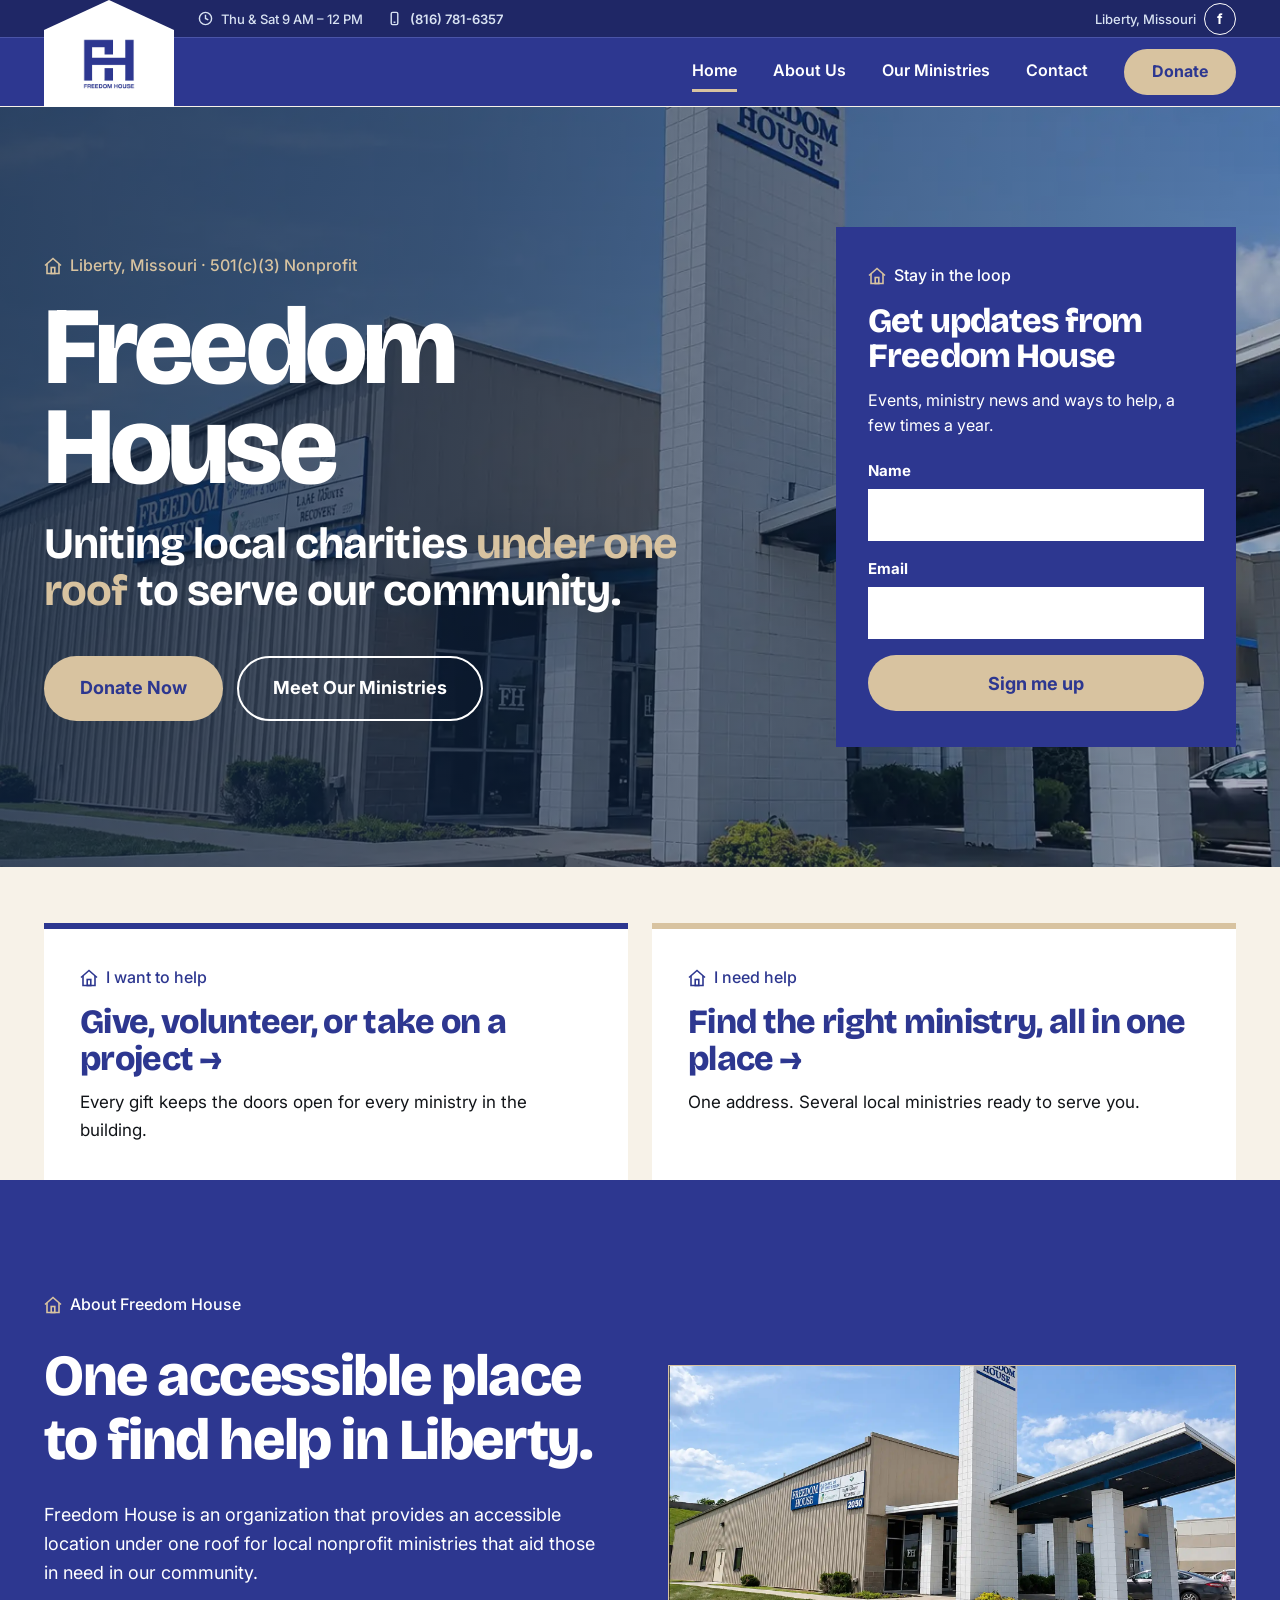
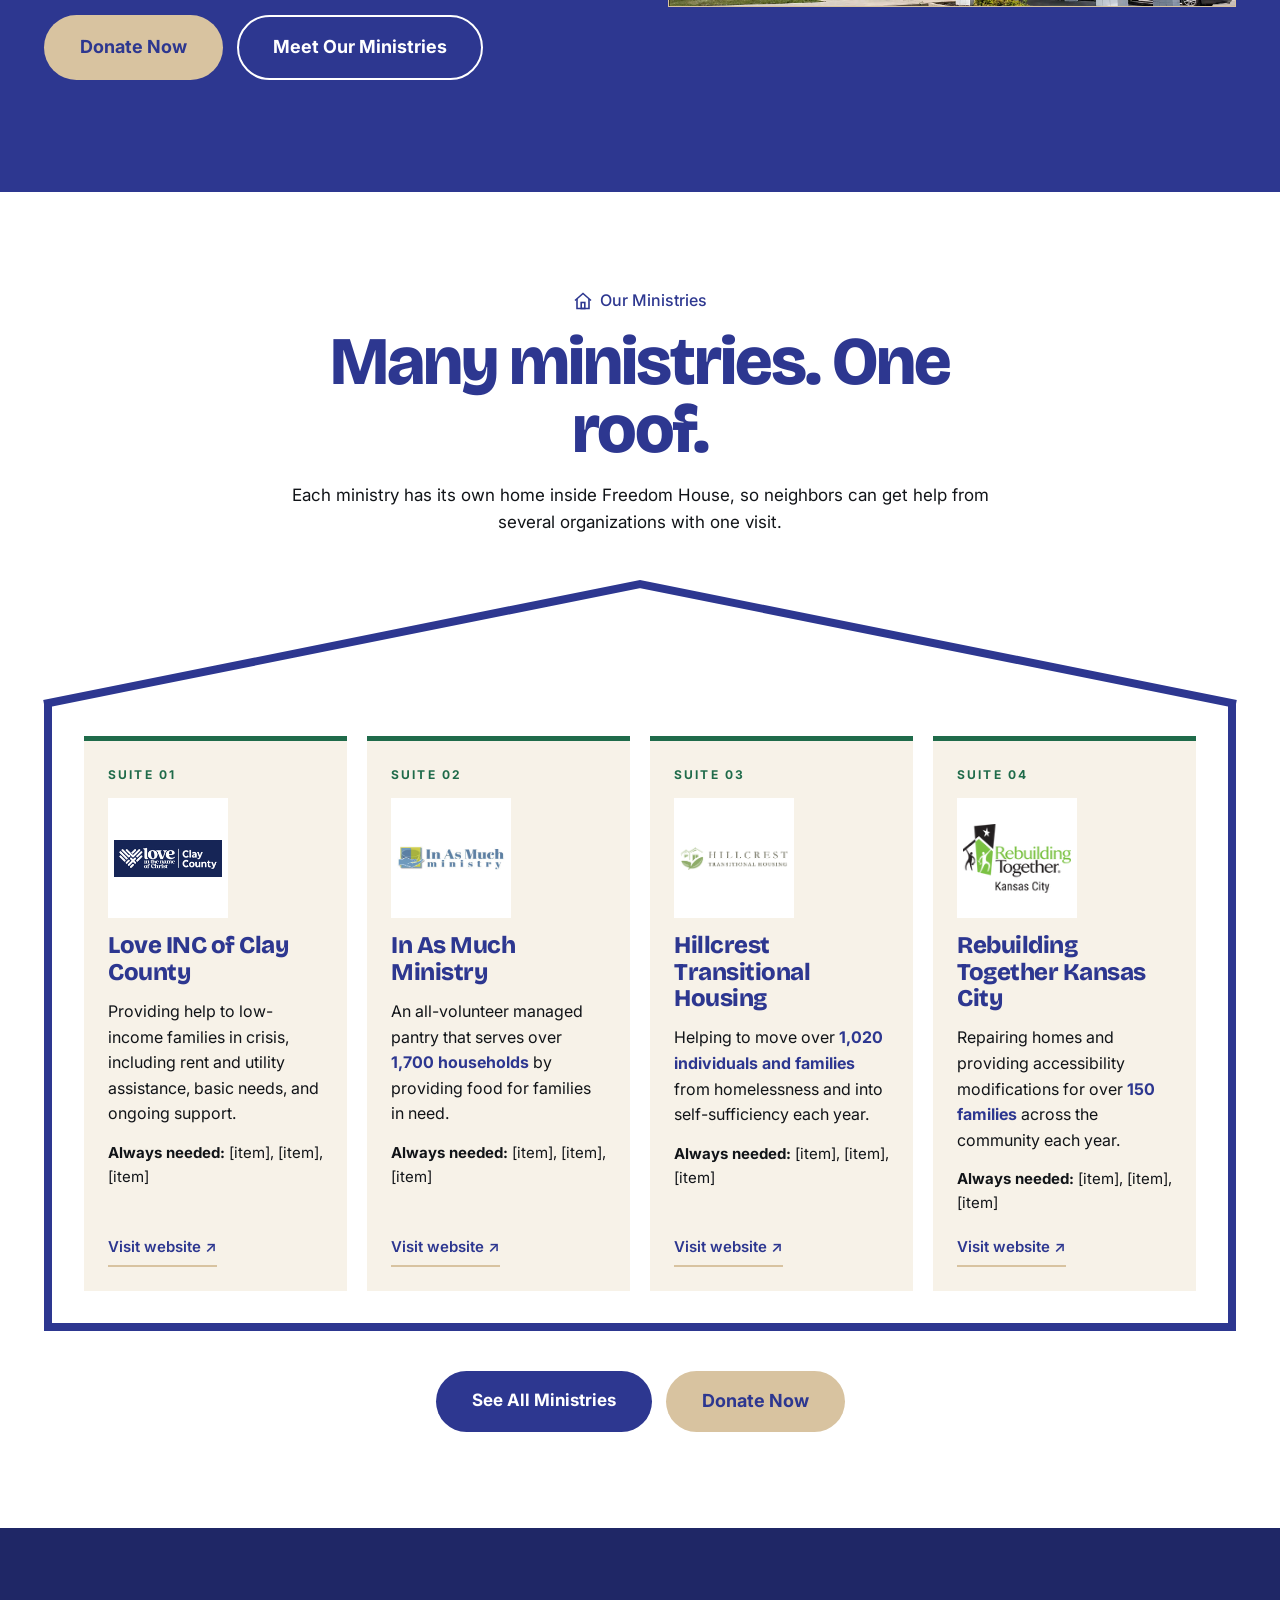
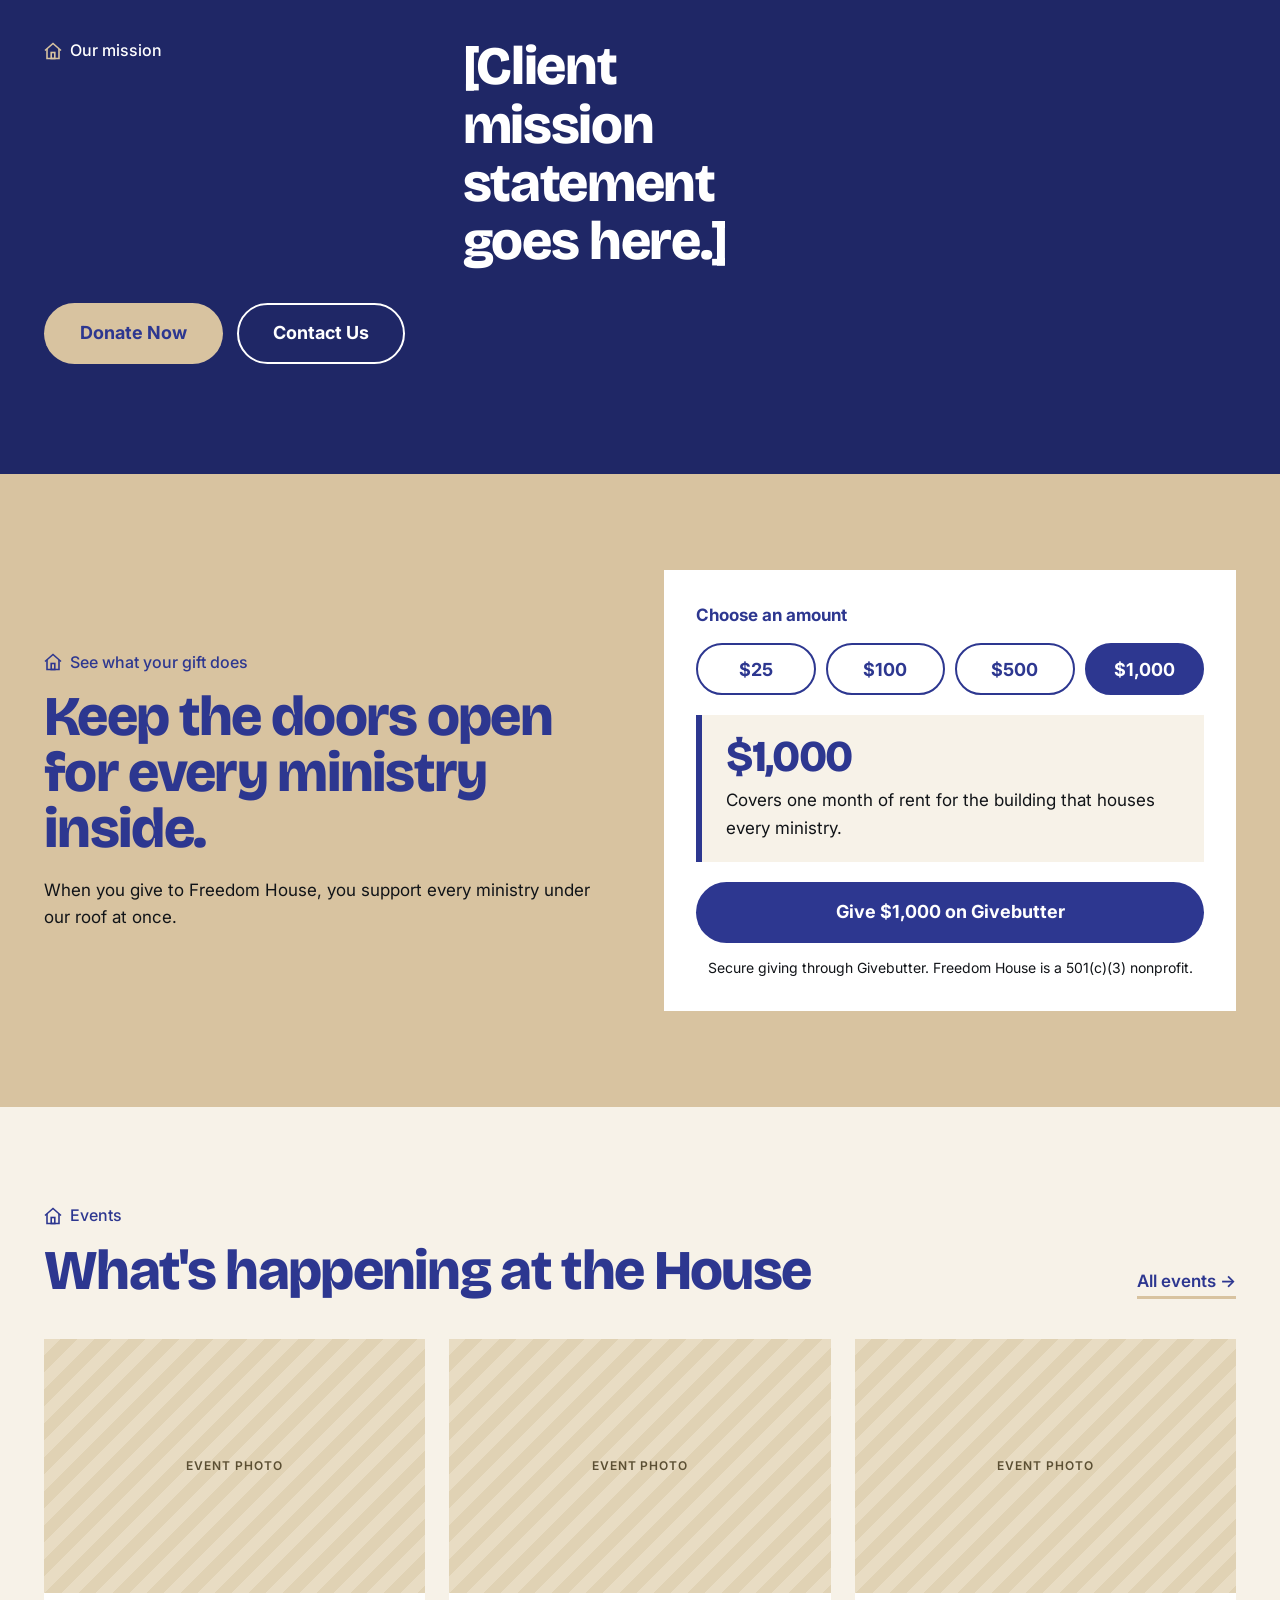
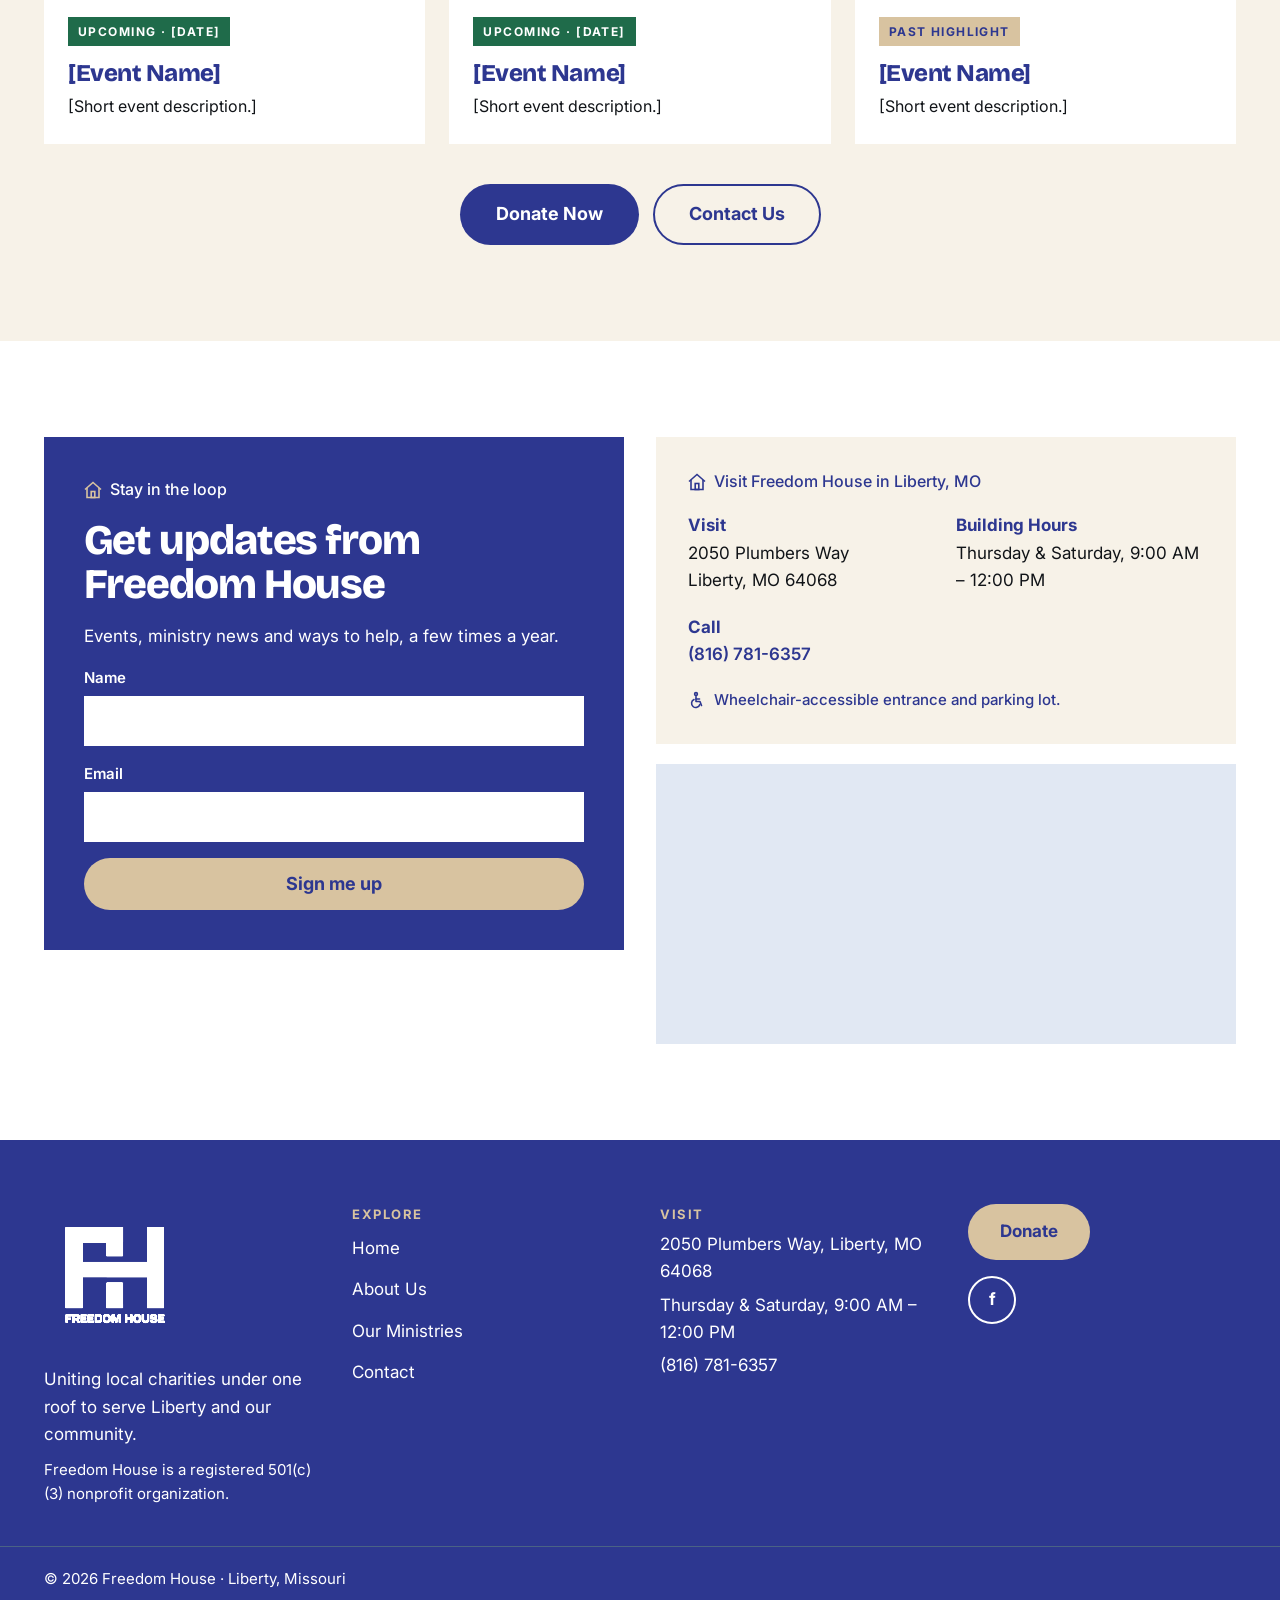
<file: site/index.html>
<!DOCTYPE html>
<html lang="en">
<head>
<meta charset="utf-8">
<meta name="viewport" content="width=device-width, initial-scale=1">
<title>Freedom House Liberty | Liberty Non Profit to Donate To</title>
<meta name="description" content="Freedom House in Liberty, MO: many ministries, one roof. A Liberty non profit to donate to and find help in one place.">
<meta property="og:title" content="Freedom House Liberty | Liberty Non Profit to Donate To">
<meta property="og:description" content="Freedom House in Liberty, MO: many ministries, one roof. A Liberty non profit to donate to and find help in one place.">
<meta property="og:type" content="website">
<meta property="og:image" content="assets/img/hero-entrance.webp">
<meta name="theme-color" content="#2D3790">
<link rel="icon" href="favicon.ico" sizes="any">
<link rel="icon" type="image/png" sizes="32x32" href="favicon-32x32.png">
<link rel="icon" type="image/png" sizes="16x16" href="favicon-16x16.png">
<link rel="apple-touch-icon" href="apple-touch-icon.png">
<link rel="manifest" href="site.webmanifest">
<link rel="preconnect" href="https://fonts.googleapis.com">
<link rel="preconnect" href="https://fonts.gstatic.com" crossorigin>
<link href="https://fonts.googleapis.com/css2?family=Bricolage+Grotesque:opsz,wght@12..96,700;12..96,800&family=Inter:wght@400;500;600;700&display=swap" rel="stylesheet">
<link rel="stylesheet" href="assets/css/site.css">
<script type="text/javascript">
    // Feedbucket review widget: only loads on the Cloudflare Pages preview domain.
    if (location.hostname === "freedom-house-site.pages.dev") (function(k) {
        let s=document.createElement('script');s.defer=true;
        s.src="https://cdn.feedbucket.app/assets/feedbucket.js";
        s.dataset.feedbucket=k;document.head.appendChild(s);
    })('yqIM7R64rlPyg68VlPbt')
</script>
</head>
<body data-page="index">
<a class="fh-skip" href="#main">Skip to content</a>
<div class="fh-head-spacer" aria-hidden="true"></div>
<header class="fh-header">
  <div class="fh-mini">
    <div class="fh-mini-in">
      <div class="fh-mini-group">
        <span class="fh-mini-item"><svg width="15" height="15" viewBox="0 0 16 16" fill="none" stroke="#D8E2F2" stroke-width="1.5" aria-hidden="true"><circle cx="8" cy="8" r="6.5"></circle><polyline points="8,4 8,8 11,9.5"></polyline></svg>Thu &amp; Sat 9 AM – 12 PM</span>
        <span class="fh-mini-item"><svg width="15" height="15" viewBox="0 0 16 16" fill="none" stroke="#D8E2F2" stroke-width="1.5" aria-hidden="true"><rect x="4.5" y="1.5" width="7" height="13" rx="1.5"></rect><line x1="7" y1="12" x2="9" y2="12"></line></svg><a href="tel:+18167816357">(816) 781-6357</a></span>
      </div>
      <div class="fh-mini-group fh-mini-right">
        <span>Liberty, Missouri</span>
        <a class="fh-soc" href="https://www.facebook.com/p/Freedom-House-Liberty-61550532695252/" target="_blank" rel="noopener" aria-label="Freedom House on Facebook">f</a>
      </div>
    </div>
  </div>
  <div class="fh-main">
    <div class="fh-main-in">
      <nav class="fh-nav" aria-label="Main">
        <a class="is-active" href="index.html" aria-current="page">Home</a>
        <a href="about.html">About Us</a>
        <a href="ministries.html">Our Ministries</a>
        <a href="contact.html">Contact</a>
      </nav>
      <a class="fh-donate" href="donate.html">Donate</a>
      <button class="fh-burger" type="button" aria-label="Menu" aria-expanded="false" aria-controls="fh-panel"><span></span><span></span><span></span></button>
    </div>
  </div>
  <div class="fh-house-layer">
    <div class="fh-house-box">
      <a class="fh-house" href="index.html" aria-label="Freedom House home"><img src="assets/img/freedom-house-logo.png" alt="Freedom House" width="447" height="447"></a>
    </div>
  </div>
  <nav class="fh-panel" id="fh-panel" aria-label="Mobile" hidden>
    <a class="is-active" href="index.html" aria-current="page"><span>Home</span></a>
    <a href="about.html"><span>About Us</span></a>
    <a href="ministries.html"><span>Our Ministries</span></a>
    <a href="contact.html"><span>Contact</span></a>
    <div class="fh-panel-info">
      <span class="fh-mini-item"><svg width="15" height="15" viewBox="0 0 16 16" fill="none" stroke="#D8E2F2" stroke-width="1.5" aria-hidden="true"><circle cx="8" cy="8" r="6.5"></circle><polyline points="8,4 8,8 11,9.5"></polyline></svg>Thu &amp; Sat 9 AM – 12 PM</span>
      <span class="fh-mini-item"><svg width="15" height="15" viewBox="0 0 16 16" fill="none" stroke="#D8E2F2" stroke-width="1.5" aria-hidden="true"><rect x="4.5" y="1.5" width="7" height="13" rx="1.5"></rect><line x1="7" y1="12" x2="9" y2="12"></line></svg><a href="tel:+18167816357">(816) 781-6357</a></span>
      <div class="fh-mini-group"><a class="fh-soc" href="https://www.facebook.com/p/Freedom-House-Liberty-61550532695252/" target="_blank" rel="noopener" aria-label="Freedom House on Facebook">f</a></div>
    </div>
  </nav>
</header>
<main id="main">
<section data-hero-photo-label="[ HERO PHOTO: Freedom House building — exterior or interior. Real photo only, no AI images. Keep the cross and the Freedom House sign in frame. ]" style="position: relative; color: rgb(255, 255, 255); overflow: hidden; min-height: min(max(680px, 85vh), 760px); display: flex; align-items: center; background: url(&quot;assets/img/hero-entrance.webp&quot;) center top / cover no-repeat rgb(45, 55, 144);">
  <div style="position: absolute; inset: 0px; background: linear-gradient(90deg, rgba(15, 35, 64, 0.8) 0%, rgba(15, 35, 64, 0.7) 35%, rgba(15, 35, 64, 0.35) 100%);"></div>
  <div style="position: relative; width: 100%; max-width: 1240px; margin: 0px auto; padding: 56px 24px; display: flex; flex-wrap: wrap; align-items: center; gap: 48px;">
    <div style="flex: 1 1 560px; max-width: 760px; min-width: 0px;">
      <p style="display: flex; align-items: center; gap: 8px; font-size: 16px; font-weight: 500; color: rgb(216, 195, 160); margin-bottom: 20px;"><svg width="18" height="18" viewBox="0 0 18 18" fill="none" stroke="#D8C3A0" stroke-width="1.6" stroke-linejoin="miter" style="flex: 0 0 auto;"><polyline points="1,8.5 9,1.5 17,8.5"></polyline><polyline points="3,7 3,16.5 15,16.5 15,7"></polyline><rect x="7.2" y="10.5" width="3.6" height="6"></rect></svg>Liberty, Missouri · 501(c)(3) Nonprofit</p>
      <h1 style="font-family: &quot;Bricolage Grotesque&quot;, sans-serif; font-weight: 800; font-size: clamp(64px, 8.6vw, 112px); line-height: 0.9; letter-spacing: -0.035em; color: rgb(255, 255, 255);">Freedom<br>House</h1>
      <p style="font-family: &quot;Bricolage Grotesque&quot;, sans-serif; font-weight: 700; font-size: clamp(30px, 3.4vw, 44px); line-height: 1.1; letter-spacing: -0.02em; color: rgb(255, 255, 255); margin: 24px 0px 40px; max-width: 700px;">Uniting local charities <span style="color: rgb(216, 195, 160);">under one roof</span> to serve our community.</p>
      <div style="display: flex; flex-wrap: wrap; gap: 14px;">
        <a class="hv-1 fh-cta" href="#donate" style="flex: 0 1 auto; max-width: 100%; text-align: center; display: flex; align-items: center; justify-content: center; background: rgb(216, 195, 160); color: rgb(45, 55, 144); padding: 18px 36px; min-height: 56px; border-radius: 999px; font-weight: 700; font-size: 18px;">Donate Now</a>
        <a class="hv-1 fh-cta" href="#ministries" style="flex: 0 1 auto; max-width: 100%; text-align: center; display: flex; align-items: center; justify-content: center; border: 2px solid rgb(255, 255, 255); color: rgb(255, 255, 255); padding: 16px 34px; min-height: 56px; border-radius: 999px; font-weight: 700; font-size: 18px;">Meet Our Ministries</a>
      </div>
    </div>
    <form data-signup="" style="flex: 0 1 400px; min-width: 0px; width: 100%; background: rgb(45, 55, 144); padding: 36px 32px;">
      <p style="display: flex; align-items: center; gap: 8px; font-size: 16px; font-weight: 500; color: rgb(255, 255, 255); margin-bottom: 14px;"><svg width="18" height="18" viewBox="0 0 18 18" fill="none" stroke="#D8C3A0" stroke-width="1.6" stroke-linejoin="miter" style="flex: 0 0 auto;"><polyline points="1,8.5 9,1.5 17,8.5"></polyline><polyline points="3,7 3,16.5 15,16.5 15,7"></polyline><rect x="7.2" y="10.5" width="3.6" height="6"></rect></svg>Stay in the loop</p>
      <h2 style="font-family: &quot;Bricolage Grotesque&quot;, sans-serif; font-weight: 800; font-size: 34px; line-height: 1.05; letter-spacing: -0.025em; color: rgb(255, 255, 255); margin-bottom: 14px;">Get updates from Freedom House</h2>
      <p style="font-size: 16px; color: rgb(255, 255, 255); margin-bottom: 20px;">Events, ministry news and ways to help, a few times a year.</p>
      <label for="hero-name" style="display: block; font-size: 15px; font-weight: 700; color: rgb(255, 255, 255); margin-bottom: 6px;">Name</label>
      <input id="hero-name" type="text" style="display: block; width: 100%; min-height: 52px; padding: 0px 16px; border: 0px; background: rgb(255, 255, 255); color: rgb(17, 20, 24); font: 500 17px Inter, sans-serif; margin-bottom: 16px;">
      <label for="hero-email" style="display: block; font-size: 15px; font-weight: 700; color: rgb(255, 255, 255); margin-bottom: 6px;">Email</label>
      <input id="hero-email" type="email" required="" style="display: block; width: 100%; min-height: 52px; padding: 0px 16px; border: 0px; background: rgb(255, 255, 255); color: rgb(17, 20, 24); font: 500 17px Inter, sans-serif; margin-bottom: 16px;">
      <button type="submit" style="display: block; width: 100%; min-height: 56px; border: 0px; border-radius: 999px; background: rgb(216, 195, 160); color: rgb(45, 55, 144); font: 700 18px Inter, sans-serif; cursor: pointer;"><span class="sc-interp">Sign me up</span></button>
    </form>
  </div></section>
<section style="max-width: 1240px; margin: 0px auto; padding: 56px 24px 0px; display: grid; grid-template-columns: repeat(auto-fit, minmax(min(100%, 420px), 1fr)); gap: 24px;">
  <a class="hv-2" href="donate.html" style="background: rgb(255, 255, 255); border-top: 6px solid rgb(45, 55, 144); padding: 36px; display: block; color: rgb(17, 20, 24);">
    <p style="display: flex; align-items: center; gap: 8px; font-size: 16px; font-weight: 500; color: rgb(45, 55, 144); margin-bottom: 12px;"><svg width="18" height="18" viewBox="0 0 18 18" fill="none" stroke="#2D3790" stroke-width="1.6" stroke-linejoin="miter" style="flex: 0 0 auto;"><polyline points="1,8.5 9,1.5 17,8.5"></polyline><polyline points="3,7 3,16.5 15,16.5 15,7"></polyline><rect x="7.2" y="10.5" width="3.6" height="6"></rect></svg>I want to help</p>
    <h2 style="font-family: &quot;Bricolage Grotesque&quot;, sans-serif; font-weight: 800; font-size: clamp(26px, 3vw, 34px); line-height: 1.1; letter-spacing: -0.02em; color: rgb(45, 55, 144); margin-bottom: 12px;">Give, volunteer, or take on a project →</h2>
    <p>Every gift keeps the doors open for every ministry in the building.</p>
  </a>
  <a class="hv-2" href="ministries.html" style="background: rgb(255, 255, 255); border-top: 6px solid rgb(216, 195, 160); padding: 36px; display: block; color: rgb(17, 20, 24);">
    <p style="display: flex; align-items: center; gap: 8px; font-size: 16px; font-weight: 500; color: rgb(45, 55, 144); margin-bottom: 12px;"><svg width="18" height="18" viewBox="0 0 18 18" fill="none" stroke="#2D3790" stroke-width="1.6" stroke-linejoin="miter" style="flex: 0 0 auto;"><polyline points="1,8.5 9,1.5 17,8.5"></polyline><polyline points="3,7 3,16.5 15,16.5 15,7"></polyline><rect x="7.2" y="10.5" width="3.6" height="6"></rect></svg>I need help</p>
    <h2 style="font-family: &quot;Bricolage Grotesque&quot;, sans-serif; font-weight: 800; font-size: clamp(26px, 3vw, 34px); line-height: 1.1; letter-spacing: -0.02em; color: rgb(45, 55, 144); margin-bottom: 12px;">Find the right ministry, all in one place →</h2>
    <p>One address. Several local ministries ready to serve you.</p>
  </a></section>
<section id="about" style="background: rgb(45, 55, 144);">
  <div style="max-width: 1240px; margin: 0px auto; padding: clamp(64px, 9vw, 112px) 24px; display: grid; grid-template-columns: repeat(auto-fit, minmax(min(100%, 360px), 1fr)); gap: 56px; align-items: center;">
    <div>
      <p style="display: flex; align-items: center; gap: 8px; font-size: 16px; font-weight: 500; color: rgb(255, 255, 255); margin-bottom: 28px;"><svg width="18" height="18" viewBox="0 0 18 18" fill="none" stroke="#D8C3A0" stroke-width="1.6" stroke-linejoin="miter"><polyline points="1,8.5 9,1.5 17,8.5"></polyline><polyline points="3,7 3,16.5 15,16.5 15,7"></polyline><rect x="7.2" y="10.5" width="3.6" height="6"></rect></svg>About Freedom House</p>
      <h2 style="font-family: &quot;Bricolage Grotesque&quot;, sans-serif; font-weight: 800; font-size: clamp(36px, 5vw, 58px); line-height: 1.1; letter-spacing: -0.025em; color: rgb(255, 255, 255); max-width: 640px; margin-bottom: 28px;">One accessible place to find help in Liberty.</h2>
      <p style="font-size: 18px; line-height: 1.6; color: rgb(255, 255, 255); max-width: 620px; margin-bottom: 28px;">Freedom House is an organization that provides an accessible location under one roof for local nonprofit ministries that aid those in need in our community.</p>
      <div style="display: flex; flex-wrap: wrap; gap: 14px;">
        <a class="hv-1 fh-cta" href="#donate" style="flex: 0 1 auto; max-width: 100%; text-align: center; display: flex; align-items: center; justify-content: center; background: rgb(216, 195, 160); color: rgb(45, 55, 144); padding: 18px 36px; min-height: 56px; border-radius: 999px; font-weight: 700; font-size: 18px;">Donate Now</a>
        <a class="hv-1 fh-cta" href="#ministries" style="flex: 0 1 auto; max-width: 100%; text-align: center; display: flex; align-items: center; justify-content: center; border: 2px solid rgb(255, 255, 255); color: rgb(255, 255, 255); padding: 16px 34px; min-height: 56px; border-radius: 999px; font-weight: 700; font-size: 18px;">Meet Our Ministries</a>
      </div>
    </div>
    <div style="aspect-ratio: 1918 / 820; border: 1px solid rgb(216, 195, 160); overflow: hidden;"><img src="assets/img/hero-entrance.webp" alt="Freedom House building exterior in Liberty, MO" style="display: block; width: 100%; height: 100%; object-fit: cover; object-position: center center;"></div>
  </div></section>
<section id="ministries" style="background: rgb(255, 255, 255); scroll-margin-top: 110px;">
  <div style="max-width: 1240px; margin: 0px auto; padding: 96px 24px;">
    <div style="text-align: center; max-width: 720px; margin: 0px auto 48px;">
      <p style="display: flex; align-items: center; gap: 8px; font-size: 16px; font-weight: 500; color: rgb(45, 55, 144); margin-bottom: 14px; justify-content: center;"><svg width="18" height="18" viewBox="0 0 18 18" fill="none" stroke="#2D3790" stroke-width="1.6" stroke-linejoin="miter" style="flex: 0 0 auto;"><polyline points="1,8.5 9,1.5 17,8.5"></polyline><polyline points="3,7 3,16.5 15,16.5 15,7"></polyline><rect x="7.2" y="10.5" width="3.6" height="6"></rect></svg>Our Ministries</p>
      <h2 style="font-family: &quot;Bricolage Grotesque&quot;, sans-serif; font-weight: 800; font-size: clamp(36px, 6vw, 68px); line-height: 1; letter-spacing: -0.03em; color: rgb(45, 55, 144); margin-bottom: 18px;">Many ministries. One roof.</h2>
      <p>Each ministry has its own home inside Freedom House, so neighbors can get help from several organizations with one visit.</p>
    </div>
    <svg viewBox="0 0 100 100" preserveAspectRatio="none" style="display: block; width: 100%; height: clamp(60px, 10vw, 120px); overflow: visible;"><polyline points="0,100 50,0 100,100" fill="none" stroke="#2D3790" stroke-width="8" vector-effect="non-scaling-stroke" stroke-linejoin="miter"></polyline></svg>
    <div style="border-width: 0px 8px 8px; border-style: none solid solid; border-color: currentcolor rgb(45, 55, 144) rgb(45, 55, 144); border-image: none; padding: 32px; display: grid; grid-template-columns: repeat(auto-fit, minmax(min(100%, 230px), 1fr)); gap: 20px; margin: 0px;">
      
        <article style="background: rgb(247, 242, 232); border-top: 5px solid rgb(31, 107, 74); padding: 24px; display: flex; flex-direction: column; gap: 14px;">
          <p style="font-size: 12px; font-weight: 700; letter-spacing: 0.18em; color: rgb(31, 107, 74);">SUITE <span class="sc-interp">01</span></p>
          <div style="width: 120px; height: 120px; flex: 0 0 auto; background: rgb(255, 255, 255); display: flex; align-items: center; justify-content: center;"><img src="assets/img/logos/love-inc.png" alt="Love INC of Clay County logo" style="display: block; height: 75%; width: auto; max-width: 90%; object-fit: contain;"></div>
          <h3 style="font-family: &quot;Bricolage Grotesque&quot;, sans-serif; font-weight: 800; font-size: 24px; line-height: 1.1; letter-spacing: -0.02em; color: rgb(45, 55, 144);"><span class="sc-interp">Love INC of Clay County</span></h3>
          <p style="font-size: 16px;"><span class="sc-interp">Providing help to low-income families in crisis, including rent and utility assistance, basic needs, and ongoing support.</span><b style="color: rgb(45, 55, 144);"><span class="sc-interp"></span></b><span class="sc-interp"></span></p>
          <p style="font-size: 15px;"><b>Always needed:</b> [item], [item], [item]</p>
          <a class="hv-3" href="https://loveincofclaycounty.org/" target="_blank" rel="noopener" style="margin-top: auto; align-self: flex-start; font-weight: 600; font-size: 15px; color: rgb(45, 55, 144); padding: 6px 0px; border-bottom: 2px solid rgb(216, 195, 160);">Visit website ↗</a>
        </article>
      
        <article style="background: rgb(247, 242, 232); border-top: 5px solid rgb(31, 107, 74); padding: 24px; display: flex; flex-direction: column; gap: 14px;">
          <p style="font-size: 12px; font-weight: 700; letter-spacing: 0.18em; color: rgb(31, 107, 74);">SUITE <span class="sc-interp">02</span></p>
          <div style="width: 120px; height: 120px; flex: 0 0 auto; background: rgb(255, 255, 255); display: flex; align-items: center; justify-content: center;"><img src="assets/img/logos/in-as-much.jpeg" alt="In As Much Ministry logo" style="display: block; width: 90%; height: auto; max-height: 100%; object-fit: contain;"></div>
          <h3 style="font-family: &quot;Bricolage Grotesque&quot;, sans-serif; font-weight: 800; font-size: 24px; line-height: 1.1; letter-spacing: -0.02em; color: rgb(45, 55, 144);"><span class="sc-interp">In As Much Ministry</span></h3>
          <p style="font-size: 16px;"><span class="sc-interp">An all-volunteer managed pantry that serves over </span><b style="color: rgb(45, 55, 144);"><span class="sc-interp">1,700 households</span></b><span class="sc-interp"> by providing food for families in need.</span></p>
          <p style="font-size: 15px;"><b>Always needed:</b> [item], [item], [item]</p>
          <a class="hv-3" href="https://www.inasmuchministry.org/" target="_blank" rel="noopener" style="margin-top: auto; align-self: flex-start; font-weight: 600; font-size: 15px; color: rgb(45, 55, 144); padding: 6px 0px; border-bottom: 2px solid rgb(216, 195, 160);">Visit website ↗</a>
        </article>
      
        <article style="background: rgb(247, 242, 232); border-top: 5px solid rgb(31, 107, 74); padding: 24px; display: flex; flex-direction: column; gap: 14px;">
          <p style="font-size: 12px; font-weight: 700; letter-spacing: 0.18em; color: rgb(31, 107, 74);">SUITE <span class="sc-interp">03</span></p>
          <div style="width: 120px; height: 120px; flex: 0 0 auto; background: rgb(255, 255, 255); display: flex; align-items: center; justify-content: center;"><img src="assets/img/logos/hillcrest.png" alt="Hillcrest Transitional Housing logo" style="display: block; width: 90%; height: auto; max-height: 100%; object-fit: contain;"></div>
          <h3 style="font-family: &quot;Bricolage Grotesque&quot;, sans-serif; font-weight: 800; font-size: 24px; line-height: 1.1; letter-spacing: -0.02em; color: rgb(45, 55, 144);"><span class="sc-interp">Hillcrest Transitional Housing</span></h3>
          <p style="font-size: 16px;"><span class="sc-interp">Helping to move over </span><b style="color: rgb(45, 55, 144);"><span class="sc-interp">1,020 individuals and families</span></b><span class="sc-interp"> from homelessness and into self-sufficiency each year.</span></p>
          <p style="font-size: 15px;"><b>Always needed:</b> [item], [item], [item]</p>
          <a class="hv-3" href="https://www.hillcrestkc.org/" target="_blank" rel="noopener" style="margin-top: auto; align-self: flex-start; font-weight: 600; font-size: 15px; color: rgb(45, 55, 144); padding: 6px 0px; border-bottom: 2px solid rgb(216, 195, 160);">Visit website ↗</a>
        </article>
      
        <article style="background: rgb(247, 242, 232); border-top: 5px solid rgb(31, 107, 74); padding: 24px; display: flex; flex-direction: column; gap: 14px;">
          <p style="font-size: 12px; font-weight: 700; letter-spacing: 0.18em; color: rgb(31, 107, 74);">SUITE <span class="sc-interp">04</span></p>
          <div style="width: 120px; height: 120px; flex: 0 0 auto; background: rgb(255, 255, 255); display: flex; align-items: center; justify-content: center;"><img src="assets/img/logos/rebuilding-together-kc.png" alt="Rebuilding Together Kansas City logo" style="display: block; height: 75%; width: auto; max-width: 90%; object-fit: contain;"></div>
          <h3 style="font-family: &quot;Bricolage Grotesque&quot;, sans-serif; font-weight: 800; font-size: 24px; line-height: 1.1; letter-spacing: -0.02em; color: rgb(45, 55, 144);"><span class="sc-interp">Rebuilding Together Kansas City</span></h3>
          <p style="font-size: 16px;"><span class="sc-interp">Repairing homes and providing accessibility modifications for over </span><b style="color: rgb(45, 55, 144);"><span class="sc-interp">150 families</span></b><span class="sc-interp"> across the community each year.</span></p>
          <p style="font-size: 15px;"><b>Always needed:</b> [item], [item], [item]</p>
          <a class="hv-3" href="https://rebuildingtogetherkc.org/" target="_blank" rel="noopener" style="margin-top: auto; align-self: flex-start; font-weight: 600; font-size: 15px; color: rgb(45, 55, 144); padding: 6px 0px; border-bottom: 2px solid rgb(216, 195, 160);">Visit website ↗</a>
        </article>
      
    </div>
    <div style="display: flex; flex-wrap: wrap; justify-content: center; gap: 14px; margin-top: 40px;">
<a class="hv-4" href="ministries.html" style="display: inline-block; background: rgb(45, 55, 144); color: rgb(255, 255, 255); padding: 16px 36px; min-height: 52px; border-radius: 999px; font-weight: 700;">See All Ministries</a>
<a class="hv-5" href="#donate" style="display: flex; align-items: center; justify-content: center; padding: 16px 36px; min-height: 56px; border-radius: 999px; font-weight: 700; font-size: 18px; background: rgb(216, 195, 160); color: rgb(45, 55, 144);">Donate Now</a></div>
  </div></section>
<section style="background: rgb(31, 39, 102); color: rgb(255, 255, 255);">
  <div style="max-width: 1240px; margin: 0px auto; padding: 110px 24px; display: grid; grid-template-columns: repeat(auto-fit, minmax(min(100%, 300px), 1fr)); gap: 32px 64px; align-items: start;">
    <p style="display: flex; align-items: center; gap: 8px; font-size: 16px; font-weight: 500; color: rgb(255, 255, 255); margin-bottom: 0px; max-width: 200px;"><svg width="18" height="18" viewBox="0 0 18 18" fill="none" stroke="#D8C3A0" stroke-width="1.6" stroke-linejoin="miter" style="flex: 0 0 auto;"><polyline points="1,8.5 9,1.5 17,8.5"></polyline><polyline points="3,7 3,16.5 15,16.5 15,7"></polyline><rect x="7.2" y="10.5" width="3.6" height="6"></rect></svg>Our mission</p>
    <p style="font-family: &quot;Bricolage Grotesque&quot;, sans-serif; font-weight: 800; font-size: clamp(30px, 4.5vw, 54px); line-height: 1.08; letter-spacing: -0.025em; grid-column: span 1;">[Client mission statement goes here.]</p>
    <div style="grid-column: 1 / -1; display: flex; flex-wrap: wrap; gap: 14px;">
<a class="hv-6" href="#donate" style="display: flex; align-items: center; justify-content: center; padding: 16px 36px; min-height: 56px; border-radius: 999px; font-weight: 700; font-size: 18px; background: rgb(216, 195, 160); color: rgb(45, 55, 144);">Donate Now</a>
<a class="hv-1" href="#visit" style="display: flex; align-items: center; justify-content: center; padding: 14px 34px; min-height: 56px; border-radius: 999px; font-weight: 700; font-size: 18px; border: 2px solid rgb(255, 255, 255); color: rgb(255, 255, 255);">Contact Us</a></div>
  </div></section>
<section id="donate" data-picker data-impacts="{&quot;$1,000&quot;: &quot;Covers one month of rent for the building that houses every ministry.&quot;}" data-impact-fallback="[Client to confirm impact]" style="background: rgb(216, 195, 160); scroll-margin-top: 110px;">
  <div style="max-width: 1240px; margin: 0px auto; padding: 96px 24px; display: grid; grid-template-columns: repeat(auto-fit, minmax(min(100%, 360px), 1fr)); gap: 48px; align-items: center;">
    <div>
      <p style="display: flex; align-items: center; gap: 8px; font-size: 16px; font-weight: 500; color: rgb(45, 55, 144); margin-bottom: 14px;"><svg width="18" height="18" viewBox="0 0 18 18" fill="none" stroke="#2D3790" stroke-width="1.6" stroke-linejoin="miter" style="flex: 0 0 auto;"><polyline points="1,8.5 9,1.5 17,8.5"></polyline><polyline points="3,7 3,16.5 15,16.5 15,7"></polyline><rect x="7.2" y="10.5" width="3.6" height="6"></rect></svg>See what your gift does</p>
      <h2 style="font-family: &quot;Bricolage Grotesque&quot;, sans-serif; font-weight: 800; font-size: clamp(34px, 5vw, 56px); line-height: 1; letter-spacing: -0.03em; color: rgb(45, 55, 144); margin-bottom: 20px;">Keep the doors open for every ministry inside.</h2>
      <p style="color: rgb(17, 20, 24);">When you give to Freedom House, you support every ministry under our roof at once.</p>
    </div>
    <div style="background: rgb(255, 255, 255); padding: 32px;">
      <p style="font-weight: 700; color: rgb(45, 55, 144); margin-bottom: 14px;">Choose an amount</p>
      <div style="display: grid; grid-template-columns: repeat(auto-fit, minmax(90px, 1fr)); gap: 10px; margin-bottom: 20px;">
        
          <button type="button" data-amount="$25" style="cursor: pointer; min-height: 52px; border: 2px solid rgb(45, 55, 144); border-radius: 999px; font: 700 18px Inter, sans-serif; background: rgb(255, 255, 255); color: rgb(45, 55, 144);"><span class="sc-interp">$25</span></button>
        
          <button type="button" data-amount="$100" style="cursor: pointer; min-height: 52px; border: 2px solid rgb(45, 55, 144); border-radius: 999px; font: 700 18px Inter, sans-serif; background: rgb(255, 255, 255); color: rgb(45, 55, 144);"><span class="sc-interp">$100</span></button>
        
          <button type="button" data-amount="$500" style="cursor: pointer; min-height: 52px; border: 2px solid rgb(45, 55, 144); border-radius: 999px; font: 700 18px Inter, sans-serif; background: rgb(255, 255, 255); color: rgb(45, 55, 144);"><span class="sc-interp">$500</span></button>
        
          <button type="button" data-amount="$1,000" style="cursor: pointer; min-height: 52px; border: 2px solid rgb(45, 55, 144); border-radius: 999px; font: 700 18px Inter, sans-serif; background: rgb(45, 55, 144); color: rgb(255, 255, 255);"><span class="sc-interp">$1,000</span></button>
        
      </div>
      <div style="background: rgb(247, 242, 232); border-left: 6px solid rgb(45, 55, 144); padding: 20px 24px; margin-bottom: 20px;">
        <p data-bind="amount" style="font-family: &quot;Bricolage Grotesque&quot;, sans-serif; font-weight: 800; font-size: 44px; line-height: 1; letter-spacing: -0.03em; color: rgb(45, 55, 144); margin-bottom: 8px;"><span class="sc-interp">$1,000</span></p>
        <p data-bind="impact"><span class="sc-interp">Covers one month of rent for the building that houses every ministry.</span></p>
      </div>
      <a class="hv-4" href="#GIVEBUTTER_LINK" data-bind="give" style="display: block; text-align: center; background: rgb(45, 55, 144); color: rgb(255, 255, 255); padding: 16px; min-height: 52px; border-radius: 999px; font-weight: 700; font-size: 18px;"><span class="sc-interp">Give $1,000 on Givebutter</span></a>
      <p style="font-size: 14px; margin-top: 14px; text-align: center;">Secure giving through Givebutter. Freedom House is a 501(c)(3) nonprofit.</p>
    </div>
  </div></section>
<section style="max-width: 1240px; margin: 0px auto; padding: 96px 24px;">
  <div style="display: flex; flex-wrap: wrap; justify-content: space-between; align-items: end; gap: 16px; margin-bottom: 40px;">
    <div>
      <p style="display: flex; align-items: center; gap: 8px; font-size: 16px; font-weight: 500; color: rgb(45, 55, 144); margin-bottom: 14px;"><svg width="18" height="18" viewBox="0 0 18 18" fill="none" stroke="#2D3790" stroke-width="1.6" stroke-linejoin="miter" style="flex: 0 0 auto;"><polyline points="1,8.5 9,1.5 17,8.5"></polyline><polyline points="3,7 3,16.5 15,16.5 15,7"></polyline><rect x="7.2" y="10.5" width="3.6" height="6"></rect></svg>Events</p>
      <h2 style="font-family: &quot;Bricolage Grotesque&quot;, sans-serif; font-weight: 800; font-size: clamp(34px, 5vw, 56px); line-height: 1; letter-spacing: -0.03em; color: rgb(45, 55, 144);">What's happening at the House</h2>
    </div>
    <a href="about.html#ab-present" style="font-weight: 600; color: rgb(45, 55, 144); border-bottom: 3px solid rgb(216, 195, 160);">All events →</a>
  </div>
  <div style="display: grid; grid-template-columns: repeat(auto-fit, minmax(min(100%, 300px), 1fr)); gap: 24px;">
    
      <article style="background: rgb(255, 255, 255);">
        <div style="aspect-ratio: 3 / 2; background: repeating-linear-gradient(135deg, rgb(232, 220, 195) 0px, rgb(232, 220, 195) 12px, rgb(224, 210, 180) 12px, rgb(224, 210, 180) 24px); display: grid; place-items: center; font-size: 12px; font-weight: 600; letter-spacing: 0.08em; color: rgb(91, 79, 51);">EVENT PHOTO</div>
        <div style="padding: 24px;">
          <span style="display: inline-block; font-size: 12px; font-weight: 700; letter-spacing: 0.12em; padding: 5px 10px; margin-bottom: 14px; background: rgb(31, 107, 74); color: rgb(255, 255, 255);"><span class="sc-interp">UPCOMING · [DATE]</span></span>
          <h3 style="font-family: &quot;Bricolage Grotesque&quot;, sans-serif; font-weight: 800; font-size: 24px; line-height: 1.1; letter-spacing: -0.02em; color: rgb(45, 55, 144); margin-bottom: 8px;">[Event Name]</h3>
          <p style="font-size: 16px;">[Short event description.]</p>
        </div>
      </article>
    
      <article style="background: rgb(255, 255, 255);">
        <div style="aspect-ratio: 3 / 2; background: repeating-linear-gradient(135deg, rgb(232, 220, 195) 0px, rgb(232, 220, 195) 12px, rgb(224, 210, 180) 12px, rgb(224, 210, 180) 24px); display: grid; place-items: center; font-size: 12px; font-weight: 600; letter-spacing: 0.08em; color: rgb(91, 79, 51);">EVENT PHOTO</div>
        <div style="padding: 24px;">
          <span style="display: inline-block; font-size: 12px; font-weight: 700; letter-spacing: 0.12em; padding: 5px 10px; margin-bottom: 14px; background: rgb(31, 107, 74); color: rgb(255, 255, 255);"><span class="sc-interp">UPCOMING · [DATE]</span></span>
          <h3 style="font-family: &quot;Bricolage Grotesque&quot;, sans-serif; font-weight: 800; font-size: 24px; line-height: 1.1; letter-spacing: -0.02em; color: rgb(45, 55, 144); margin-bottom: 8px;">[Event Name]</h3>
          <p style="font-size: 16px;">[Short event description.]</p>
        </div>
      </article>
    
      <article style="background: rgb(255, 255, 255);">
        <div style="aspect-ratio: 3 / 2; background: repeating-linear-gradient(135deg, rgb(232, 220, 195) 0px, rgb(232, 220, 195) 12px, rgb(224, 210, 180) 12px, rgb(224, 210, 180) 24px); display: grid; place-items: center; font-size: 12px; font-weight: 600; letter-spacing: 0.08em; color: rgb(91, 79, 51);">EVENT PHOTO</div>
        <div style="padding: 24px;">
          <span style="display: inline-block; font-size: 12px; font-weight: 700; letter-spacing: 0.12em; padding: 5px 10px; margin-bottom: 14px; background: rgb(216, 195, 160); color: rgb(45, 55, 144);"><span class="sc-interp">PAST HIGHLIGHT</span></span>
          <h3 style="font-family: &quot;Bricolage Grotesque&quot;, sans-serif; font-weight: 800; font-size: 24px; line-height: 1.1; letter-spacing: -0.02em; color: rgb(45, 55, 144); margin-bottom: 8px;">[Event Name]</h3>
          <p style="font-size: 16px;">[Short event description.]</p>
        </div>
      </article>
    
  </div>
  <div style="display: flex; flex-wrap: wrap; justify-content: center; gap: 14px; margin-top: 40px;">
<a class="hv-7" href="#donate" style="display: flex; align-items: center; justify-content: center; padding: 16px 36px; min-height: 56px; border-radius: 999px; font-weight: 700; font-size: 18px; background: rgb(45, 55, 144); color: rgb(255, 255, 255);">Donate Now</a>
<a class="hv-5" href="#visit" style="display: flex; align-items: center; justify-content: center; padding: 14px 34px; min-height: 56px; border-radius: 999px; font-weight: 700; font-size: 18px; border: 2px solid rgb(45, 55, 144); color: rgb(45, 55, 144);">Contact Us</a></div></section>
<section id="visit" style="background: rgb(255, 255, 255);">
  <div style="max-width: 1240px; margin: 0px auto; padding: 96px 24px; display: grid; grid-template-columns: repeat(auto-fit, minmax(min(100%, 380px), 1fr)); gap: 32px; align-items: start;">
    <form data-signup="" style="background: rgb(45, 55, 144); color: rgb(255, 255, 255); padding: 40px; display: flex; flex-direction: column; gap: 16px;">
      <p style="display: flex; align-items: center; gap: 8px; font-size: 16px; font-weight: 500; color: rgb(255, 255, 255); margin-bottom: 0px;"><svg width="18" height="18" viewBox="0 0 18 18" fill="none" stroke="#D8C3A0" stroke-width="1.6" stroke-linejoin="miter" style="flex: 0 0 auto;"><polyline points="1,8.5 9,1.5 17,8.5"></polyline><polyline points="3,7 3,16.5 15,16.5 15,7"></polyline><rect x="7.2" y="10.5" width="3.6" height="6"></rect></svg>Stay in the loop</p>
      <h2 style="font-family: &quot;Bricolage Grotesque&quot;, sans-serif; font-weight: 800; font-size: clamp(30px, 4vw, 42px); line-height: 1.05; letter-spacing: -0.025em;">Get updates from Freedom House</h2>
      <p>Events, ministry news and ways to help, a few times a year.</p>
      <label style="display: flex; flex-direction: column; gap: 6px; font-weight: 600; font-size: 15px;">Name<input style="min-height: 50px; padding: 0px 14px; font: 17px Inter, sans-serif; border: 0px; background: rgb(255, 255, 255); color: rgb(17, 20, 24);"></label>
      <label style="display: flex; flex-direction: column; gap: 6px; font-weight: 600; font-size: 15px;">Email<input type="email" style="min-height: 50px; padding: 0px 14px; font: 17px Inter, sans-serif; border: 0px; background: rgb(255, 255, 255); color: rgb(17, 20, 24);"></label>
      <button type="submit" style="min-height: 52px; cursor: pointer; background: rgb(216, 195, 160); color: rgb(45, 55, 144); border: 0px; border-radius: 999px; font: 700 18px Inter, sans-serif;"><span class="sc-interp">Sign me up</span></button>
    </form>
    <div style="display: flex; flex-direction: column; gap: 20px;">
      <div style="background: rgb(247, 242, 232); padding: 32px;">
        <p style="display: flex; align-items: center; gap: 8px; font-size: 16px; font-weight: 500; color: rgb(45, 55, 144); margin-bottom: 18px;"><svg width="18" height="18" viewBox="0 0 18 18" fill="none" stroke="#2D3790" stroke-width="1.6" stroke-linejoin="miter" style="flex: 0 0 auto;"><polyline points="1,8.5 9,1.5 17,8.5"></polyline><polyline points="3,7 3,16.5 15,16.5 15,7"></polyline><rect x="7.2" y="10.5" width="3.6" height="6"></rect></svg>Visit Freedom House in Liberty, MO</p>
        <div style="display: grid; grid-template-columns: repeat(auto-fit, minmax(160px, 1fr)); gap: 20px;">
          <div><b style="color: rgb(45, 55, 144);">Visit</b>
<p>2050 Plumbers Way<br>Liberty, MO 64068</p></div>
          <div><b style="color: rgb(45, 55, 144);">Building Hours</b>
<p>Thursday &amp; Saturday, 9:00 AM – 12:00 PM</p></div>
          <div><b style="color: rgb(45, 55, 144);">Call</b>
<p>
<a href="tel:+18167816357" style="color: rgb(45, 55, 144); font-weight: 600;">(816) 781-6357</a></p></div>
                  </div>
        <p style="display: flex; align-items: center; gap: 8px; margin-top: 20px; font-size: 15px; font-weight: 500; color: rgb(45, 55, 144);"><svg width="18" height="18" viewBox="0 0 18 18" fill="none" stroke="#2D3790" stroke-width="1.6" stroke-linecap="round" stroke-linejoin="round" style="flex: 0 0 auto;"><circle cx="8" cy="3" r="1.4"></circle><path d="M8 5.5v5h4l1.5 4"></path><path d="M8 8h3.5"></path><path d="M6 8.5a4.2 4.2 0 1 0 5.8 5"></path></svg>Wheelchair-accessible entrance and parking lot.</p>
      </div>
      <div style="position: relative; flex: 1 1 auto; min-height: 280px; background: rgb(225, 232, 243);"><iframe title="Map of Freedom House, 2050 Plumbers Way, Liberty, MO 64068" src="https://www.google.com/maps/embed?pb=!1m18!1m12!1m3!1d2795.8276488887846!2d-94.4541886!3d39.2544447!2m3!1f0!2f0!3f0!3m2!1i1024!2i768!4f13.1!3m3!1m2!1s0x87c055970084088f%3A0x9d5f7460d7dbd4f4!2sFreedom%20House!5e1!3m2!1sen!2sph!4v1795449360597!5m2!1sen!2sph" loading="lazy" allowfullscreen referrerpolicy="strict-origin-when-cross-origin" style="position: absolute; inset: 0px; width: 100%; height: 100%; border: 0px;"></iframe></div>
    </div>
  </div></section></main>
<footer style="background: rgb(45, 55, 144); color: rgb(255, 255, 255);">
  <div style="max-width: 1240px; margin: 0px auto; padding: 64px 24px 40px; display: grid; grid-template-columns: repeat(auto-fit, minmax(min(100%, 220px), 1fr)); gap: 40px;">
    <div>
      <img src="assets/img/freedom-house-logo.png" alt="Freedom House logo" style="width: 170px; height: auto; display: block; margin: -14px 0px 6px -14px; filter: invert(1) grayscale(1) brightness(10); mix-blend-mode: screen;">
      <p style="margin-bottom: 10px;">Uniting local charities under one roof to serve Liberty and our community.</p>
      <p style="font-size: 15px;">Freedom House is a registered 501(c)(3) nonprofit organization.</p>
    </div>
    <div style="display: flex; flex-direction: column; gap: 6px;">
      <b style="color: rgb(216, 195, 160); letter-spacing: 0.12em; font-size: 13px;">EXPLORE</b>
      <a href="index.html" style="color: rgb(255, 255, 255); padding: 4px 0px;">Home</a>
<a href="about.html" style="color: rgb(255, 255, 255); padding: 4px 0px;">About Us</a>
<a href="ministries.html" style="color: rgb(255, 255, 255); padding: 4px 0px;">Our Ministries</a>
<a href="contact.html" style="color: rgb(255, 255, 255); padding: 4px 0px;">Contact</a>
    </div>
    <div style="display: flex; flex-direction: column; gap: 6px;">
      <b style="color: rgb(216, 195, 160); letter-spacing: 0.12em; font-size: 13px;">VISIT</b>
      <span>2050 Plumbers Way, Liberty, MO 64068</span>
<span>Thursday &amp; Saturday, 9:00 AM – 12:00 PM</span>
<a href="tel:+18167816357" style="color: rgb(255, 255, 255);">(816) 781-6357</a>
    </div>
    <div style="display: flex; flex-direction: column; gap: 16px; align-items: flex-start;">
      <a class="hv-1" href="#GIVEBUTTER_LINK" style="background: rgb(216, 195, 160); color: rgb(45, 55, 144); padding: 14px 32px; min-height: 48px; border-radius: 999px; font-weight: 700;">Donate</a>
      <div style="display: flex; gap: 10px;">
        <a href="https://www.facebook.com/p/Freedom-House-Liberty-61550532695252/" target="_blank" rel="noopener" aria-label="Freedom House on Facebook" data-social style="width: 48px; height: 48px; border: 2px solid rgb(255, 255, 255); border-radius: 50%; color: rgb(255, 255, 255); display: grid; place-items: center; font-weight: 700;">f</a>
      </div>
    </div>
  </div>
  <div style="border-top: 1px solid rgb(74, 98, 133);">
<div style="max-width: 1240px; margin: 0px auto; padding: 20px 24px; font-size: 15px;">© 2026 Freedom House · Liberty, Missouri</div></div></footer>
<script src="assets/js/site.js" defer></script>
</body>
</html>
</file>
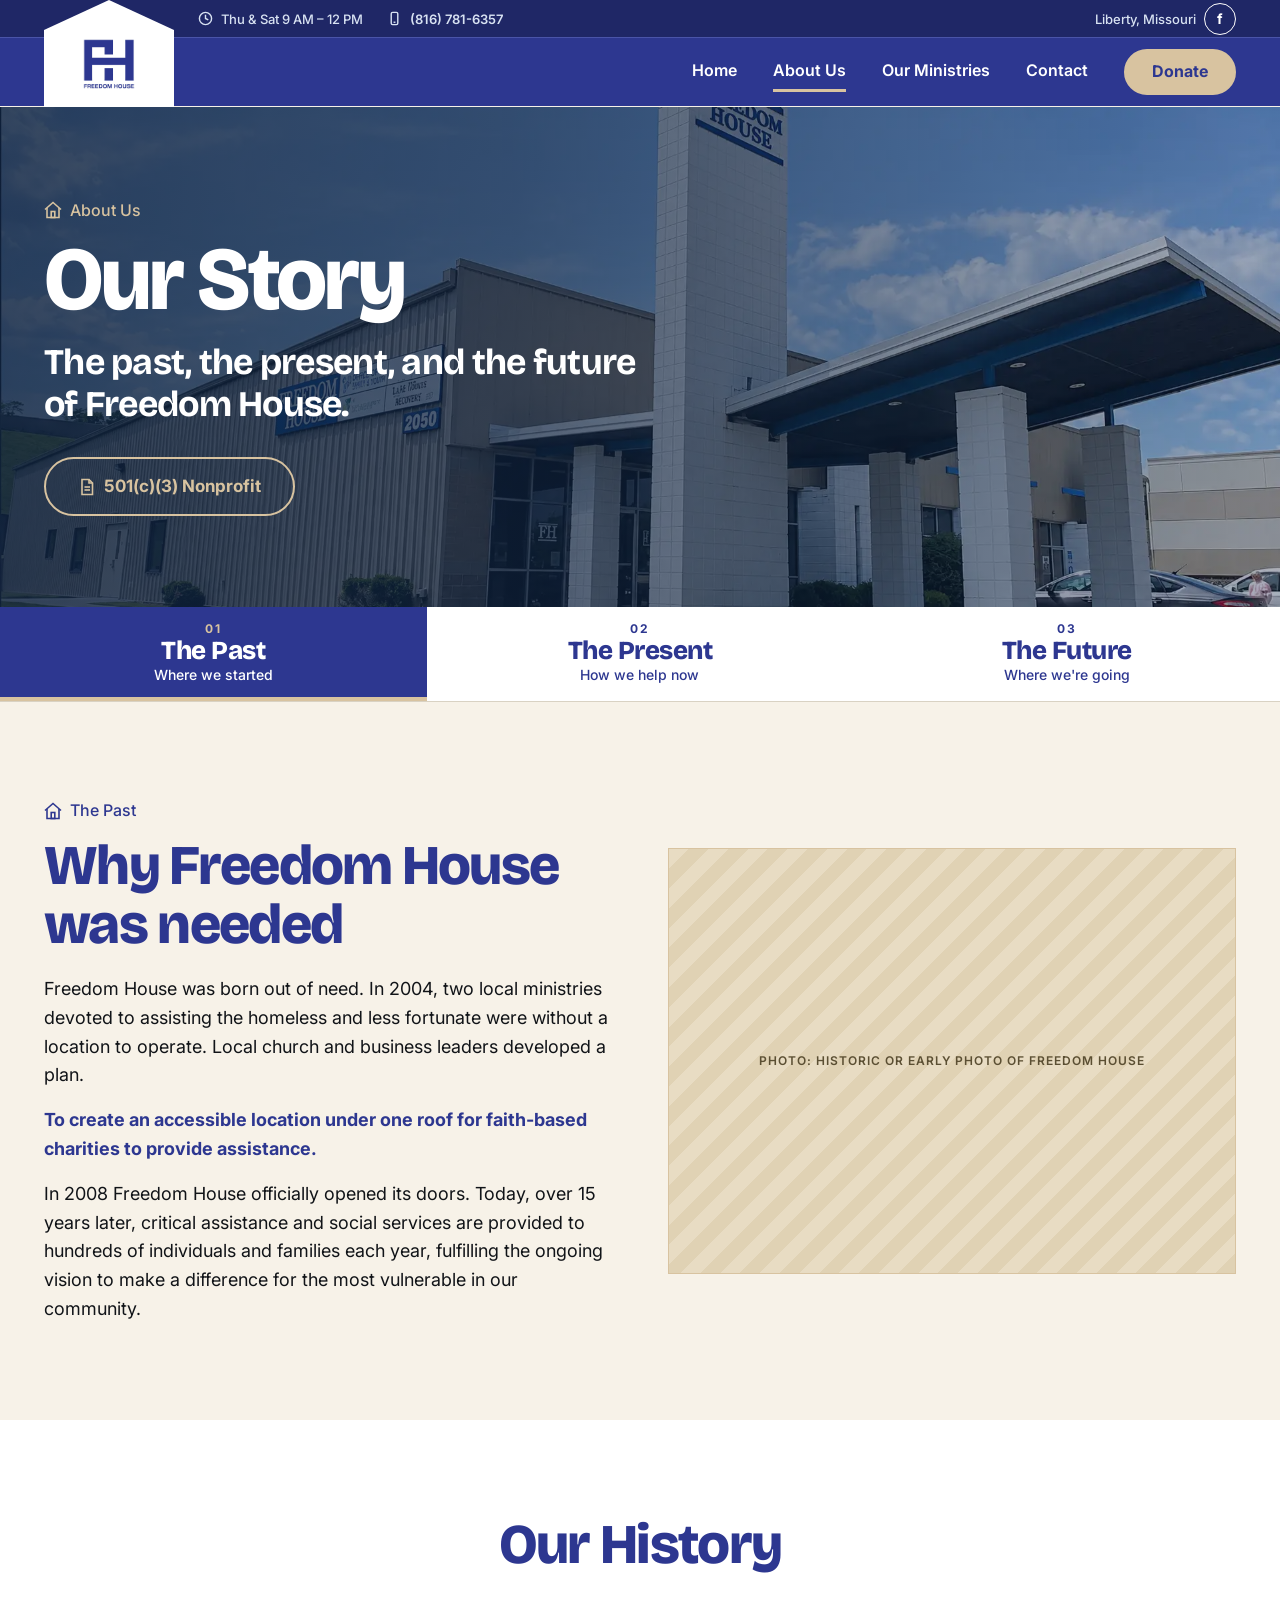
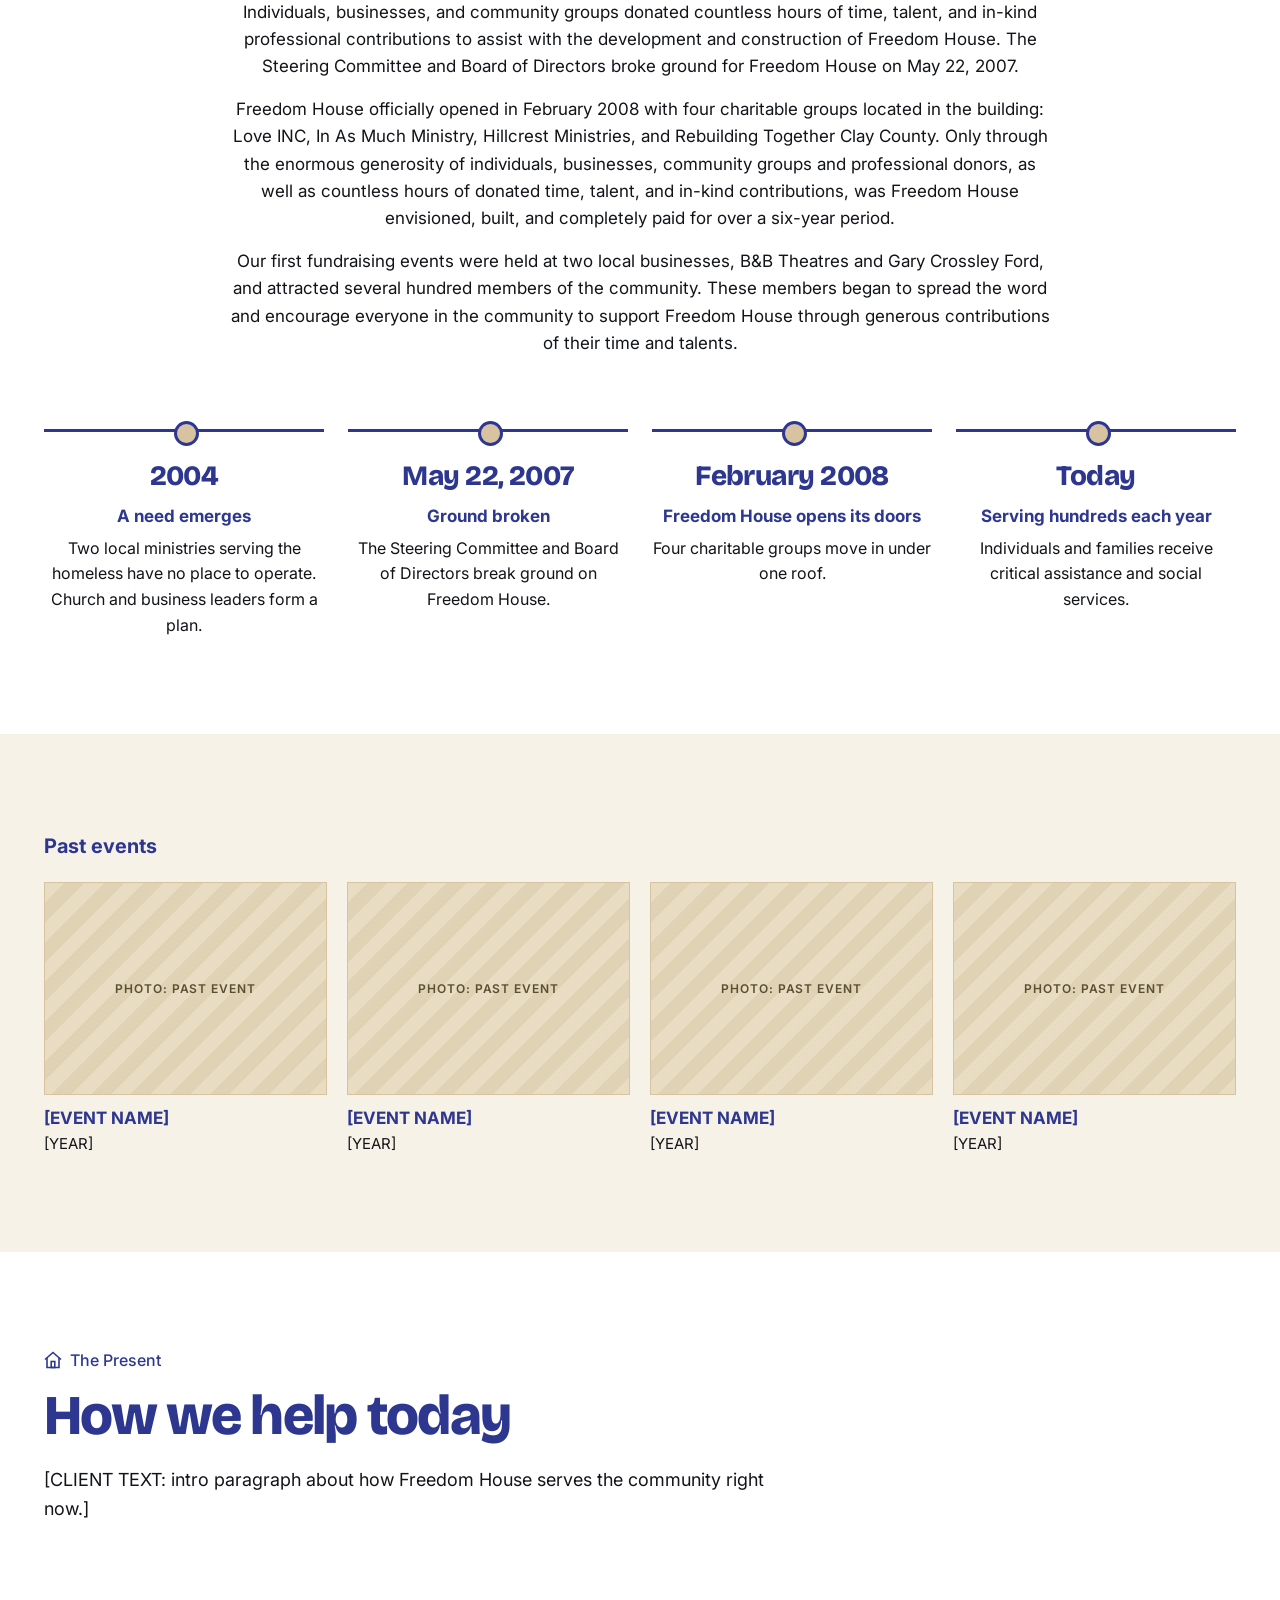
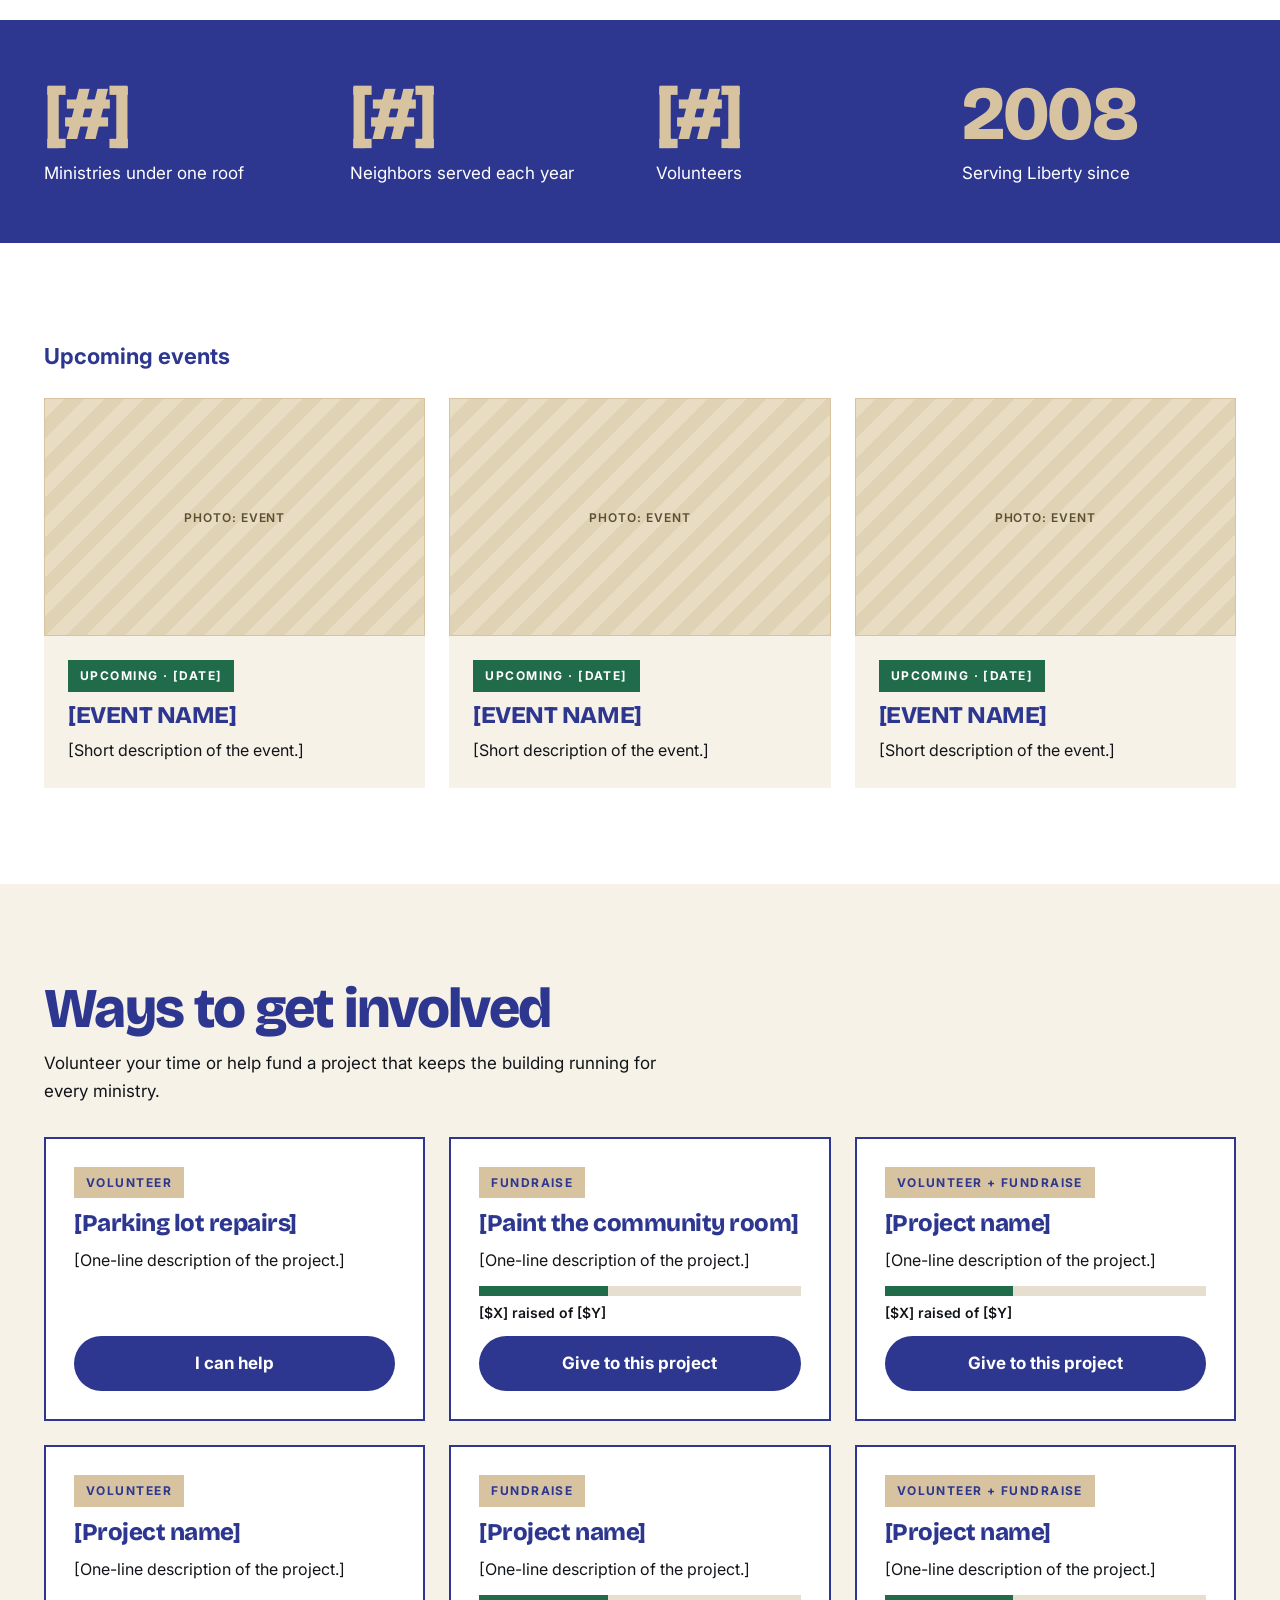
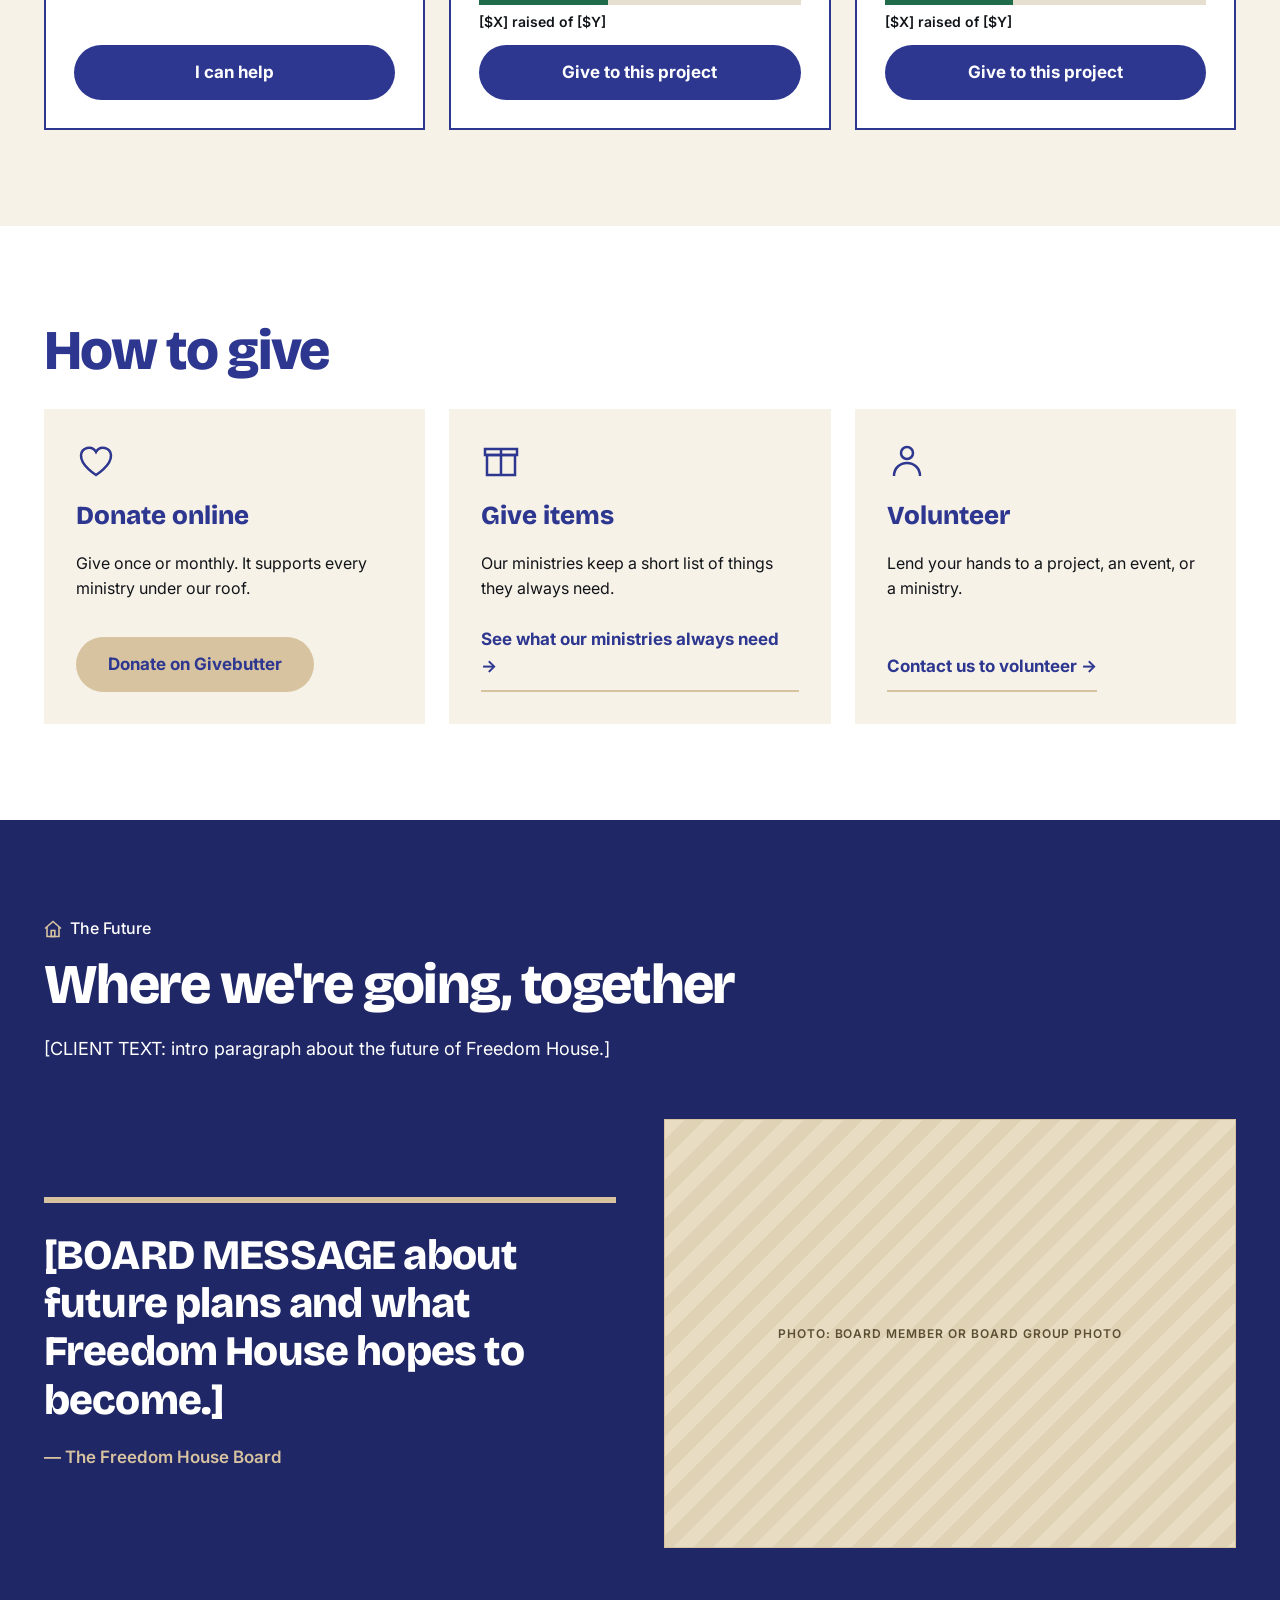
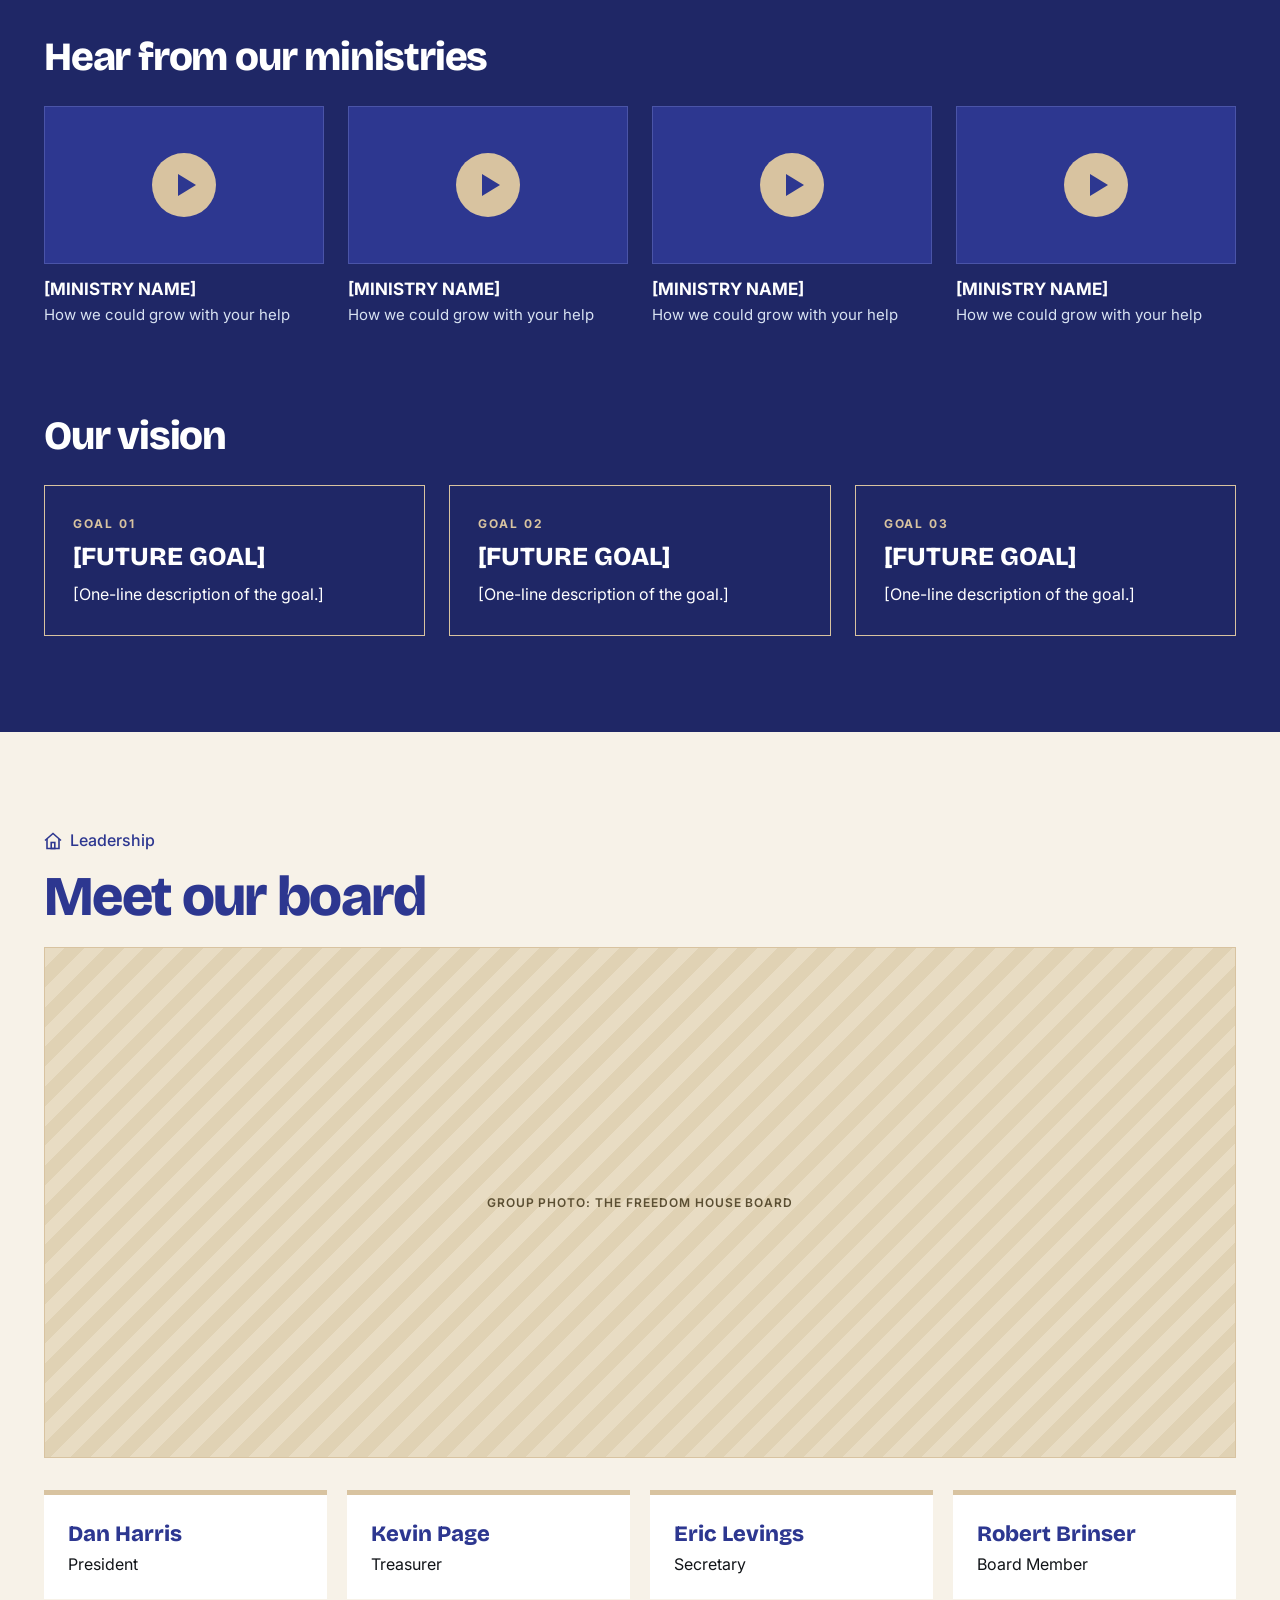
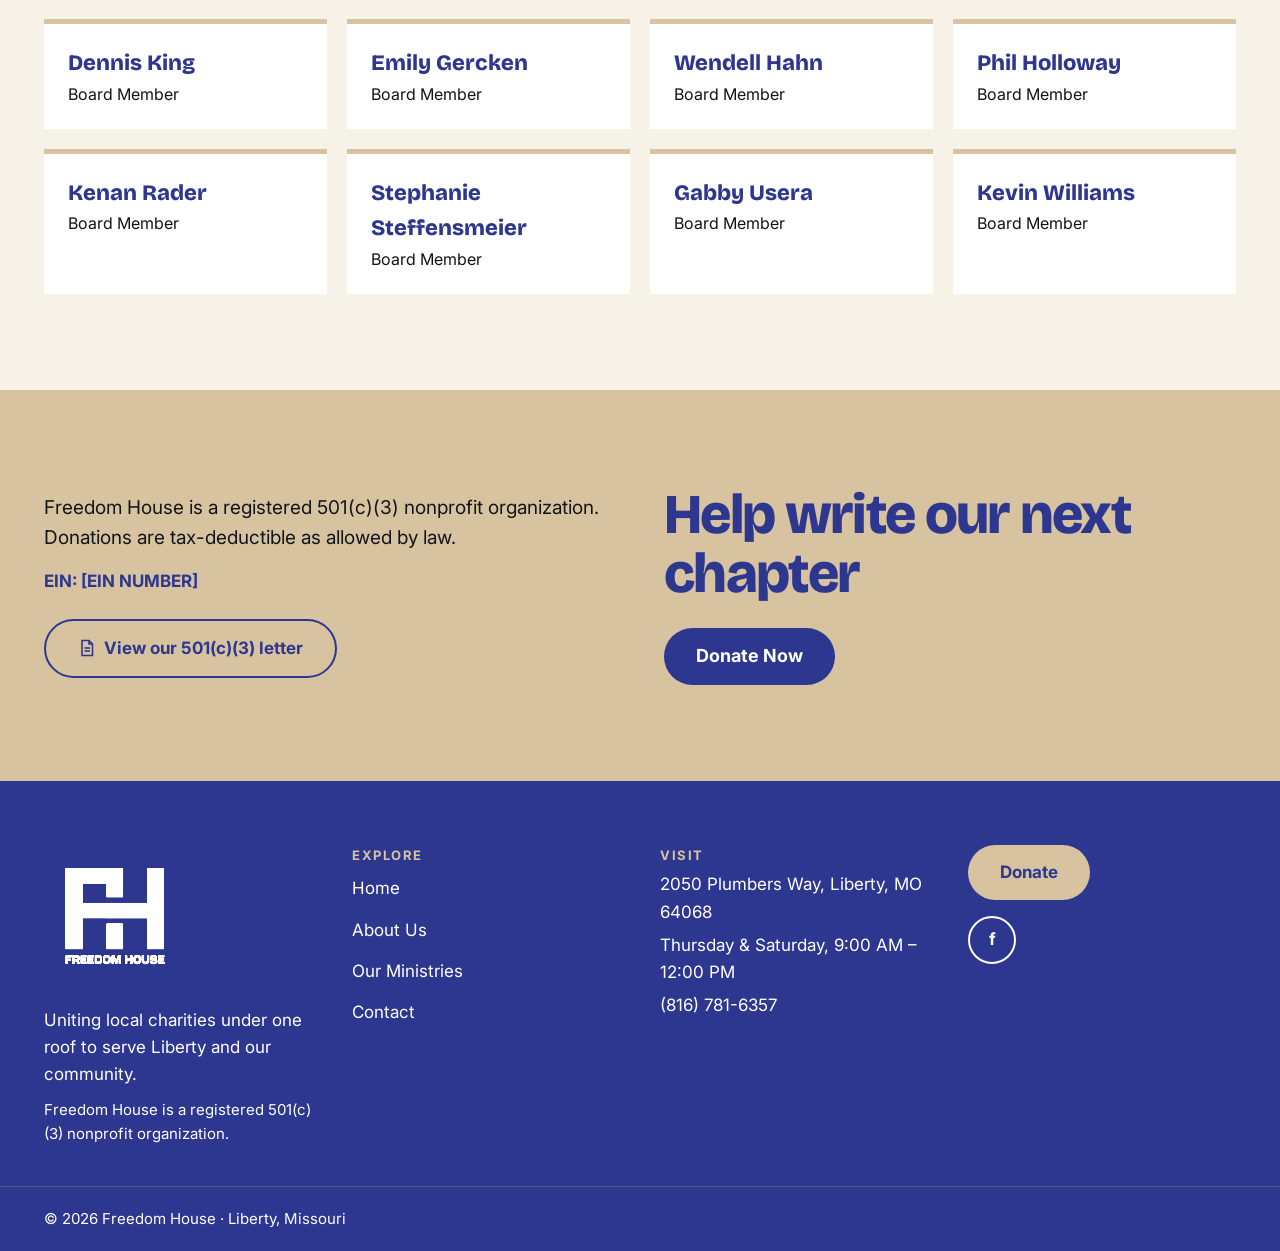
<file: site/about.html>
<!DOCTYPE html>
<html lang="en">
<head>
<meta charset="utf-8">
<meta name="viewport" content="width=device-width, initial-scale=1">
<title>About Us | Freedom House Liberty</title>
<meta name="description" content="The past, present and future of Freedom House, a Liberty, MO 501(c)(3) non profit uniting local ministries under one roof since 2008.">
<meta property="og:title" content="About Us | Freedom House Liberty">
<meta property="og:description" content="The past, present and future of Freedom House, a Liberty, MO 501(c)(3) non profit uniting local ministries under one roof since 2008.">
<meta property="og:type" content="website">
<meta property="og:image" content="assets/img/hero-entrance.webp">
<meta name="theme-color" content="#2D3790">
<link rel="icon" href="favicon.ico" sizes="any">
<link rel="icon" type="image/png" sizes="32x32" href="favicon-32x32.png">
<link rel="icon" type="image/png" sizes="16x16" href="favicon-16x16.png">
<link rel="apple-touch-icon" href="apple-touch-icon.png">
<link rel="manifest" href="site.webmanifest">
<link rel="preconnect" href="https://fonts.googleapis.com">
<link rel="preconnect" href="https://fonts.gstatic.com" crossorigin>
<link href="https://fonts.googleapis.com/css2?family=Bricolage+Grotesque:opsz,wght@12..96,700;12..96,800&family=Inter:wght@400;500;600;700&display=swap" rel="stylesheet">
<link rel="stylesheet" href="assets/css/site.css">
<script type="text/javascript">
    // Feedbucket review widget: only loads on the Cloudflare Pages preview domain.
    if (location.hostname === "freedom-house-site.pages.dev") (function(k) {
        let s=document.createElement('script');s.defer=true;
        s.src="https://cdn.feedbucket.app/assets/feedbucket.js";
        s.dataset.feedbucket=k;document.head.appendChild(s);
    })('yqIM7R64rlPyg68VlPbt')
</script>
</head>
<body data-page="about">
<a class="fh-skip" href="#main">Skip to content</a>
<div class="fh-head-spacer" aria-hidden="true"></div>
<header class="fh-header">
  <div class="fh-mini">
    <div class="fh-mini-in">
      <div class="fh-mini-group">
        <span class="fh-mini-item"><svg width="15" height="15" viewBox="0 0 16 16" fill="none" stroke="#D8E2F2" stroke-width="1.5" aria-hidden="true"><circle cx="8" cy="8" r="6.5"></circle><polyline points="8,4 8,8 11,9.5"></polyline></svg>Thu &amp; Sat 9 AM – 12 PM</span>
        <span class="fh-mini-item"><svg width="15" height="15" viewBox="0 0 16 16" fill="none" stroke="#D8E2F2" stroke-width="1.5" aria-hidden="true"><rect x="4.5" y="1.5" width="7" height="13" rx="1.5"></rect><line x1="7" y1="12" x2="9" y2="12"></line></svg><a href="tel:+18167816357">(816) 781-6357</a></span>
      </div>
      <div class="fh-mini-group fh-mini-right">
        <span>Liberty, Missouri</span>
        <a class="fh-soc" href="https://www.facebook.com/p/Freedom-House-Liberty-61550532695252/" target="_blank" rel="noopener" aria-label="Freedom House on Facebook">f</a>
      </div>
    </div>
  </div>
  <div class="fh-main">
    <div class="fh-main-in">
      <nav class="fh-nav" aria-label="Main">
        <a href="index.html">Home</a>
        <a class="is-active" href="about.html" aria-current="page">About Us</a>
        <a href="ministries.html">Our Ministries</a>
        <a href="contact.html">Contact</a>
      </nav>
      <a class="fh-donate" href="donate.html">Donate</a>
      <button class="fh-burger" type="button" aria-label="Menu" aria-expanded="false" aria-controls="fh-panel"><span></span><span></span><span></span></button>
    </div>
  </div>
  <div class="fh-house-layer">
    <div class="fh-house-box">
      <a class="fh-house" href="index.html" aria-label="Freedom House home"><img src="assets/img/freedom-house-logo.png" alt="Freedom House" width="447" height="447"></a>
    </div>
  </div>
  <nav class="fh-panel" id="fh-panel" aria-label="Mobile" hidden>
    <a href="index.html"><span>Home</span></a>
    <a class="is-active" href="about.html" aria-current="page"><span>About Us</span></a>
    <a href="ministries.html"><span>Our Ministries</span></a>
    <a href="contact.html"><span>Contact</span></a>
    <div class="fh-panel-info">
      <span class="fh-mini-item"><svg width="15" height="15" viewBox="0 0 16 16" fill="none" stroke="#D8E2F2" stroke-width="1.5" aria-hidden="true"><circle cx="8" cy="8" r="6.5"></circle><polyline points="8,4 8,8 11,9.5"></polyline></svg>Thu &amp; Sat 9 AM – 12 PM</span>
      <span class="fh-mini-item"><svg width="15" height="15" viewBox="0 0 16 16" fill="none" stroke="#D8E2F2" stroke-width="1.5" aria-hidden="true"><rect x="4.5" y="1.5" width="7" height="13" rx="1.5"></rect><line x1="7" y1="12" x2="9" y2="12"></line></svg><a href="tel:+18167816357">(816) 781-6357</a></span>
      <div class="fh-mini-group"><a class="fh-soc" href="https://www.facebook.com/p/Freedom-House-Liberty-61550532695252/" target="_blank" rel="noopener" aria-label="Freedom House on Facebook">f</a></div>
    </div>
  </nav>
</header>
<main id="main">
<section class="fh-phero" style="position: relative; color: rgb(255, 255, 255); overflow: hidden; display: flex; align-items: center; background: url(&quot;assets/img/hero-entrance.webp&quot;) center top / cover no-repeat rgb(45, 55, 144);">
<div style="position: absolute; inset: 0px; background: linear-gradient(90deg, rgba(15, 35, 64, 0.84) 0%, rgba(15, 35, 64, 0.72) 40%, rgba(15, 35, 64, 0.35) 100%);"></div>
<div style="position: relative; width: 100%; max-width: 1240px; margin: 0px auto; padding: 56px 24px;">
<div style="max-width: 760px;">
<p style="display: flex; align-items: center; gap: 8px; font-size: 16px; font-weight: 500; color: rgb(216, 195, 160); margin-bottom: 14px;"><svg width="18" height="18" viewBox="0 0 18 18" fill="none" stroke="#D8C3A0" stroke-width="1.6" stroke-linejoin="miter" style="flex: 0 0 auto;"><polyline points="1,8.5 9,1.5 17,8.5"></polyline><polyline points="3,7 3,16.5 15,16.5 15,7"></polyline><rect x="7.2" y="10.5" width="3.6" height="6"></rect></svg>About Us</p>
<h1 style="font-family: &quot;Bricolage Grotesque&quot;, sans-serif; font-weight: 800; letter-spacing: -0.03em; line-height: 0.95; font-size: clamp(48px, 7vw, 96px); color: rgb(255, 255, 255);">Our Story</h1>
<p class="fh-sub" style="font-family: &quot;Bricolage Grotesque&quot;, sans-serif; font-weight: 700; font-size: clamp(24px, 3vw, 36px); line-height: 1.15; letter-spacing: -0.02em; margin: 20px 0px 32px; max-width: 620px;">The past, the present, and the future of Freedom House.</p>
<a class="hv-8" href="#PDF_LINK" target="_blank" rel="noopener" style="display: inline-flex; align-items: center; justify-content: center; gap: 8px; min-height: 52px; padding: 14px 32px; border-radius: 999px; font-weight: 700; font-size: 17px; text-align: center; border: 2px solid rgb(216, 195, 160); color: rgb(216, 195, 160);"><svg width="18" height="18" viewBox="0 0 18 18" fill="none" stroke="currentColor" stroke-width="1.6" style="flex: 0 0 auto;"><path d="M4 1.5h7l3.5 3.5v11.5H4z"></path><polyline points="11,1.5 11,5 14.5,5"></polyline><line x1="6.5" y1="9" x2="12" y2="9"></line><line x1="6.5" y1="12" x2="12" y2="12"></line></svg>501(c)(3) Nonprofit</a></div></div></section>
<div data-sticky-tabs="" style="position: sticky; top: var(--fh-head-h, 107px); z-index: 40; background: rgb(255, 255, 255); border-bottom: 1px solid rgb(217, 210, 195);">
<div style="width: 100%; display: grid; grid-template-columns: repeat(3, minmax(0px, 1fr));">
<a class="fh-btn" href="#ab-past" data-tab="ab-past" style="display: block; width: 100%; min-width: 0px; cursor: pointer; border-width: 0px 0px 4px; border-style: none none solid; border-color: currentcolor currentcolor rgb(216, 195, 160); border-image: none; background: rgb(45, 55, 144); color: rgb(255, 255, 255); padding: 14px 12px; min-height: 64px; text-align: center; font-family: Inter, sans-serif;"><span style="display: block; font-size: 12px; font-weight: 700; letter-spacing: 0.16em; color: rgb(216, 195, 160);"><span class="sc-interp">01</span></span><span style="display: block; font-family: &quot;Bricolage Grotesque&quot;, sans-serif; font-weight: 800; font-size: clamp(17px, 2.4vw, 26px); letter-spacing: -0.02em; line-height: 1.15;"><span class="sc-interp">The Past</span></span><span class="fh-tabline" style="display: block; font-size: 14px; font-weight: 500; color: rgb(255, 255, 255);"><span class="sc-interp">Where we started</span></span></a>
<a class="fh-btn" href="#ab-present" data-tab="ab-present" style="display: block; width: 100%; min-width: 0px; cursor: pointer; border-width: 0px 0px 4px; border-style: none none solid; border-color: currentcolor currentcolor transparent; border-image: none; background: rgb(255, 255, 255); color: rgb(45, 55, 144); padding: 14px 12px; min-height: 64px; text-align: center; font-family: Inter, sans-serif;"><span style="display: block; font-size: 12px; font-weight: 700; letter-spacing: 0.16em; color: rgb(45, 55, 144);"><span class="sc-interp">02</span></span><span style="display: block; font-family: &quot;Bricolage Grotesque&quot;, sans-serif; font-weight: 800; font-size: clamp(17px, 2.4vw, 26px); letter-spacing: -0.02em; line-height: 1.15;"><span class="sc-interp">The Present</span></span><span class="fh-tabline" style="display: block; font-size: 14px; font-weight: 500; color: rgb(45, 55, 144);"><span class="sc-interp">How we help now</span></span></a>
<a class="fh-btn" href="#ab-future" data-tab="ab-future" style="display: block; width: 100%; min-width: 0px; cursor: pointer; border-width: 0px 0px 4px; border-style: none none solid; border-color: currentcolor currentcolor transparent; border-image: none; background: rgb(255, 255, 255); color: rgb(45, 55, 144); padding: 14px 12px; min-height: 64px; text-align: center; font-family: Inter, sans-serif;"><span style="display: block; font-size: 12px; font-weight: 700; letter-spacing: 0.16em; color: rgb(45, 55, 144);"><span class="sc-interp">03</span></span><span style="display: block; font-family: &quot;Bricolage Grotesque&quot;, sans-serif; font-weight: 800; font-size: clamp(17px, 2.4vw, 26px); letter-spacing: -0.02em; line-height: 1.15;"><span class="sc-interp">The Future</span></span><span class="fh-tabline" style="display: block; font-size: 14px; font-weight: 500; color: rgb(45, 55, 144);"><span class="sc-interp">Where we're going</span></span></a></div></div>
<section id="ab-past" style="background: rgb(247, 242, 232); scroll-margin-top: 160px;">
<div style="max-width: 1240px; margin: 0px auto; padding: clamp(64px, 8vw, 96px) 24px;">
<div style="display: grid; grid-template-columns: repeat(auto-fit, minmax(min(100%, 380px), 1fr)); gap: 56px; align-items: center;">
<div>
<p style="display: flex; align-items: center; gap: 8px; font-size: 16px; font-weight: 500; color: rgb(45, 55, 144); margin-bottom: 14px;"><svg width="18" height="18" viewBox="0 0 18 18" fill="none" stroke="#2D3790" stroke-width="1.6" stroke-linejoin="miter" style="flex: 0 0 auto;"><polyline points="1,8.5 9,1.5 17,8.5"></polyline><polyline points="3,7 3,16.5 15,16.5 15,7"></polyline><rect x="7.2" y="10.5" width="3.6" height="6"></rect></svg>The Past</p>
<h2 style="font-family: &quot;Bricolage Grotesque&quot;, sans-serif; font-weight: 800; letter-spacing: -0.03em; line-height: 1.05; font-size: clamp(34px, 5vw, 56px); color: rgb(45, 55, 144); margin-bottom: 20px;">Why Freedom House was needed</h2>
<p style="font-size: 18px; max-width: 620px; margin-bottom: 16px;">Freedom House was born out of need. In 2004, two local ministries devoted to assisting the homeless and less fortunate were without a location to operate. Local church and business leaders developed a plan.</p>
<p style="font-size: 18px; max-width: 620px; font-weight: 700; color: rgb(45, 55, 144); margin-bottom: 16px;">To create an accessible location under one roof for faith-based charities to provide assistance.</p>
<p style="font-size: 18px; max-width: 620px;">In 2008 Freedom House officially opened its doors. Today, over 15 years later, critical assistance and social services are provided to hundreds of individuals and families each year, fulfilling the ongoing vision to make a difference for the most vulnerable in our community.</p></div>
<div style="aspect-ratio: 4 / 3; border: 1px solid rgb(216, 195, 160); background: repeating-linear-gradient(135deg, rgb(232, 220, 195) 0px, rgb(232, 220, 195) 14px, rgb(224, 210, 180) 14px, rgb(224, 210, 180) 28px); display: grid; place-items: center; padding: 20px; text-align: center;"><span style="font-size: 12px; font-weight: 600; letter-spacing: 0.08em; text-transform: uppercase; color: rgb(91, 79, 51);">Photo: historic or early photo of Freedom House</span></div></div></div></section>
<section id="ab-history" style="background: rgb(255, 255, 255); scroll-margin-top: 160px;">
<div style="max-width: 1240px; margin: 0px auto; padding: clamp(64px, 8vw, 96px) 24px;">
<div style="max-width: 820px; margin: 0px auto; text-align: center;">
<h2 style="font-family: &quot;Bricolage Grotesque&quot;, sans-serif; font-weight: 800; letter-spacing: -0.03em; line-height: 1.05; font-size: clamp(34px, 5vw, 56px); color: rgb(45, 55, 144); margin-bottom: 24px;">Our History</h2>
<p style="font-size: 17px; margin-bottom: 16px;">Individuals, businesses, and community groups donated countless hours of time, talent, and in-kind professional contributions to assist with the development and construction of Freedom House. The Steering Committee and Board of Directors broke ground for Freedom House on May 22, 2007.</p>
<p style="font-size: 17px; margin-bottom: 16px;">Freedom House officially opened in February 2008 with four charitable groups located in the building: Love INC, In As Much Ministry, Hillcrest Ministries, and Rebuilding Together Clay County. Only through the enormous generosity of individuals, businesses, community groups and professional donors, as well as countless hours of donated time, talent, and in-kind contributions, was Freedom House envisioned, built, and completely paid for over a six-year period.</p>
<p style="font-size: 17px;">Our first fundraising events were held at two local businesses, B&amp;B Theatres and Gary Crossley Ford, and attracted several hundred members of the community. These members began to spread the word and encourage everyone in the community to support Freedom House through generous contributions of their time and talents.</p></div>
<div class="fh-tl" style="margin-top: 72px;">
<div class="fh-tli">
<p style="font-family: &quot;Bricolage Grotesque&quot;, sans-serif; font-weight: 800; font-size: 28px; letter-spacing: -0.02em; color: rgb(45, 55, 144);"><span class="sc-interp">2004</span></p>
<p style="font-weight: 700; color: rgb(45, 55, 144); margin: 4px 0px 6px;"><span class="sc-interp">A need emerges</span></p>
<p style="font-size: 16px;"><span class="sc-interp">Two local ministries serving the homeless have no place to operate. Church and business leaders form a plan.</span></p></div>
<div class="fh-tli">
<p style="font-family: &quot;Bricolage Grotesque&quot;, sans-serif; font-weight: 800; font-size: 28px; letter-spacing: -0.02em; color: rgb(45, 55, 144);"><span class="sc-interp">May 22, 2007</span></p>
<p style="font-weight: 700; color: rgb(45, 55, 144); margin: 4px 0px 6px;"><span class="sc-interp">Ground broken</span></p>
<p style="font-size: 16px;"><span class="sc-interp">The Steering Committee and Board of Directors break ground on Freedom House.</span></p></div>
<div class="fh-tli">
<p style="font-family: &quot;Bricolage Grotesque&quot;, sans-serif; font-weight: 800; font-size: 28px; letter-spacing: -0.02em; color: rgb(45, 55, 144);"><span class="sc-interp">February 2008</span></p>
<p style="font-weight: 700; color: rgb(45, 55, 144); margin: 4px 0px 6px;"><span class="sc-interp">Freedom House opens its doors</span></p>
<p style="font-size: 16px;"><span class="sc-interp">Four charitable groups move in under one roof.</span></p></div>
<div class="fh-tli">
<p style="font-family: &quot;Bricolage Grotesque&quot;, sans-serif; font-weight: 800; font-size: 28px; letter-spacing: -0.02em; color: rgb(45, 55, 144);"><span class="sc-interp">Today</span></p>
<p style="font-weight: 700; color: rgb(45, 55, 144); margin: 4px 0px 6px;"><span class="sc-interp">Serving hundreds each year</span></p>
<p style="font-size: 16px;"><span class="sc-interp">Individuals and families receive critical assistance and social services.</span></p></div></div></div></section>
<section style="background: rgb(247, 242, 232);">
<div style="max-width: 1240px; margin: 0px auto; padding: clamp(64px, 8vw, 96px) 24px;">
<div>
<p style="font-weight: 700; color: rgb(45, 55, 144); font-size: 20px; margin-bottom: 20px;">Past events</p>
<div style="display: grid; grid-template-columns: repeat(auto-fit, minmax(min(100%, 230px), 1fr)); gap: 20px;">
<div>
<div style="aspect-ratio: 4 / 3; border: 1px solid rgb(216, 195, 160); background: repeating-linear-gradient(135deg, rgb(232, 220, 195) 0px, rgb(232, 220, 195) 14px, rgb(224, 210, 180) 14px, rgb(224, 210, 180) 28px); display: grid; place-items: center; padding: 20px; text-align: center;"><span style="font-size: 12px; font-weight: 600; letter-spacing: 0.08em; text-transform: uppercase; color: rgb(91, 79, 51);">Photo: past event</span></div>
<p style="font-weight: 700; color: rgb(45, 55, 144); margin-top: 10px;">[EVENT NAME]</p>
<p style="font-size: 15px;">[YEAR]</p></div>
<div>
<div style="aspect-ratio: 4 / 3; border: 1px solid rgb(216, 195, 160); background: repeating-linear-gradient(135deg, rgb(232, 220, 195) 0px, rgb(232, 220, 195) 14px, rgb(224, 210, 180) 14px, rgb(224, 210, 180) 28px); display: grid; place-items: center; padding: 20px; text-align: center;"><span style="font-size: 12px; font-weight: 600; letter-spacing: 0.08em; text-transform: uppercase; color: rgb(91, 79, 51);">Photo: past event</span></div>
<p style="font-weight: 700; color: rgb(45, 55, 144); margin-top: 10px;">[EVENT NAME]</p>
<p style="font-size: 15px;">[YEAR]</p></div>
<div>
<div style="aspect-ratio: 4 / 3; border: 1px solid rgb(216, 195, 160); background: repeating-linear-gradient(135deg, rgb(232, 220, 195) 0px, rgb(232, 220, 195) 14px, rgb(224, 210, 180) 14px, rgb(224, 210, 180) 28px); display: grid; place-items: center; padding: 20px; text-align: center;"><span style="font-size: 12px; font-weight: 600; letter-spacing: 0.08em; text-transform: uppercase; color: rgb(91, 79, 51);">Photo: past event</span></div>
<p style="font-weight: 700; color: rgb(45, 55, 144); margin-top: 10px;">[EVENT NAME]</p>
<p style="font-size: 15px;">[YEAR]</p></div>
<div>
<div style="aspect-ratio: 4 / 3; border: 1px solid rgb(216, 195, 160); background: repeating-linear-gradient(135deg, rgb(232, 220, 195) 0px, rgb(232, 220, 195) 14px, rgb(224, 210, 180) 14px, rgb(224, 210, 180) 28px); display: grid; place-items: center; padding: 20px; text-align: center;"><span style="font-size: 12px; font-weight: 600; letter-spacing: 0.08em; text-transform: uppercase; color: rgb(91, 79, 51);">Photo: past event</span></div>
<p style="font-weight: 700; color: rgb(45, 55, 144); margin-top: 10px;">[EVENT NAME]</p>
<p style="font-size: 15px;">[YEAR]</p></div></div></div></div></section>
<section id="ab-present" style="background: rgb(255, 255, 255); scroll-margin-top: 160px;">
<div style="max-width: 1240px; margin: 0px auto; padding: clamp(64px, 8vw, 96px) 24px;">
<div style="max-width: 760px;">
<p style="display: flex; align-items: center; gap: 8px; font-size: 16px; font-weight: 500; color: rgb(45, 55, 144); margin-bottom: 14px;"><svg width="18" height="18" viewBox="0 0 18 18" fill="none" stroke="#2D3790" stroke-width="1.6" stroke-linejoin="miter" style="flex: 0 0 auto;"><polyline points="1,8.5 9,1.5 17,8.5"></polyline><polyline points="3,7 3,16.5 15,16.5 15,7"></polyline><rect x="7.2" y="10.5" width="3.6" height="6"></rect></svg>The Present</p>
<h2 style="font-family: &quot;Bricolage Grotesque&quot;, sans-serif; font-weight: 800; letter-spacing: -0.03em; line-height: 1.05; font-size: clamp(34px, 5vw, 56px); color: rgb(45, 55, 144); margin-bottom: 20px;">How we help today</h2>
<p style="font-size: 18px;">[CLIENT TEXT: intro paragraph about how Freedom House serves the community right now.]</p></div></div></section>
<div style="background: rgb(45, 55, 144); color: rgb(255, 255, 255);">
<div class="fh-stats" style="max-width: 1240px; margin: 0px auto; padding: 56px 24px; display: grid; grid-template-columns: repeat(4, minmax(0px, 1fr)); gap: 32px;">
<div>
<p style="font-family: &quot;Bricolage Grotesque&quot;, sans-serif; font-weight: 800; letter-spacing: -0.03em; line-height: 1; font-size: clamp(44px, 6vw, 76px); color: rgb(216, 195, 160);"><span class="sc-interp">[#]</span></p>
<p style="font-size: 17px; margin-top: 8px; color: rgb(255, 255, 255);"><span class="sc-interp">Ministries under one roof</span></p></div>
<div>
<p style="font-family: &quot;Bricolage Grotesque&quot;, sans-serif; font-weight: 800; letter-spacing: -0.03em; line-height: 1; font-size: clamp(44px, 6vw, 76px); color: rgb(216, 195, 160);"><span class="sc-interp">[#]</span></p>
<p style="font-size: 17px; margin-top: 8px; color: rgb(255, 255, 255);"><span class="sc-interp">Neighbors served each year</span></p></div>
<div>
<p style="font-family: &quot;Bricolage Grotesque&quot;, sans-serif; font-weight: 800; letter-spacing: -0.03em; line-height: 1; font-size: clamp(44px, 6vw, 76px); color: rgb(216, 195, 160);"><span class="sc-interp">[#]</span></p>
<p style="font-size: 17px; margin-top: 8px; color: rgb(255, 255, 255);"><span class="sc-interp">Volunteers</span></p></div>
<div>
<p style="font-family: &quot;Bricolage Grotesque&quot;, sans-serif; font-weight: 800; letter-spacing: -0.03em; line-height: 1; font-size: clamp(44px, 6vw, 76px); color: rgb(216, 195, 160);"><span class="sc-interp">2008</span></p>
<p style="font-size: 17px; margin-top: 8px; color: rgb(255, 255, 255);"><span class="sc-interp">Serving Liberty since</span></p></div></div></div>
<div style="background: rgb(255, 255, 255);">
<div style="max-width: 1240px; margin: 0px auto; padding: clamp(64px, 8vw, 96px) 24px;">
<p style="font-weight: 700; color: rgb(45, 55, 144); font-size: 22px; margin-bottom: 24px;">Upcoming events</p>
<div style="display: grid; grid-template-columns: repeat(auto-fit, minmax(min(100%, 300px), 1fr)); gap: 24px;">
<article style="background: rgb(247, 242, 232); display: flex; flex-direction: column;">
<div style="aspect-ratio: 16 / 10; border: 1px solid rgb(216, 195, 160); background: repeating-linear-gradient(135deg, rgb(232, 220, 195) 0px, rgb(232, 220, 195) 14px, rgb(224, 210, 180) 14px, rgb(224, 210, 180) 28px); display: grid; place-items: center; padding: 20px; text-align: center;"><span style="font-size: 12px; font-weight: 600; letter-spacing: 0.08em; text-transform: uppercase; color: rgb(91, 79, 51);">Photo: event</span></div>
<div style="padding: 24px; display: flex; flex-direction: column; gap: 10px;"><span style="align-self: flex-start; background: rgb(31, 107, 74); color: rgb(255, 255, 255); font-size: 12px; font-weight: 700; letter-spacing: 0.12em; padding: 6px 12px;">UPCOMING · [DATE]</span>
<h3 style="font-family: &quot;Bricolage Grotesque&quot;, sans-serif; font-weight: 800; font-size: 24px; line-height: 1.1; letter-spacing: -0.02em; color: rgb(45, 55, 144);">[EVENT NAME]</h3>
<p style="font-size: 16px;">[Short description of the event.]</p></div></article>
<article style="background: rgb(247, 242, 232); display: flex; flex-direction: column;">
<div style="aspect-ratio: 16 / 10; border: 1px solid rgb(216, 195, 160); background: repeating-linear-gradient(135deg, rgb(232, 220, 195) 0px, rgb(232, 220, 195) 14px, rgb(224, 210, 180) 14px, rgb(224, 210, 180) 28px); display: grid; place-items: center; padding: 20px; text-align: center;"><span style="font-size: 12px; font-weight: 600; letter-spacing: 0.08em; text-transform: uppercase; color: rgb(91, 79, 51);">Photo: event</span></div>
<div style="padding: 24px; display: flex; flex-direction: column; gap: 10px;"><span style="align-self: flex-start; background: rgb(31, 107, 74); color: rgb(255, 255, 255); font-size: 12px; font-weight: 700; letter-spacing: 0.12em; padding: 6px 12px;">UPCOMING · [DATE]</span>
<h3 style="font-family: &quot;Bricolage Grotesque&quot;, sans-serif; font-weight: 800; font-size: 24px; line-height: 1.1; letter-spacing: -0.02em; color: rgb(45, 55, 144);">[EVENT NAME]</h3>
<p style="font-size: 16px;">[Short description of the event.]</p></div></article>
<article style="background: rgb(247, 242, 232); display: flex; flex-direction: column;">
<div style="aspect-ratio: 16 / 10; border: 1px solid rgb(216, 195, 160); background: repeating-linear-gradient(135deg, rgb(232, 220, 195) 0px, rgb(232, 220, 195) 14px, rgb(224, 210, 180) 14px, rgb(224, 210, 180) 28px); display: grid; place-items: center; padding: 20px; text-align: center;"><span style="font-size: 12px; font-weight: 600; letter-spacing: 0.08em; text-transform: uppercase; color: rgb(91, 79, 51);">Photo: event</span></div>
<div style="padding: 24px; display: flex; flex-direction: column; gap: 10px;"><span style="align-self: flex-start; background: rgb(31, 107, 74); color: rgb(255, 255, 255); font-size: 12px; font-weight: 700; letter-spacing: 0.12em; padding: 6px 12px;">UPCOMING · [DATE]</span>
<h3 style="font-family: &quot;Bricolage Grotesque&quot;, sans-serif; font-weight: 800; font-size: 24px; line-height: 1.1; letter-spacing: -0.02em; color: rgb(45, 55, 144);">[EVENT NAME]</h3>
<p style="font-size: 16px;">[Short description of the event.]</p></div></article></div></div></div>
<div style="background: rgb(247, 242, 232);">
<div style="max-width: 1240px; margin: 0px auto; padding: clamp(64px, 8vw, 96px) 24px;">
<div style="margin-top: 0px;">
<h2 style="font-family: &quot;Bricolage Grotesque&quot;, sans-serif; font-weight: 800; letter-spacing: -0.03em; line-height: 1.05; font-size: clamp(34px, 5vw, 56px); color: rgb(45, 55, 144); margin-bottom: 12px;">Ways to get involved</h2>
<p style="max-width: 640px; margin-bottom: 32px;">Volunteer your time or help fund a project that keeps the building running for every ministry.</p>
<div style="display: grid; grid-template-columns: repeat(auto-fit, minmax(min(100%, 320px), 1fr)); gap: 24px;">
<article style="border: 2px solid rgb(45, 55, 144); padding: 28px; display: flex; flex-direction: column; gap: 12px; background: rgb(255, 255, 255);"><span style="align-self: flex-start; background: rgb(216, 195, 160); color: rgb(45, 55, 144); font-size: 12px; font-weight: 700; letter-spacing: 0.12em; padding: 6px 12px; text-transform: uppercase;"><span class="sc-interp">Volunteer</span></span>
<h3 style="font-family: &quot;Bricolage Grotesque&quot;, sans-serif; font-weight: 800; font-size: 24px; line-height: 1.1; letter-spacing: -0.02em; color: rgb(45, 55, 144);"><span class="sc-interp">[Parking lot repairs]</span></h3>
<p style="font-size: 16px;">[One-line description of the project.]</p>
<div style="display: none;">
<div style="height: 10px; background: rgb(230, 223, 207);">
<div style="width: 40%; height: 10px; background: rgb(31, 107, 74);"></div></div>
<p style="font-size: 14px; font-weight: 600; margin-top: 6px;">[$X] raised of [$Y]</p></div>
<a class="hv-7" href="contact.html" style="margin-top: auto; display: inline-flex; align-items: center; justify-content: center; gap: 8px; min-height: 52px; padding: 14px 32px; border-radius: 999px; font-weight: 700; font-size: 17px; text-align: center; background: rgb(45, 55, 144); color: rgb(255, 255, 255);"><span class="sc-interp">I can help</span></a></article>
<article style="border: 2px solid rgb(45, 55, 144); padding: 28px; display: flex; flex-direction: column; gap: 12px; background: rgb(255, 255, 255);"><span style="align-self: flex-start; background: rgb(216, 195, 160); color: rgb(45, 55, 144); font-size: 12px; font-weight: 700; letter-spacing: 0.12em; padding: 6px 12px; text-transform: uppercase;"><span class="sc-interp">Fundraise</span></span>
<h3 style="font-family: &quot;Bricolage Grotesque&quot;, sans-serif; font-weight: 800; font-size: 24px; line-height: 1.1; letter-spacing: -0.02em; color: rgb(45, 55, 144);"><span class="sc-interp">[Paint the community room]</span></h3>
<p style="font-size: 16px;">[One-line description of the project.]</p>
<div style="display: block;">
<div style="height: 10px; background: rgb(230, 223, 207);">
<div style="width: 40%; height: 10px; background: rgb(31, 107, 74);"></div></div>
<p style="font-size: 14px; font-weight: 600; margin-top: 6px;">[$X] raised of [$Y]</p></div>
<a class="hv-7" href="#GIVEBUTTER_LINK" style="margin-top: auto; display: inline-flex; align-items: center; justify-content: center; gap: 8px; min-height: 52px; padding: 14px 32px; border-radius: 999px; font-weight: 700; font-size: 17px; text-align: center; background: rgb(45, 55, 144); color: rgb(255, 255, 255);"><span class="sc-interp">Give to this project</span></a></article>
<article style="border: 2px solid rgb(45, 55, 144); padding: 28px; display: flex; flex-direction: column; gap: 12px; background: rgb(255, 255, 255);"><span style="align-self: flex-start; background: rgb(216, 195, 160); color: rgb(45, 55, 144); font-size: 12px; font-weight: 700; letter-spacing: 0.12em; padding: 6px 12px; text-transform: uppercase;"><span class="sc-interp">Volunteer + Fundraise</span></span>
<h3 style="font-family: &quot;Bricolage Grotesque&quot;, sans-serif; font-weight: 800; font-size: 24px; line-height: 1.1; letter-spacing: -0.02em; color: rgb(45, 55, 144);"><span class="sc-interp">[Project name]</span></h3>
<p style="font-size: 16px;">[One-line description of the project.]</p>
<div style="display: block;">
<div style="height: 10px; background: rgb(230, 223, 207);">
<div style="width: 40%; height: 10px; background: rgb(31, 107, 74);"></div></div>
<p style="font-size: 14px; font-weight: 600; margin-top: 6px;">[$X] raised of [$Y]</p></div>
<a class="hv-7" href="#GIVEBUTTER_LINK" style="margin-top: auto; display: inline-flex; align-items: center; justify-content: center; gap: 8px; min-height: 52px; padding: 14px 32px; border-radius: 999px; font-weight: 700; font-size: 17px; text-align: center; background: rgb(45, 55, 144); color: rgb(255, 255, 255);"><span class="sc-interp">Give to this project</span></a></article>
<article style="border: 2px solid rgb(45, 55, 144); padding: 28px; display: flex; flex-direction: column; gap: 12px; background: rgb(255, 255, 255);"><span style="align-self: flex-start; background: rgb(216, 195, 160); color: rgb(45, 55, 144); font-size: 12px; font-weight: 700; letter-spacing: 0.12em; padding: 6px 12px; text-transform: uppercase;"><span class="sc-interp">Volunteer</span></span>
<h3 style="font-family: &quot;Bricolage Grotesque&quot;, sans-serif; font-weight: 800; font-size: 24px; line-height: 1.1; letter-spacing: -0.02em; color: rgb(45, 55, 144);"><span class="sc-interp">[Project name]</span></h3>
<p style="font-size: 16px;">[One-line description of the project.]</p>
<div style="display: none;">
<div style="height: 10px; background: rgb(230, 223, 207);">
<div style="width: 40%; height: 10px; background: rgb(31, 107, 74);"></div></div>
<p style="font-size: 14px; font-weight: 600; margin-top: 6px;">[$X] raised of [$Y]</p></div>
<a class="hv-7" href="contact.html" style="margin-top: auto; display: inline-flex; align-items: center; justify-content: center; gap: 8px; min-height: 52px; padding: 14px 32px; border-radius: 999px; font-weight: 700; font-size: 17px; text-align: center; background: rgb(45, 55, 144); color: rgb(255, 255, 255);"><span class="sc-interp">I can help</span></a></article>
<article style="border: 2px solid rgb(45, 55, 144); padding: 28px; display: flex; flex-direction: column; gap: 12px; background: rgb(255, 255, 255);"><span style="align-self: flex-start; background: rgb(216, 195, 160); color: rgb(45, 55, 144); font-size: 12px; font-weight: 700; letter-spacing: 0.12em; padding: 6px 12px; text-transform: uppercase;"><span class="sc-interp">Fundraise</span></span>
<h3 style="font-family: &quot;Bricolage Grotesque&quot;, sans-serif; font-weight: 800; font-size: 24px; line-height: 1.1; letter-spacing: -0.02em; color: rgb(45, 55, 144);"><span class="sc-interp">[Project name]</span></h3>
<p style="font-size: 16px;">[One-line description of the project.]</p>
<div style="display: block;">
<div style="height: 10px; background: rgb(230, 223, 207);">
<div style="width: 40%; height: 10px; background: rgb(31, 107, 74);"></div></div>
<p style="font-size: 14px; font-weight: 600; margin-top: 6px;">[$X] raised of [$Y]</p></div>
<a class="hv-7" href="#GIVEBUTTER_LINK" style="margin-top: auto; display: inline-flex; align-items: center; justify-content: center; gap: 8px; min-height: 52px; padding: 14px 32px; border-radius: 999px; font-weight: 700; font-size: 17px; text-align: center; background: rgb(45, 55, 144); color: rgb(255, 255, 255);"><span class="sc-interp">Give to this project</span></a></article>
<article style="border: 2px solid rgb(45, 55, 144); padding: 28px; display: flex; flex-direction: column; gap: 12px; background: rgb(255, 255, 255);"><span style="align-self: flex-start; background: rgb(216, 195, 160); color: rgb(45, 55, 144); font-size: 12px; font-weight: 700; letter-spacing: 0.12em; padding: 6px 12px; text-transform: uppercase;"><span class="sc-interp">Volunteer + Fundraise</span></span>
<h3 style="font-family: &quot;Bricolage Grotesque&quot;, sans-serif; font-weight: 800; font-size: 24px; line-height: 1.1; letter-spacing: -0.02em; color: rgb(45, 55, 144);"><span class="sc-interp">[Project name]</span></h3>
<p style="font-size: 16px;">[One-line description of the project.]</p>
<div style="display: block;">
<div style="height: 10px; background: rgb(230, 223, 207);">
<div style="width: 40%; height: 10px; background: rgb(31, 107, 74);"></div></div>
<p style="font-size: 14px; font-weight: 600; margin-top: 6px;">[$X] raised of [$Y]</p></div>
<a class="hv-7" href="#GIVEBUTTER_LINK" style="margin-top: auto; display: inline-flex; align-items: center; justify-content: center; gap: 8px; min-height: 52px; padding: 14px 32px; border-radius: 999px; font-weight: 700; font-size: 17px; text-align: center; background: rgb(45, 55, 144); color: rgb(255, 255, 255);"><span class="sc-interp">Give to this project</span></a></article></div></div></div></div>
<div style="background: rgb(255, 255, 255);">
<div style="max-width: 1240px; margin: 0px auto; padding: clamp(64px, 8vw, 96px) 24px;">
<div style="margin-top: 0px;">
<h2 style="font-family: &quot;Bricolage Grotesque&quot;, sans-serif; font-weight: 800; letter-spacing: -0.03em; line-height: 1.05; font-size: clamp(34px, 5vw, 56px); color: rgb(45, 55, 144); margin-bottom: 28px;">How to give</h2>
<div style="display: grid; grid-template-columns: repeat(auto-fit, minmax(min(100%, 280px), 1fr)); gap: 24px;">
<div style="background: rgb(247, 242, 232); padding: 32px; display: flex; flex-direction: column; gap: 14px; align-items: flex-start;"><svg width="40" height="40" viewBox="0 0 40 40" fill="none" stroke="#2D3790" stroke-width="2.5"><path d="M20 34S5 25 5 14.5A8 8 0 0 1 20 11a8 8 0 0 1 15 3.5C35 25 20 34 20 34z"></path></svg>
<h3 style="font-family: &quot;Bricolage Grotesque&quot;, sans-serif; font-weight: 800; font-size: 26px; color: rgb(45, 55, 144);">Donate online</h3>
<p style="font-size: 16px;">Give once or monthly. It supports every ministry under our roof.</p>
<a class="hv-5" href="#GIVEBUTTER_LINK" style="margin-top: auto; display: inline-flex; align-items: center; justify-content: center; gap: 8px; min-height: 52px; padding: 14px 32px; border-radius: 999px; font-weight: 700; font-size: 17px; text-align: center; background: rgb(216, 195, 160); color: rgb(45, 55, 144);">Donate on Givebutter</a></div>
<div style="background: rgb(247, 242, 232); padding: 32px; display: flex; flex-direction: column; gap: 14px; align-items: flex-start;"><svg width="40" height="40" viewBox="0 0 40 40" fill="none" stroke="#2D3790" stroke-width="2.5"><rect x="6" y="14" width="28" height="20"></rect><rect x="4" y="8" width="32" height="6"></rect><line x1="20" y1="8" x2="20" y2="34"></line></svg>
<h3 style="font-family: &quot;Bricolage Grotesque&quot;, sans-serif; font-weight: 800; font-size: 26px; color: rgb(45, 55, 144);">Give items</h3>
<p style="font-size: 16px;">Our ministries keep a short list of things they always need.</p>
<a class="hv-3" href="ministries.html" style="margin-top: auto; font-weight: 700; color: rgb(45, 55, 144); border-bottom: 2px solid rgb(216, 195, 160); padding: 10px 0px; min-height: 44px;">See what our ministries always need →</a></div>
<div style="background: rgb(247, 242, 232); padding: 32px; display: flex; flex-direction: column; gap: 14px; align-items: flex-start;"><svg width="40" height="40" viewBox="0 0 40 40" fill="none" stroke="#2D3790" stroke-width="2.5"><circle cx="20" cy="12" r="6"></circle><path d="M7 35c0-8 6-13 13-13s13 5 13 13"></path></svg>
<h3 style="font-family: &quot;Bricolage Grotesque&quot;, sans-serif; font-weight: 800; font-size: 26px; color: rgb(45, 55, 144);">Volunteer</h3>
<p style="font-size: 16px;">Lend your hands to a project, an event, or a ministry.</p>
<a class="hv-3" href="contact.html" style="margin-top: auto; font-weight: 700; color: rgb(45, 55, 144); border-bottom: 2px solid rgb(216, 195, 160); padding: 10px 0px; min-height: 44px;">Contact us to volunteer →</a></div></div></div></div></div>
<section id="ab-future" style="background: rgb(31, 39, 102); scroll-margin-top: 160px;">
<div style="max-width: 1240px; margin: 0px auto; padding: clamp(64px, 8vw, 96px) 24px;">
<div style="max-width: 760px;">
<p style="display: flex; align-items: center; gap: 8px; font-size: 16px; font-weight: 500; color: rgb(255, 255, 255); margin-bottom: 14px;"><svg width="18" height="18" viewBox="0 0 18 18" fill="none" stroke="#D8C3A0" stroke-width="1.6" stroke-linejoin="miter" style="flex: 0 0 auto;"><polyline points="1,8.5 9,1.5 17,8.5"></polyline><polyline points="3,7 3,16.5 15,16.5 15,7"></polyline><rect x="7.2" y="10.5" width="3.6" height="6"></rect></svg>The Future</p>
<h2 style="font-family: &quot;Bricolage Grotesque&quot;, sans-serif; font-weight: 800; letter-spacing: -0.03em; line-height: 1.05; font-size: clamp(34px, 5vw, 56px); color: rgb(255, 255, 255); margin-bottom: 20px;">Where we're going, together</h2>
<p style="font-size: 18px; color: rgb(255, 255, 255);">[CLIENT TEXT: intro paragraph about the future of Freedom House.]</p></div>
<div style="display: grid; grid-template-columns: repeat(auto-fit, minmax(min(100%, 340px), 1fr)); gap: 48px; align-items: center; margin-top: 56px;"><blockquote style="margin: 0px; border-top: 6px solid rgb(216, 195, 160); padding-top: 28px;">
<p style="font-family: &quot;Bricolage Grotesque&quot;, sans-serif; font-weight: 800; font-size: clamp(26px, 3.4vw, 42px); line-height: 1.15; letter-spacing: -0.02em; color: rgb(255, 255, 255);">[BOARD MESSAGE about future plans and what Freedom House hopes to become.]</p>
<p style="margin-top: 20px; font-weight: 600; color: rgb(216, 195, 160);">— The Freedom House Board</p></blockquote>
<div style="aspect-ratio: 4 / 3; border: 1px solid rgb(216, 195, 160); background: repeating-linear-gradient(135deg, rgb(232, 220, 195) 0px, rgb(232, 220, 195) 14px, rgb(224, 210, 180) 14px, rgb(224, 210, 180) 28px); display: grid; place-items: center; padding: 20px; text-align: center;"><span style="font-size: 12px; font-weight: 600; letter-spacing: 0.08em; text-transform: uppercase; color: rgb(91, 79, 51);">Photo: board member or board group photo</span></div></div>
<div style="margin-top: 88px;">
<h3 style="font-family: &quot;Bricolage Grotesque&quot;, sans-serif; font-weight: 800; letter-spacing: -0.03em; line-height: 1.05; font-size: clamp(28px, 3.6vw, 40px); color: rgb(255, 255, 255); margin-bottom: 28px;">Hear from our ministries</h3>
<div style="display: grid; grid-template-columns: repeat(auto-fit, minmax(min(100%, 260px), 1fr)); gap: 24px;">
<div>
<div style="aspect-ratio: 16 / 9; background: rgb(45, 55, 144); border: 1px solid rgb(74, 84, 168); display: grid; place-items: center;"><span style="width: 64px; height: 64px; border-radius: 50%; background: rgb(216, 195, 160); display: grid; place-items: center;"><span style="width: 0px; height: 0px; border-left: 18px solid rgb(45, 55, 144); border-top: 11px solid transparent; border-bottom: 11px solid transparent; margin-left: 5px;"></span></span></div>
<p style="font-weight: 700; color: rgb(255, 255, 255); margin-top: 12px;">[MINISTRY NAME]</p>
<p style="font-size: 15px; color: rgb(216, 226, 242);">How we could grow with your help</p></div>
<div>
<div style="aspect-ratio: 16 / 9; background: rgb(45, 55, 144); border: 1px solid rgb(74, 84, 168); display: grid; place-items: center;"><span style="width: 64px; height: 64px; border-radius: 50%; background: rgb(216, 195, 160); display: grid; place-items: center;"><span style="width: 0px; height: 0px; border-left: 18px solid rgb(45, 55, 144); border-top: 11px solid transparent; border-bottom: 11px solid transparent; margin-left: 5px;"></span></span></div>
<p style="font-weight: 700; color: rgb(255, 255, 255); margin-top: 12px;">[MINISTRY NAME]</p>
<p style="font-size: 15px; color: rgb(216, 226, 242);">How we could grow with your help</p></div>
<div>
<div style="aspect-ratio: 16 / 9; background: rgb(45, 55, 144); border: 1px solid rgb(74, 84, 168); display: grid; place-items: center;"><span style="width: 64px; height: 64px; border-radius: 50%; background: rgb(216, 195, 160); display: grid; place-items: center;"><span style="width: 0px; height: 0px; border-left: 18px solid rgb(45, 55, 144); border-top: 11px solid transparent; border-bottom: 11px solid transparent; margin-left: 5px;"></span></span></div>
<p style="font-weight: 700; color: rgb(255, 255, 255); margin-top: 12px;">[MINISTRY NAME]</p>
<p style="font-size: 15px; color: rgb(216, 226, 242);">How we could grow with your help</p></div>
<div>
<div style="aspect-ratio: 16 / 9; background: rgb(45, 55, 144); border: 1px solid rgb(74, 84, 168); display: grid; place-items: center;"><span style="width: 64px; height: 64px; border-radius: 50%; background: rgb(216, 195, 160); display: grid; place-items: center;"><span style="width: 0px; height: 0px; border-left: 18px solid rgb(45, 55, 144); border-top: 11px solid transparent; border-bottom: 11px solid transparent; margin-left: 5px;"></span></span></div>
<p style="font-weight: 700; color: rgb(255, 255, 255); margin-top: 12px;">[MINISTRY NAME]</p>
<p style="font-size: 15px; color: rgb(216, 226, 242);">How we could grow with your help</p></div></div></div>
<div style="margin-top: 88px;">
<h3 style="font-family: &quot;Bricolage Grotesque&quot;, sans-serif; font-weight: 800; letter-spacing: -0.03em; line-height: 1.05; font-size: clamp(28px, 3.6vw, 40px); color: rgb(255, 255, 255); margin-bottom: 28px;">Our vision</h3>
<div style="display: grid; grid-template-columns: repeat(auto-fit, minmax(min(100%, 280px), 1fr)); gap: 24px;">
<div style="border: 1px solid rgb(216, 195, 160); padding: 28px;">
<p style="font-size: 12px; font-weight: 700; letter-spacing: 0.16em; color: rgb(216, 195, 160); margin-bottom: 10px;"><span class="sc-interp">GOAL 01</span></p><h4 style="font-family: &quot;Bricolage Grotesque&quot;, sans-serif; font-weight: 800; font-size: 26px; line-height: 1.1; color: rgb(255, 255, 255); margin: 0px 0px 10px;">[FUTURE GOAL]</h4>
<p style="font-size: 16px; color: rgb(255, 255, 255);">[One-line description of the goal.]</p></div>
<div style="border: 1px solid rgb(216, 195, 160); padding: 28px;">
<p style="font-size: 12px; font-weight: 700; letter-spacing: 0.16em; color: rgb(216, 195, 160); margin-bottom: 10px;"><span class="sc-interp">GOAL 02</span></p><h4 style="font-family: &quot;Bricolage Grotesque&quot;, sans-serif; font-weight: 800; font-size: 26px; line-height: 1.1; color: rgb(255, 255, 255); margin: 0px 0px 10px;">[FUTURE GOAL]</h4>
<p style="font-size: 16px; color: rgb(255, 255, 255);">[One-line description of the goal.]</p></div>
<div style="border: 1px solid rgb(216, 195, 160); padding: 28px;">
<p style="font-size: 12px; font-weight: 700; letter-spacing: 0.16em; color: rgb(216, 195, 160); margin-bottom: 10px;"><span class="sc-interp">GOAL 03</span></p><h4 style="font-family: &quot;Bricolage Grotesque&quot;, sans-serif; font-weight: 800; font-size: 26px; line-height: 1.1; color: rgb(255, 255, 255); margin: 0px 0px 10px;">[FUTURE GOAL]</h4>
<p style="font-size: 16px; color: rgb(255, 255, 255);">[One-line description of the goal.]</p></div></div></div></div></section>
<section id="ab-board" style="background: rgb(247, 242, 232); scroll-margin-top: 160px;">
<div style="max-width: 1240px; margin: 0px auto; padding: clamp(64px, 8vw, 96px) 24px;">
<div style="max-width: 760px;">
<p style="display: flex; align-items: center; gap: 8px; font-size: 16px; font-weight: 500; color: rgb(45, 55, 144); margin-bottom: 14px;"><svg width="18" height="18" viewBox="0 0 18 18" fill="none" stroke="#2D3790" stroke-width="1.6" stroke-linejoin="miter" style="flex: 0 0 auto;"><polyline points="1,8.5 9,1.5 17,8.5"></polyline><polyline points="3,7 3,16.5 15,16.5 15,7"></polyline><rect x="7.2" y="10.5" width="3.6" height="6"></rect></svg>Leadership</p>
<h2 style="font-family: &quot;Bricolage Grotesque&quot;, sans-serif; font-weight: 800; letter-spacing: -0.03em; line-height: 1.05; font-size: clamp(34px, 5vw, 56px); color: rgb(45, 55, 144); margin-bottom: 20px;">Meet our board</h2></div>
<div style="aspect-ratio: 21 / 9; border: 1px solid rgb(216, 195, 160); background: repeating-linear-gradient(135deg, rgb(232, 220, 195) 0px, rgb(232, 220, 195) 14px, rgb(224, 210, 180) 14px, rgb(224, 210, 180) 28px); display: grid; place-items: center; padding: 20px; text-align: center;"><span style="font-size: 12px; font-weight: 600; letter-spacing: 0.08em; text-transform: uppercase; color: rgb(91, 79, 51);">Group photo: the Freedom House board</span></div>
<div style="display: grid; grid-template-columns: repeat(auto-fit, minmax(min(100%, 240px), 1fr)); gap: 20px; margin-top: 32px;">
<div style="background: rgb(255, 255, 255); border-top: 5px solid rgb(216, 195, 160); padding: 22px 24px;">
<p style="font-family: &quot;Bricolage Grotesque&quot;, sans-serif; font-weight: 800; font-size: 22px; color: rgb(45, 55, 144);"><span class="sc-interp">Dan Harris</span></p>
<p style="font-size: 16px;"><span class="sc-interp">President</span></p></div>
<div style="background: rgb(255, 255, 255); border-top: 5px solid rgb(216, 195, 160); padding: 22px 24px;">
<p style="font-family: &quot;Bricolage Grotesque&quot;, sans-serif; font-weight: 800; font-size: 22px; color: rgb(45, 55, 144);"><span class="sc-interp">Kevin Page</span></p>
<p style="font-size: 16px;"><span class="sc-interp">Treasurer</span></p></div>
<div style="background: rgb(255, 255, 255); border-top: 5px solid rgb(216, 195, 160); padding: 22px 24px;">
<p style="font-family: &quot;Bricolage Grotesque&quot;, sans-serif; font-weight: 800; font-size: 22px; color: rgb(45, 55, 144);"><span class="sc-interp">Eric Levings</span></p>
<p style="font-size: 16px;"><span class="sc-interp">Secretary</span></p></div>
<div style="background: rgb(255, 255, 255); border-top: 5px solid rgb(216, 195, 160); padding: 22px 24px;">
<p style="font-family: &quot;Bricolage Grotesque&quot;, sans-serif; font-weight: 800; font-size: 22px; color: rgb(45, 55, 144);"><span class="sc-interp">Robert Brinser</span></p>
<p style="font-size: 16px;"><span class="sc-interp">Board Member</span></p></div>
<div style="background: rgb(255, 255, 255); border-top: 5px solid rgb(216, 195, 160); padding: 22px 24px;">
<p style="font-family: &quot;Bricolage Grotesque&quot;, sans-serif; font-weight: 800; font-size: 22px; color: rgb(45, 55, 144);"><span class="sc-interp">Dennis King</span></p>
<p style="font-size: 16px;"><span class="sc-interp">Board Member</span></p></div>
<div style="background: rgb(255, 255, 255); border-top: 5px solid rgb(216, 195, 160); padding: 22px 24px;">
<p style="font-family: &quot;Bricolage Grotesque&quot;, sans-serif; font-weight: 800; font-size: 22px; color: rgb(45, 55, 144);"><span class="sc-interp">Emily Gercken</span></p>
<p style="font-size: 16px;"><span class="sc-interp">Board Member</span></p></div>
<div style="background: rgb(255, 255, 255); border-top: 5px solid rgb(216, 195, 160); padding: 22px 24px;">
<p style="font-family: &quot;Bricolage Grotesque&quot;, sans-serif; font-weight: 800; font-size: 22px; color: rgb(45, 55, 144);"><span class="sc-interp">Wendell Hahn</span></p>
<p style="font-size: 16px;"><span class="sc-interp">Board Member</span></p></div>
<div style="background: rgb(255, 255, 255); border-top: 5px solid rgb(216, 195, 160); padding: 22px 24px;">
<p style="font-family: &quot;Bricolage Grotesque&quot;, sans-serif; font-weight: 800; font-size: 22px; color: rgb(45, 55, 144);"><span class="sc-interp">Phil Holloway</span></p>
<p style="font-size: 16px;"><span class="sc-interp">Board Member</span></p></div>
<div style="background: rgb(255, 255, 255); border-top: 5px solid rgb(216, 195, 160); padding: 22px 24px;">
<p style="font-family: &quot;Bricolage Grotesque&quot;, sans-serif; font-weight: 800; font-size: 22px; color: rgb(45, 55, 144);"><span class="sc-interp">Kenan Rader</span></p>
<p style="font-size: 16px;"><span class="sc-interp">Board Member</span></p></div>
<div style="background: rgb(255, 255, 255); border-top: 5px solid rgb(216, 195, 160); padding: 22px 24px;">
<p style="font-family: &quot;Bricolage Grotesque&quot;, sans-serif; font-weight: 800; font-size: 22px; color: rgb(45, 55, 144);"><span class="sc-interp">Stephanie Steffensmeier</span></p>
<p style="font-size: 16px;"><span class="sc-interp">Board Member</span></p></div>
<div style="background: rgb(255, 255, 255); border-top: 5px solid rgb(216, 195, 160); padding: 22px 24px;">
<p style="font-family: &quot;Bricolage Grotesque&quot;, sans-serif; font-weight: 800; font-size: 22px; color: rgb(45, 55, 144);"><span class="sc-interp">Gabby Usera</span></p>
<p style="font-size: 16px;"><span class="sc-interp">Board Member</span></p></div>
<div style="background: rgb(255, 255, 255); border-top: 5px solid rgb(216, 195, 160); padding: 22px 24px;">
<p style="font-family: &quot;Bricolage Grotesque&quot;, sans-serif; font-weight: 800; font-size: 22px; color: rgb(45, 55, 144);"><span class="sc-interp">Kevin Williams</span></p>
<p style="font-size: 16px;"><span class="sc-interp">Board Member</span></p></div></div></div></section>
<section style="background: rgb(216, 195, 160);">
<div style="max-width: 1240px; margin: 0px auto; padding: clamp(64px, 8vw, 96px) 24px; display: grid; grid-template-columns: repeat(auto-fit, minmax(min(100%, 340px), 1fr)); gap: 48px; align-items: center;">
<div>
<p style="font-size: 19px; color: rgb(17, 20, 24); max-width: 560px;">Freedom House is a registered 501(c)(3) nonprofit organization. Donations are tax-deductible as allowed by law.</p>
<p style="font-weight: 700; color: rgb(45, 55, 144); margin: 14px 0px 24px;">EIN: [EIN NUMBER]</p>
<a class="hv-5" href="#PDF_LINK" target="_blank" rel="noopener" style="display: inline-flex; align-items: center; justify-content: center; gap: 8px; min-height: 52px; padding: 14px 32px; border-radius: 999px; font-weight: 700; font-size: 17px; text-align: center; border: 2px solid rgb(45, 55, 144); color: rgb(45, 55, 144);"><svg width="18" height="18" viewBox="0 0 18 18" fill="none" stroke="currentColor" stroke-width="1.6" style="flex: 0 0 auto;"><path d="M4 1.5h7l3.5 3.5v11.5H4z"></path><polyline points="11,1.5 11,5 14.5,5"></polyline><line x1="6.5" y1="9" x2="12" y2="9"></line><line x1="6.5" y1="12" x2="12" y2="12"></line></svg>View our 501(c)(3) letter</a></div>
<div>
<h2 style="font-family: &quot;Bricolage Grotesque&quot;, sans-serif; font-weight: 800; letter-spacing: -0.03em; line-height: 1.05; font-size: clamp(34px, 5vw, 56px); color: rgb(45, 55, 144); margin-bottom: 24px;">Help write our next chapter</h2>
<a class="hv-7" href="#GIVEBUTTER_LINK" style="display: inline-flex; align-items: center; justify-content: center; gap: 8px; min-height: 56px; padding: 14px 32px; border-radius: 999px; font-weight: 700; font-size: 18px; text-align: center; background: rgb(45, 55, 144); color: rgb(255, 255, 255);">Donate Now</a></div></div></section></main>
<footer style="background: rgb(45, 55, 144); color: rgb(255, 255, 255);">
  <div style="max-width: 1240px; margin: 0px auto; padding: 64px 24px 40px; display: grid; grid-template-columns: repeat(auto-fit, minmax(min(100%, 220px), 1fr)); gap: 40px;">
    <div>
      <img src="assets/img/freedom-house-logo.png" alt="Freedom House logo" style="width: 170px; height: auto; display: block; margin: -14px 0px 6px -14px; filter: invert(1) grayscale(1) brightness(10); mix-blend-mode: screen;">
      <p style="margin-bottom: 10px;">Uniting local charities under one roof to serve Liberty and our community.</p>
      <p style="font-size: 15px;">Freedom House is a registered 501(c)(3) nonprofit organization.</p>
    </div>
    <div style="display: flex; flex-direction: column; gap: 6px;">
      <b style="color: rgb(216, 195, 160); letter-spacing: 0.12em; font-size: 13px;">EXPLORE</b>
      <a href="index.html" style="color: rgb(255, 255, 255); padding: 4px 0px;">Home</a>
<a href="about.html" style="color: rgb(255, 255, 255); padding: 4px 0px;">About Us</a>
<a href="ministries.html" style="color: rgb(255, 255, 255); padding: 4px 0px;">Our Ministries</a>
<a href="contact.html" style="color: rgb(255, 255, 255); padding: 4px 0px;">Contact</a>
    </div>
    <div style="display: flex; flex-direction: column; gap: 6px;">
      <b style="color: rgb(216, 195, 160); letter-spacing: 0.12em; font-size: 13px;">VISIT</b>
      <span>2050 Plumbers Way, Liberty, MO 64068</span>
<span>Thursday &amp; Saturday, 9:00 AM – 12:00 PM</span>
<a href="tel:+18167816357" style="color: rgb(255, 255, 255);">(816) 781-6357</a>
    </div>
    <div style="display: flex; flex-direction: column; gap: 16px; align-items: flex-start;">
      <a class="hv-1" href="#GIVEBUTTER_LINK" style="background: rgb(216, 195, 160); color: rgb(45, 55, 144); padding: 14px 32px; min-height: 48px; border-radius: 999px; font-weight: 700;">Donate</a>
      <div style="display: flex; gap: 10px;">
        <a href="https://www.facebook.com/p/Freedom-House-Liberty-61550532695252/" target="_blank" rel="noopener" aria-label="Freedom House on Facebook" data-social style="width: 48px; height: 48px; border: 2px solid rgb(255, 255, 255); border-radius: 50%; color: rgb(255, 255, 255); display: grid; place-items: center; font-weight: 700;">f</a>
      </div>
    </div>
  </div>
  <div style="border-top: 1px solid rgb(74, 98, 133);">
<div style="max-width: 1240px; margin: 0px auto; padding: 20px 24px; font-size: 15px;">© 2026 Freedom House · Liberty, Missouri</div></div></footer>
<script src="assets/js/site.js" defer></script>
</body>
</html>
</file>
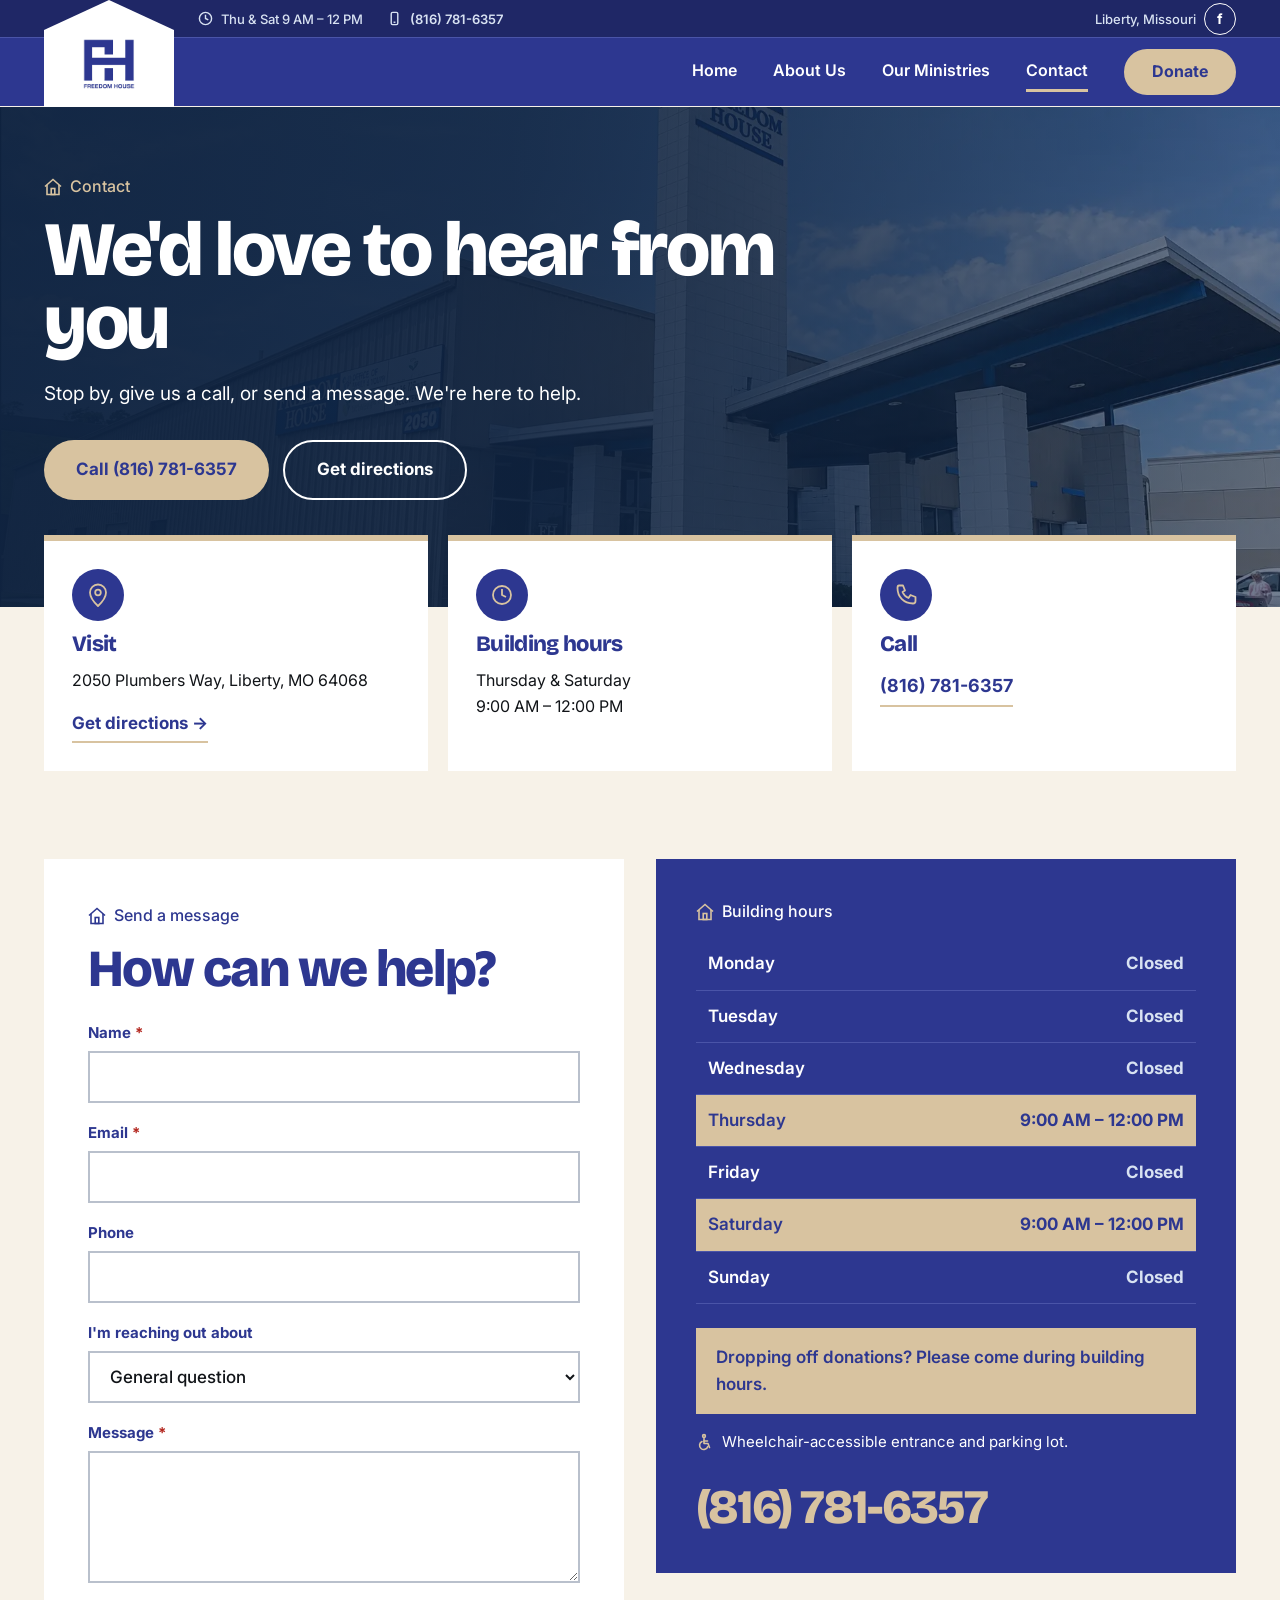
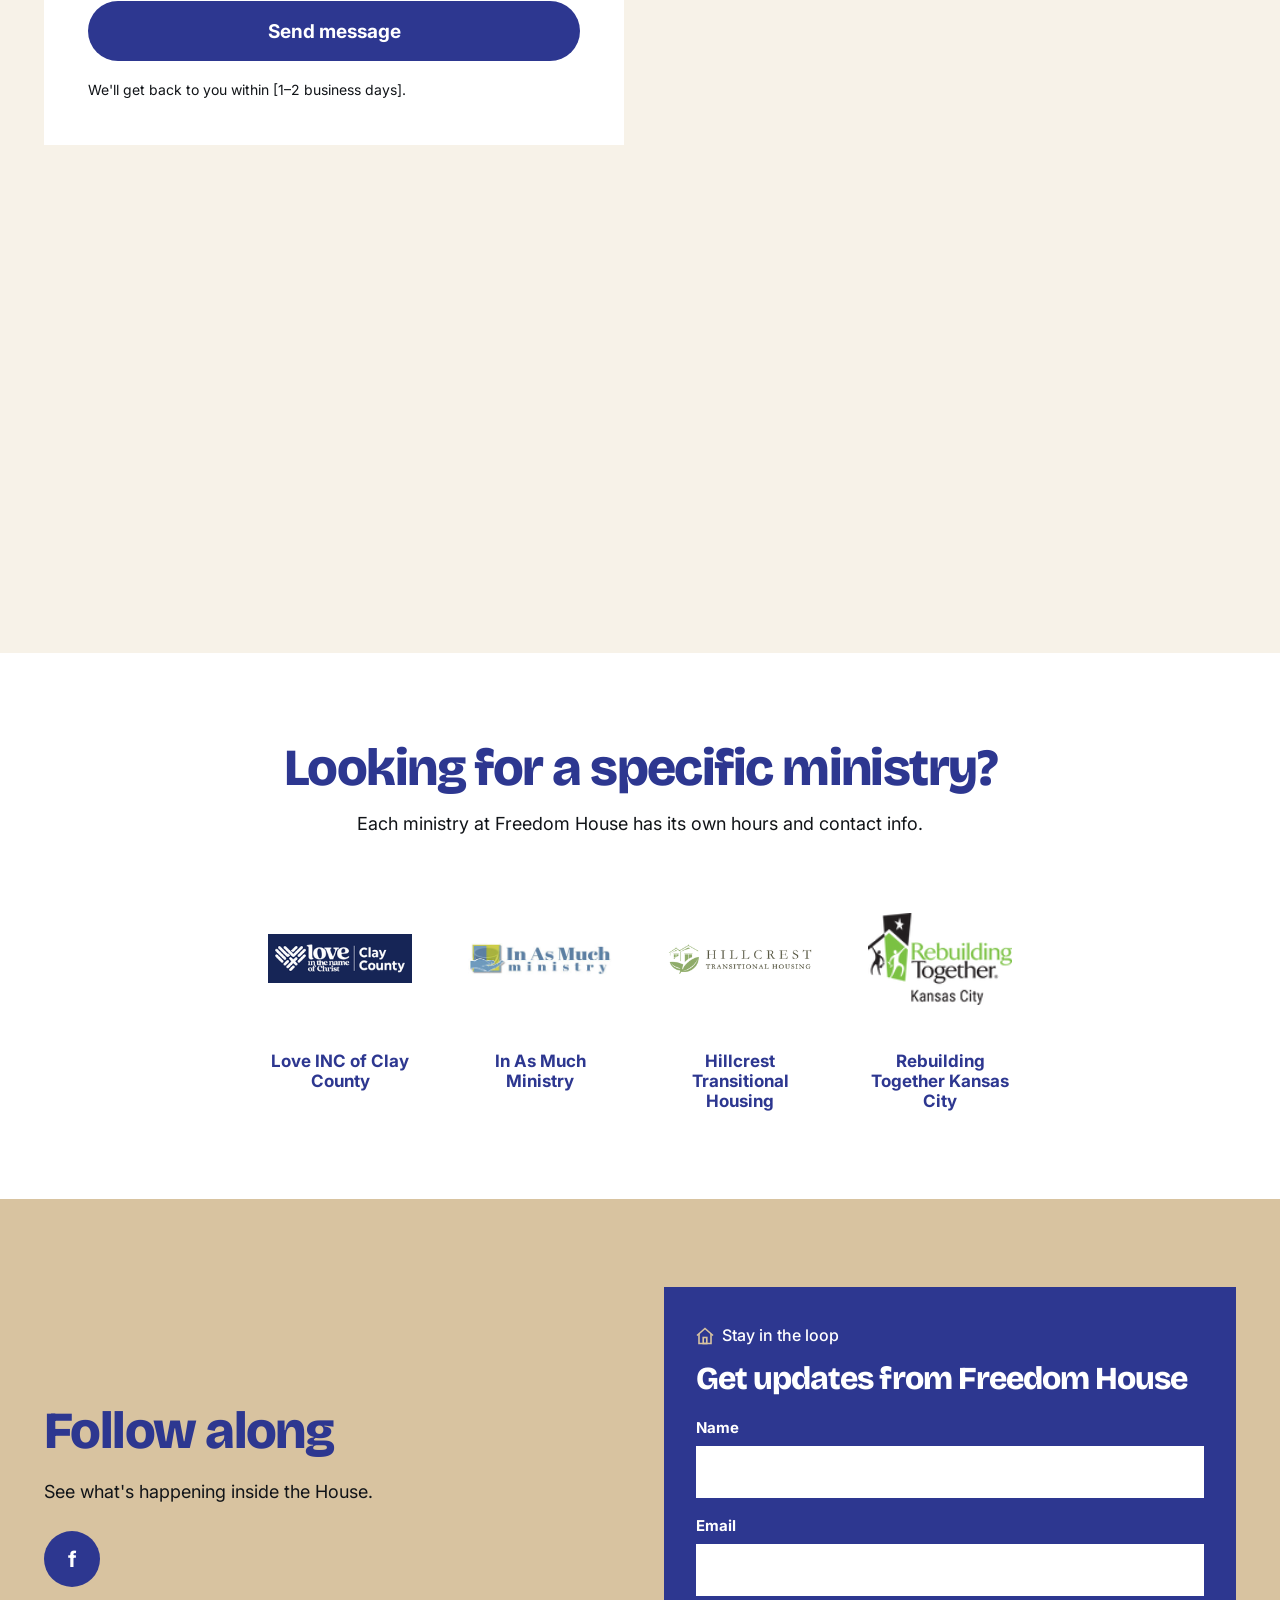
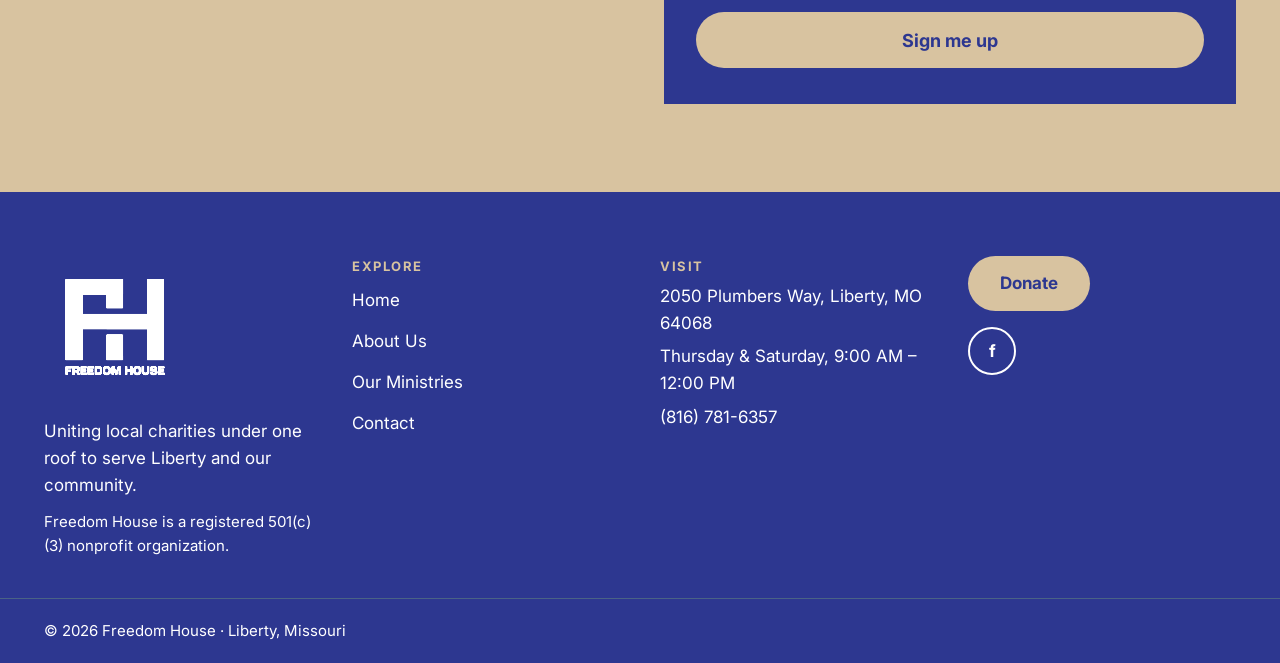
<file: site/contact.html>
<!DOCTYPE html>
<html lang="en">
<head>
<meta charset="utf-8">
<meta name="viewport" content="width=device-width, initial-scale=1">
<title>Contact | Freedom House Liberty</title>
<meta name="description" content="Visit Freedom House at 2050 Plumbers Way, Liberty, MO 64068. Open Thursday & Saturday, 9 AM – 12 PM. Call (816) 781-6357.">
<meta property="og:title" content="Contact | Freedom House Liberty">
<meta property="og:description" content="Visit Freedom House at 2050 Plumbers Way, Liberty, MO 64068. Open Thursday & Saturday, 9 AM – 12 PM. Call (816) 781-6357.">
<meta property="og:type" content="website">
<meta property="og:image" content="assets/img/hero-entrance.webp">
<meta name="theme-color" content="#2D3790">
<link rel="icon" href="favicon.ico" sizes="any">
<link rel="icon" type="image/png" sizes="32x32" href="favicon-32x32.png">
<link rel="icon" type="image/png" sizes="16x16" href="favicon-16x16.png">
<link rel="apple-touch-icon" href="apple-touch-icon.png">
<link rel="manifest" href="site.webmanifest">
<link rel="preconnect" href="https://fonts.googleapis.com">
<link rel="preconnect" href="https://fonts.gstatic.com" crossorigin>
<link href="https://fonts.googleapis.com/css2?family=Bricolage+Grotesque:opsz,wght@12..96,700;12..96,800&family=Inter:wght@400;500;600;700&display=swap" rel="stylesheet">
<link rel="stylesheet" href="assets/css/site.css">
<script type="text/javascript">
    // Feedbucket review widget: only loads on the Cloudflare Pages preview domain.
    if (location.hostname === "freedom-house-site.pages.dev") (function(k) {
        let s=document.createElement('script');s.defer=true;
        s.src="https://cdn.feedbucket.app/assets/feedbucket.js";
        s.dataset.feedbucket=k;document.head.appendChild(s);
    })('yqIM7R64rlPyg68VlPbt')
</script>
</head>
<body data-page="contact">
<a class="fh-skip" href="#main">Skip to content</a>
<div class="fh-head-spacer" aria-hidden="true"></div>
<header class="fh-header">
  <div class="fh-mini">
    <div class="fh-mini-in">
      <div class="fh-mini-group">
        <span class="fh-mini-item"><svg width="15" height="15" viewBox="0 0 16 16" fill="none" stroke="#D8E2F2" stroke-width="1.5" aria-hidden="true"><circle cx="8" cy="8" r="6.5"></circle><polyline points="8,4 8,8 11,9.5"></polyline></svg>Thu &amp; Sat 9 AM – 12 PM</span>
        <span class="fh-mini-item"><svg width="15" height="15" viewBox="0 0 16 16" fill="none" stroke="#D8E2F2" stroke-width="1.5" aria-hidden="true"><rect x="4.5" y="1.5" width="7" height="13" rx="1.5"></rect><line x1="7" y1="12" x2="9" y2="12"></line></svg><a href="tel:+18167816357">(816) 781-6357</a></span>
      </div>
      <div class="fh-mini-group fh-mini-right">
        <span>Liberty, Missouri</span>
        <a class="fh-soc" href="https://www.facebook.com/p/Freedom-House-Liberty-61550532695252/" target="_blank" rel="noopener" aria-label="Freedom House on Facebook">f</a>
      </div>
    </div>
  </div>
  <div class="fh-main">
    <div class="fh-main-in">
      <nav class="fh-nav" aria-label="Main">
        <a href="index.html">Home</a>
        <a href="about.html">About Us</a>
        <a href="ministries.html">Our Ministries</a>
        <a class="is-active" href="contact.html" aria-current="page">Contact</a>
      </nav>
      <a class="fh-donate" href="donate.html">Donate</a>
      <button class="fh-burger" type="button" aria-label="Menu" aria-expanded="false" aria-controls="fh-panel"><span></span><span></span><span></span></button>
    </div>
  </div>
  <div class="fh-house-layer">
    <div class="fh-house-box">
      <a class="fh-house" href="index.html" aria-label="Freedom House home"><img src="assets/img/freedom-house-logo.png" alt="Freedom House" width="447" height="447"></a>
    </div>
  </div>
  <nav class="fh-panel" id="fh-panel" aria-label="Mobile" hidden>
    <a href="index.html"><span>Home</span></a>
    <a href="about.html"><span>About Us</span></a>
    <a href="ministries.html"><span>Our Ministries</span></a>
    <a class="is-active" href="contact.html" aria-current="page"><span>Contact</span></a>
    <div class="fh-panel-info">
      <span class="fh-mini-item"><svg width="15" height="15" viewBox="0 0 16 16" fill="none" stroke="#D8E2F2" stroke-width="1.5" aria-hidden="true"><circle cx="8" cy="8" r="6.5"></circle><polyline points="8,4 8,8 11,9.5"></polyline></svg>Thu &amp; Sat 9 AM – 12 PM</span>
      <span class="fh-mini-item"><svg width="15" height="15" viewBox="0 0 16 16" fill="none" stroke="#D8E2F2" stroke-width="1.5" aria-hidden="true"><rect x="4.5" y="1.5" width="7" height="13" rx="1.5"></rect><line x1="7" y1="12" x2="9" y2="12"></line></svg><a href="tel:+18167816357">(816) 781-6357</a></span>
      <div class="fh-mini-group"><a class="fh-soc" href="https://www.facebook.com/p/Freedom-House-Liberty-61550532695252/" target="_blank" rel="noopener" aria-label="Freedom House on Facebook">f</a></div>
    </div>
  </nav>
</header>
<main id="main">
<section class="fh-phero" style="position: relative; color: rgb(255, 255, 255); overflow: hidden; display: flex; align-items: center; background: url(&quot;assets/img/hero-entrance.webp&quot;) center top / cover no-repeat rgb(45, 55, 144);">
<div style="position: absolute; inset: 0px; background: linear-gradient(90deg, rgba(15, 35, 64, 0.84) 0%, rgba(15, 35, 64, 0.72) 40%, rgba(15, 35, 64, 0.35) 100%);"></div>
<div style="position: absolute; inset: 0px; background: linear-gradient(90deg, rgba(15, 35, 64, 0.84) 0%, rgba(15, 35, 64, 0.72) 40%, rgba(15, 35, 64, 0.35) 100%);"></div>
<div style="position: relative; width: 100%; max-width: 1240px; margin: 0px auto; padding: 56px 24px 96px;">
<div style="max-width: 760px;">
<p style="display: flex; align-items: center; gap: 8px; font-size: 16px; font-weight: 500; color: rgb(216, 195, 160); margin-bottom: 14px;"><svg width="18" height="18" viewBox="0 0 18 18" fill="none" stroke="#D8C3A0" stroke-width="1.6" stroke-linejoin="miter" style="flex: 0 0 auto;"><polyline points="1,8.5 9,1.5 17,8.5"></polyline><polyline points="3,7 3,16.5 15,16.5 15,7"></polyline><rect x="7.2" y="10.5" width="3.6" height="6"></rect></svg>Contact</p>
<h1 style="font-family: &quot;Bricolage Grotesque&quot;, sans-serif; font-weight: 800; letter-spacing: -0.03em; line-height: 0.95; font-size: clamp(40px, 6vw, 80px); color: rgb(255, 255, 255);">We'd love to hear from you</h1>
<p class="fh-sub" style="font-size: 19px; line-height: 1.5; margin: 20px 0px 32px; max-width: 640px; color: rgb(255, 255, 255);">Stop by, give us a call, or send a message. We're here to help.</p>
<div style="display: flex; flex-wrap: wrap; gap: 14px;">
<a class="hv-6" href="tel:+18167816357" style="display: inline-flex; align-items: center; justify-content: center; gap: 8px; min-height: 52px; padding: 14px 32px; border-radius: 999px; font-weight: 700; font-size: 17px; text-align: center; background: rgb(216, 195, 160); color: rgb(45, 55, 144);">Call (816) 781-6357</a>
<a class="hv-1" href="https://www.google.com/maps/search/?api=1&amp;query=2050+Plumbers+Way,+Liberty,+MO+64068" target="_blank" rel="noopener" style="display: inline-flex; align-items: center; justify-content: center; gap: 8px; min-height: 52px; padding: 14px 32px; border-radius: 999px; font-weight: 700; font-size: 17px; text-align: center; border: 2px solid rgb(255, 255, 255); color: rgb(255, 255, 255);">Get directions</a></div></div></div></section>
<div style="max-width: 1240px; margin: -72px auto 0px; padding: 0px 24px; position: relative; z-index: 2;">
<div style="display: grid; grid-template-columns: repeat(auto-fit, minmax(min(100%, 240px), 1fr)); gap: 20px;">
<div style="background: rgb(255, 255, 255); border-top: 6px solid rgb(216, 195, 160); padding: 28px; display: flex; flex-direction: column; gap: 12px; align-items: flex-start;"><span style="width: 52px; height: 52px; border-radius: 50%; background: rgb(45, 55, 144); display: grid; place-items: center; flex: 0 0 auto;"><svg width="26" height="26" viewBox="0 0 26 26" fill="none" stroke="#D8C3A0" stroke-width="1.8" stroke-linejoin="round"><path d="M13 24S5 16.5 5 10.5a8 8 0 0 1 16 0C21 16.5 13 24 13 24z"></path><circle cx="13" cy="10.5" r="2.8"></circle></svg></span>
<p style="font-family: &quot;Bricolage Grotesque&quot;, sans-serif; font-weight: 800; letter-spacing: -0.03em; line-height: 1.05; font-size: 22px; color: rgb(45, 55, 144);">Visit</p>
<p style="font-size: 16px;">2050 Plumbers Way, Liberty, MO 64068</p>
<a href="https://www.google.com/maps/search/?api=1&amp;query=2050+Plumbers+Way,+Liberty,+MO+64068" style="color: rgb(45, 55, 144); font-weight: 700; border-bottom: 2px solid rgb(216, 195, 160); padding: 4px 0px;">Get directions →</a></div>
<div style="background: rgb(255, 255, 255); border-top: 6px solid rgb(216, 195, 160); padding: 28px; display: flex; flex-direction: column; gap: 12px; align-items: flex-start;"><span style="width: 52px; height: 52px; border-radius: 50%; background: rgb(45, 55, 144); display: grid; place-items: center; flex: 0 0 auto;"><svg width="26" height="26" viewBox="0 0 26 26" fill="none" stroke="#D8C3A0" stroke-width="1.8" stroke-linejoin="round"><circle cx="13" cy="13" r="9"></circle><polyline points="13,7 13,13 17,15"></polyline></svg></span>
<p style="font-family: &quot;Bricolage Grotesque&quot;, sans-serif; font-weight: 800; letter-spacing: -0.03em; line-height: 1.05; font-size: 22px; color: rgb(45, 55, 144);">Building hours</p>
<p style="font-size: 16px;">Thursday &amp; Saturday<br>9:00 AM – 12:00 PM</p></div>
<div style="background: rgb(255, 255, 255); border-top: 6px solid rgb(216, 195, 160); padding: 28px; display: flex; flex-direction: column; gap: 12px; align-items: flex-start;"><span style="width: 52px; height: 52px; border-radius: 50%; background: rgb(45, 55, 144); display: grid; place-items: center; flex: 0 0 auto;"><svg width="26" height="26" viewBox="0 0 26 26" fill="none" stroke="#D8C3A0" stroke-width="1.8" stroke-linejoin="round"><path d="M6 3.5h4l2 5-2.5 1.5a11 11 0 0 0 6 6L17.5 13l5 2v4c0 1.5-1 2.5-2.5 2.5C11 21.5 4.5 15 4.5 6c0-1.500 .5-2.500 1.500-2.500z"></path></svg></span>
<p style="font-family: &quot;Bricolage Grotesque&quot;, sans-serif; font-weight: 800; letter-spacing: -0.03em; line-height: 1.05; font-size: 22px; color: rgb(45, 55, 144);">Call</p>
<a href="tel:+18167816357" style="color: rgb(45, 55, 144); font-weight: 700; border-bottom: 2px solid rgb(216, 195, 160); padding: 4px 0px; font-size: 18px;">(816) 781-6357</a></div></div></div>
<section style="background: rgb(247, 242, 232); margin-top: -72px; padding-top: 72px;">
<div style="max-width: 1240px; margin: 0px auto; padding: clamp(56px, 7vw, 88px) 24px; display: grid; grid-template-columns: repeat(auto-fit, minmax(min(100%, 380px), 1fr)); gap: 32px; align-items: start;">
<form data-contact="" novalidate="novalidate" style="background: rgb(255, 255, 255); padding: clamp(24px, 4vw, 44px);">
<p style="display: flex; align-items: center; gap: 8px; font-size: 16px; font-weight: 500; color: rgb(45, 55, 144); margin-bottom: 14px;"><svg width="18" height="18" viewBox="0 0 18 18" fill="none" stroke="#2D3790" stroke-width="1.6" stroke-linejoin="miter" style="flex: 0 0 auto;"><polyline points="1,8.5 9,1.5 17,8.5"></polyline><polyline points="3,7 3,16.5 15,16.5 15,7"></polyline><rect x="7.2" y="10.5" width="3.6" height="6"></rect></svg>Send a message</p>
<h2 style="font-family: &quot;Bricolage Grotesque&quot;, sans-serif; font-weight: 800; letter-spacing: -0.03em; line-height: 1.05; font-size: clamp(32px, 4.6vw, 52px); color: rgb(45, 55, 144); margin-bottom: 24px;">How can we help?</h2>
<div style="display: grid; gap: 18px;">
<div><label for="ct-name" style="display: block; font-size: 15px; font-weight: 700; color: rgb(45, 55, 144); margin-bottom: 6px;">Name <span aria-hidden="true" style="color: rgb(179, 38, 30);">*</span></label><input id="ct-name" type="text" value="" style="display: block; width: 100%; min-height: 52px; padding: 0px 16px; border: 2px solid rgb(185, 192, 204); background: rgb(255, 255, 255); color: rgb(17, 20, 24); font: 500 17px Inter, sans-serif;"></div>
<div><label for="ct-email" style="display: block; font-size: 15px; font-weight: 700; color: rgb(45, 55, 144); margin-bottom: 6px;">Email <span aria-hidden="true" style="color: rgb(179, 38, 30);">*</span></label><input id="ct-email" type="email" value="" style="display: block; width: 100%; min-height: 52px; padding: 0px 16px; border: 2px solid rgb(185, 192, 204); background: rgb(255, 255, 255); color: rgb(17, 20, 24); font: 500 17px Inter, sans-serif;"></div>
<div><label for="ct-phone" style="display: block; font-size: 15px; font-weight: 700; color: rgb(45, 55, 144); margin-bottom: 6px;">Phone</label><input id="ct-phone" type="tel" value="" style="display: block; width: 100%; min-height: 52px; padding: 0px 16px; border: 2px solid rgb(185, 192, 204); background: rgb(255, 255, 255); color: rgb(17, 20, 24); font: 500 17px Inter, sans-serif;"></div>
<div><label for="ct-topic" style="display: block; font-size: 15px; font-weight: 700; color: rgb(45, 55, 144); margin-bottom: 6px;">I'm reaching out about</label><select id="ct-topic" style="display: block; width: 100%; min-height: 52px; padding: 0px 16px; border: 2px solid rgb(185, 192, 204); background: rgb(255, 255, 255); color: rgb(17, 20, 24); font: 500 17px Inter, sans-serif;"><option>General question</option><option>Volunteering</option><option>Donating items</option><option>Finding help from a ministry</option><option>Events</option><option>Other</option></select></div>
<div><label for="ct-msg" style="display: block; font-size: 15px; font-weight: 700; color: rgb(45, 55, 144); margin-bottom: 6px;">Message <span aria-hidden="true" style="color: rgb(179, 38, 30);">*</span></label><textarea id="ct-msg" rows="5" style="display: block; width: 100%; min-height: 52px; padding: 14px 16px; border: 2px solid rgb(185, 192, 204); background: rgb(255, 255, 255); color: rgb(17, 20, 24); font: 500 17px Inter, sans-serif; resize: vertical;"></textarea></div><button type="submit" style="min-height: 60px; border: 0px; border-radius: 999px; background: rgb(45, 55, 144); color: rgb(255, 255, 255); font: 700 19px Inter, sans-serif; cursor: pointer;">Send message</button>
<p style="font-size: 14px;">We'll get back to you within [1–2 business days].</p></div></form>
<div style="background: rgb(45, 55, 144); color: rgb(255, 255, 255); padding: clamp(24px, 4vw, 40px);">
<p style="display: flex; align-items: center; gap: 8px; font-size: 16px; font-weight: 500; color: rgb(255, 255, 255); margin-bottom: 14px;"><svg width="18" height="18" viewBox="0 0 18 18" fill="none" stroke="#D8C3A0" stroke-width="1.6" stroke-linejoin="miter" style="flex: 0 0 auto;"><polyline points="1,8.5 9,1.5 17,8.5"></polyline><polyline points="3,7 3,16.5 15,16.5 15,7"></polyline><rect x="7.2" y="10.5" width="3.6" height="6"></rect></svg>Building hours</p>
<div style="margin-bottom: 24px;">
<div style="display: flex; justify-content: space-between; gap: 16px; padding: 12px; border-bottom: 1px solid rgb(74, 84, 168); background: transparent;"><span style="font-weight: 600; color: rgb(255, 255, 255);"><span class="sc-interp">Monday</span></span><span style="color: rgb(216, 226, 242); font-weight: 700; text-align: right;"><span class="sc-interp">Closed</span></span></div>
<div style="display: flex; justify-content: space-between; gap: 16px; padding: 12px; border-bottom: 1px solid rgb(74, 84, 168); background: transparent;"><span style="font-weight: 600; color: rgb(255, 255, 255);"><span class="sc-interp">Tuesday</span></span><span style="color: rgb(216, 226, 242); font-weight: 700; text-align: right;"><span class="sc-interp">Closed</span></span></div>
<div style="display: flex; justify-content: space-between; gap: 16px; padding: 12px; border-bottom: 1px solid rgb(74, 84, 168); background: transparent;"><span style="font-weight: 600; color: rgb(255, 255, 255);"><span class="sc-interp">Wednesday</span></span><span style="color: rgb(216, 226, 242); font-weight: 700; text-align: right;"><span class="sc-interp">Closed</span></span></div>
<div style="display: flex; justify-content: space-between; gap: 16px; padding: 12px; border-bottom: 1px solid rgb(74, 84, 168); background: rgb(216, 195, 160);"><span style="font-weight: 600; color: rgb(45, 55, 144);"><span class="sc-interp">Thursday</span></span><span style="color: rgb(45, 55, 144); font-weight: 700; text-align: right;"><span class="sc-interp">9:00 AM – 12:00 PM</span></span></div>
<div style="display: flex; justify-content: space-between; gap: 16px; padding: 12px; border-bottom: 1px solid rgb(74, 84, 168); background: transparent;"><span style="font-weight: 600; color: rgb(255, 255, 255);"><span class="sc-interp">Friday</span></span><span style="color: rgb(216, 226, 242); font-weight: 700; text-align: right;"><span class="sc-interp">Closed</span></span></div>
<div style="display: flex; justify-content: space-between; gap: 16px; padding: 12px; border-bottom: 1px solid rgb(74, 84, 168); background: rgb(216, 195, 160);"><span style="font-weight: 600; color: rgb(45, 55, 144);"><span class="sc-interp">Saturday</span></span><span style="color: rgb(45, 55, 144); font-weight: 700; text-align: right;"><span class="sc-interp">9:00 AM – 12:00 PM</span></span></div>
<div style="display: flex; justify-content: space-between; gap: 16px; padding: 12px; border-bottom: 1px solid rgb(74, 84, 168); background: transparent;"><span style="font-weight: 600; color: rgb(255, 255, 255);"><span class="sc-interp">Sunday</span></span><span style="color: rgb(216, 226, 242); font-weight: 700; text-align: right;"><span class="sc-interp">Closed</span></span></div></div>
<p style="background: rgb(216, 195, 160); color: rgb(45, 55, 144); font-weight: 600; padding: 16px 20px; margin-bottom: 28px;">Dropping off donations? Please come during building hours.</p>
<p style="display: flex; align-items: center; gap: 8px; margin: -12px 0px 28px; font-size: 15px; color: rgb(255, 255, 255);"><svg width="18" height="18" viewBox="0 0 18 18" fill="none" stroke="#D8C3A0" stroke-width="1.6" stroke-linecap="round" stroke-linejoin="round" style="flex: 0 0 auto;"><circle cx="8" cy="3" r="1.4"></circle><path d="M8 5.5v5h4l1.5 4"></path><path d="M8 8h3.5"></path><path d="M6 8.5a4.2 4.2 0 1 0 5.8 5"></path></svg>Wheelchair-accessible entrance and parking lot.</p>
<a href="tel:+18167816357" style="font-family: &quot;Bricolage Grotesque&quot;, sans-serif; font-weight: 800; letter-spacing: -0.03em; line-height: 1.05; font-size: clamp(34px, 4.4vw, 48px); color: rgb(216, 195, 160); display: block;">(816) 781-6357</a></div></div></section>
<section style="position: relative; height: 420px; display: grid; place-items: center;"><iframe title="Map of Freedom House, 2050 Plumbers Way, Liberty, MO 64068" src="https://www.google.com/maps/embed?pb=!1m18!1m12!1m3!1d2795.8276488887846!2d-94.4541886!3d39.2544447!2m3!1f0!2f0!3f0!3m2!1i1024!2i768!4f13.1!3m3!1m2!1s0x87c055970084088f%3A0x9d5f7460d7dbd4f4!2sFreedom%20House!5e1!3m2!1sen!2sph!4v1795449360597!5m2!1sen!2sph" loading="lazy" allowfullscreen referrerpolicy="strict-origin-when-cross-origin" style="position: absolute; inset: 0px; width: 100%; height: 100%; border: 0px;"></iframe></section>
<section style="background: rgb(255, 255, 255);">
<div style="max-width: 1240px; margin: 0px auto; padding: clamp(56px, 7vw, 88px) 24px;">
<div style="max-width: 760px; margin: 0px auto 40px; text-align: center;">
<h2 style="font-family: &quot;Bricolage Grotesque&quot;, sans-serif; font-weight: 800; letter-spacing: -0.03em; line-height: 1.05; font-size: clamp(32px, 4.6vw, 52px); color: rgb(45, 55, 144); margin-bottom: 14px;">Looking for a specific ministry?</h2>
<p style="font-size: 18px;">Each ministry at Freedom House has its own hours and contact info.</p></div>
<div class="fh-jump">
<a class="fh-btn" href="ministries.html#mn-1" style="cursor: pointer; border: 0px; background: none; padding: 0px; display: flex; flex-direction: column; align-items: center; gap: 12px; font-family: Inter, sans-serif; color: rgb(45, 55, 144);">
<div class="fh-logo" style="background: rgb(255, 255, 255); display: flex; align-items: center; justify-content: center; flex: 0 0 auto;"><img src="assets/img/logos/love-inc.png" alt="Love INC of Clay County logo" style="display: block; height: 75%; width: auto; max-width: 90%; object-fit: contain;"></div><span style="font-weight: 700; font-size: 17px;"><span class="sc-interp">Love INC of Clay County</span></span></a>
<a class="fh-btn" href="ministries.html#mn-2" style="cursor: pointer; border: 0px; background: none; padding: 0px; display: flex; flex-direction: column; align-items: center; gap: 12px; font-family: Inter, sans-serif; color: rgb(45, 55, 144);">
<div class="fh-logo" style="background: rgb(255, 255, 255); display: flex; align-items: center; justify-content: center; flex: 0 0 auto;"><img src="assets/img/logos/in-as-much.jpeg" alt="In As Much Ministry logo" style="display: block; width: 90%; height: auto; max-height: 100%; object-fit: contain;"></div><span style="font-weight: 700; font-size: 17px;"><span class="sc-interp">In As Much Ministry</span></span></a>
<a class="fh-btn" href="ministries.html#mn-3" style="cursor: pointer; border: 0px; background: none; padding: 0px; display: flex; flex-direction: column; align-items: center; gap: 12px; font-family: Inter, sans-serif; color: rgb(45, 55, 144);">
<div class="fh-logo" style="background: rgb(255, 255, 255); display: flex; align-items: center; justify-content: center; flex: 0 0 auto;"><img src="assets/img/logos/hillcrest.png" alt="Hillcrest Transitional Housing logo" style="display: block; width: 90%; height: auto; max-height: 100%; object-fit: contain;"></div><span style="font-weight: 700; font-size: 17px;"><span class="sc-interp">Hillcrest Transitional Housing</span></span></a>
<a class="fh-btn" href="ministries.html#mn-4" style="cursor: pointer; border: 0px; background: none; padding: 0px; display: flex; flex-direction: column; align-items: center; gap: 12px; font-family: Inter, sans-serif; color: rgb(45, 55, 144);">
<div class="fh-logo" style="background: rgb(255, 255, 255); display: flex; align-items: center; justify-content: center; flex: 0 0 auto;"><img src="assets/img/logos/rebuilding-together-kc.png" alt="Rebuilding Together Kansas City logo" style="display: block; height: 75%; width: auto; max-width: 90%; object-fit: contain;"></div><span style="font-weight: 700; font-size: 17px;"><span class="sc-interp">Rebuilding Together Kansas City</span></span></a></div></div></section>
<section style="background: rgb(216, 195, 160);">
<div style="max-width: 1240px; margin: 0px auto; padding: clamp(56px, 7vw, 88px) 24px; display: grid; grid-template-columns: repeat(auto-fit, minmax(min(100%, 340px), 1fr)); gap: 48px; align-items: center;">
<div>
<h2 style="font-family: &quot;Bricolage Grotesque&quot;, sans-serif; font-weight: 800; letter-spacing: -0.03em; line-height: 1.05; font-size: clamp(32px, 4.6vw, 52px); color: rgb(45, 55, 144); margin-bottom: 20px;">Follow along</h2>
<p style="font-size: 18px; color: rgb(17, 20, 24); margin-bottom: 24px;">See what's happening inside the House.</p>
<div style="display: flex; gap: 14px;">
<a class="hv-7" href="https://www.facebook.com/p/Freedom-House-Liberty-61550532695252/" target="_blank" rel="noopener" aria-label="Freedom House on Facebook" data-social style="width: 56px; height: 56px; border-radius: 50%; background: rgb(45, 55, 144); display: grid; place-items: center; color: rgb(255, 255, 255); font-weight: 700; font-size: 22px;">f</a></div></div>
<form data-signup="" style="background: rgb(45, 55, 144); padding: 36px 32px;">
<p style="display: flex; align-items: center; gap: 8px; font-size: 16px; font-weight: 500; color: rgb(255, 255, 255); margin-bottom: 14px;"><svg width="18" height="18" viewBox="0 0 18 18" fill="none" stroke="#D8C3A0" stroke-width="1.6" stroke-linejoin="miter" style="flex: 0 0 auto;"><polyline points="1,8.5 9,1.5 17,8.5"></polyline><polyline points="3,7 3,16.5 15,16.5 15,7"></polyline><rect x="7.2" y="10.5" width="3.6" height="6"></rect></svg>Stay in the loop</p>
<h2 style="font-family: &quot;Bricolage Grotesque&quot;, sans-serif; font-weight: 800; letter-spacing: -0.03em; line-height: 1.05; font-size: 32px; color: rgb(255, 255, 255); margin-bottom: 20px;">Get updates from Freedom House</h2><label for="ct2-name" style="display: block; font-size: 15px; font-weight: 700; color: rgb(255, 255, 255); margin-bottom: 6px;">Name</label><input id="ct2-name" type="text" style="display: block; width: 100%; min-height: 52px; padding: 0px 16px; border: 0px; background: rgb(255, 255, 255); color: rgb(17, 20, 24); font: 500 17px Inter, sans-serif; margin-bottom: 16px;"><label for="ct2-email" style="display: block; font-size: 15px; font-weight: 700; color: rgb(255, 255, 255); margin-bottom: 6px;">Email</label><input id="ct2-email" type="email" required="" style="display: block; width: 100%; min-height: 52px; padding: 0px 16px; border: 0px; background: rgb(255, 255, 255); color: rgb(17, 20, 24); font: 500 17px Inter, sans-serif; margin-bottom: 16px;"><button type="submit" style="display: block; width: 100%; min-height: 56px; border: 0px; border-radius: 999px; background: rgb(216, 195, 160); color: rgb(45, 55, 144); font: 700 18px Inter, sans-serif; cursor: pointer;"><span class="sc-interp">Sign me up</span></button></form></div></section></main>
<footer style="background: rgb(45, 55, 144); color: rgb(255, 255, 255);">
  <div style="max-width: 1240px; margin: 0px auto; padding: 64px 24px 40px; display: grid; grid-template-columns: repeat(auto-fit, minmax(min(100%, 220px), 1fr)); gap: 40px;">
    <div>
      <img src="assets/img/freedom-house-logo.png" alt="Freedom House logo" style="width: 170px; height: auto; display: block; margin: -14px 0px 6px -14px; filter: invert(1) grayscale(1) brightness(10); mix-blend-mode: screen;">
      <p style="margin-bottom: 10px;">Uniting local charities under one roof to serve Liberty and our community.</p>
      <p style="font-size: 15px;">Freedom House is a registered 501(c)(3) nonprofit organization.</p>
    </div>
    <div style="display: flex; flex-direction: column; gap: 6px;">
      <b style="color: rgb(216, 195, 160); letter-spacing: 0.12em; font-size: 13px;">EXPLORE</b>
      <a href="index.html" style="color: rgb(255, 255, 255); padding: 4px 0px;">Home</a>
<a href="about.html" style="color: rgb(255, 255, 255); padding: 4px 0px;">About Us</a>
<a href="ministries.html" style="color: rgb(255, 255, 255); padding: 4px 0px;">Our Ministries</a>
<a href="contact.html" style="color: rgb(255, 255, 255); padding: 4px 0px;">Contact</a>
    </div>
    <div style="display: flex; flex-direction: column; gap: 6px;">
      <b style="color: rgb(216, 195, 160); letter-spacing: 0.12em; font-size: 13px;">VISIT</b>
      <span>2050 Plumbers Way, Liberty, MO 64068</span>
<span>Thursday &amp; Saturday, 9:00 AM – 12:00 PM</span>
<a href="tel:+18167816357" style="color: rgb(255, 255, 255);">(816) 781-6357</a>
    </div>
    <div style="display: flex; flex-direction: column; gap: 16px; align-items: flex-start;">
      <a class="hv-1" href="#GIVEBUTTER_LINK" style="background: rgb(216, 195, 160); color: rgb(45, 55, 144); padding: 14px 32px; min-height: 48px; border-radius: 999px; font-weight: 700;">Donate</a>
      <div style="display: flex; gap: 10px;">
        <a href="https://www.facebook.com/p/Freedom-House-Liberty-61550532695252/" target="_blank" rel="noopener" aria-label="Freedom House on Facebook" data-social style="width: 48px; height: 48px; border: 2px solid rgb(255, 255, 255); border-radius: 50%; color: rgb(255, 255, 255); display: grid; place-items: center; font-weight: 700;">f</a>
      </div>
    </div>
  </div>
  <div style="border-top: 1px solid rgb(74, 98, 133);">
<div style="max-width: 1240px; margin: 0px auto; padding: 20px 24px; font-size: 15px;">© 2026 Freedom House · Liberty, Missouri</div></div></footer>
<script src="assets/js/site.js" defer></script>
</body>
</html>
</file>
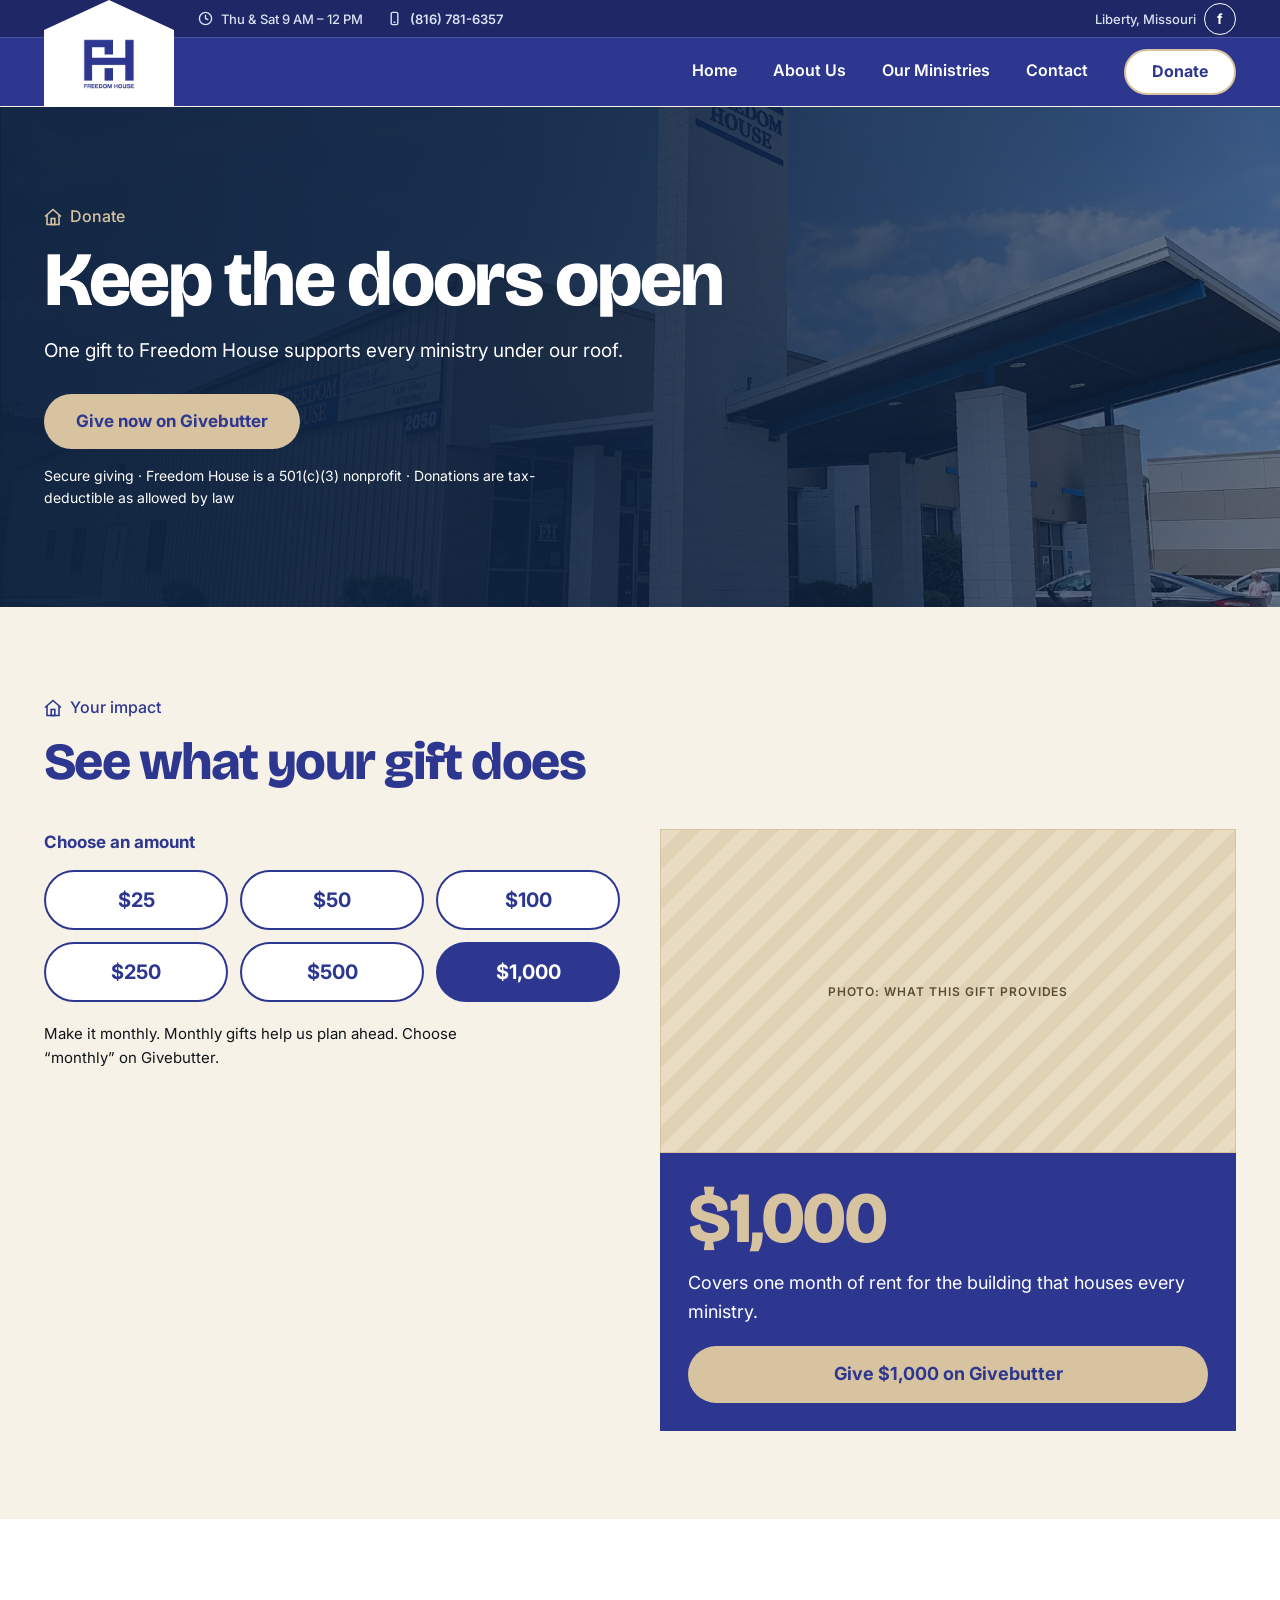
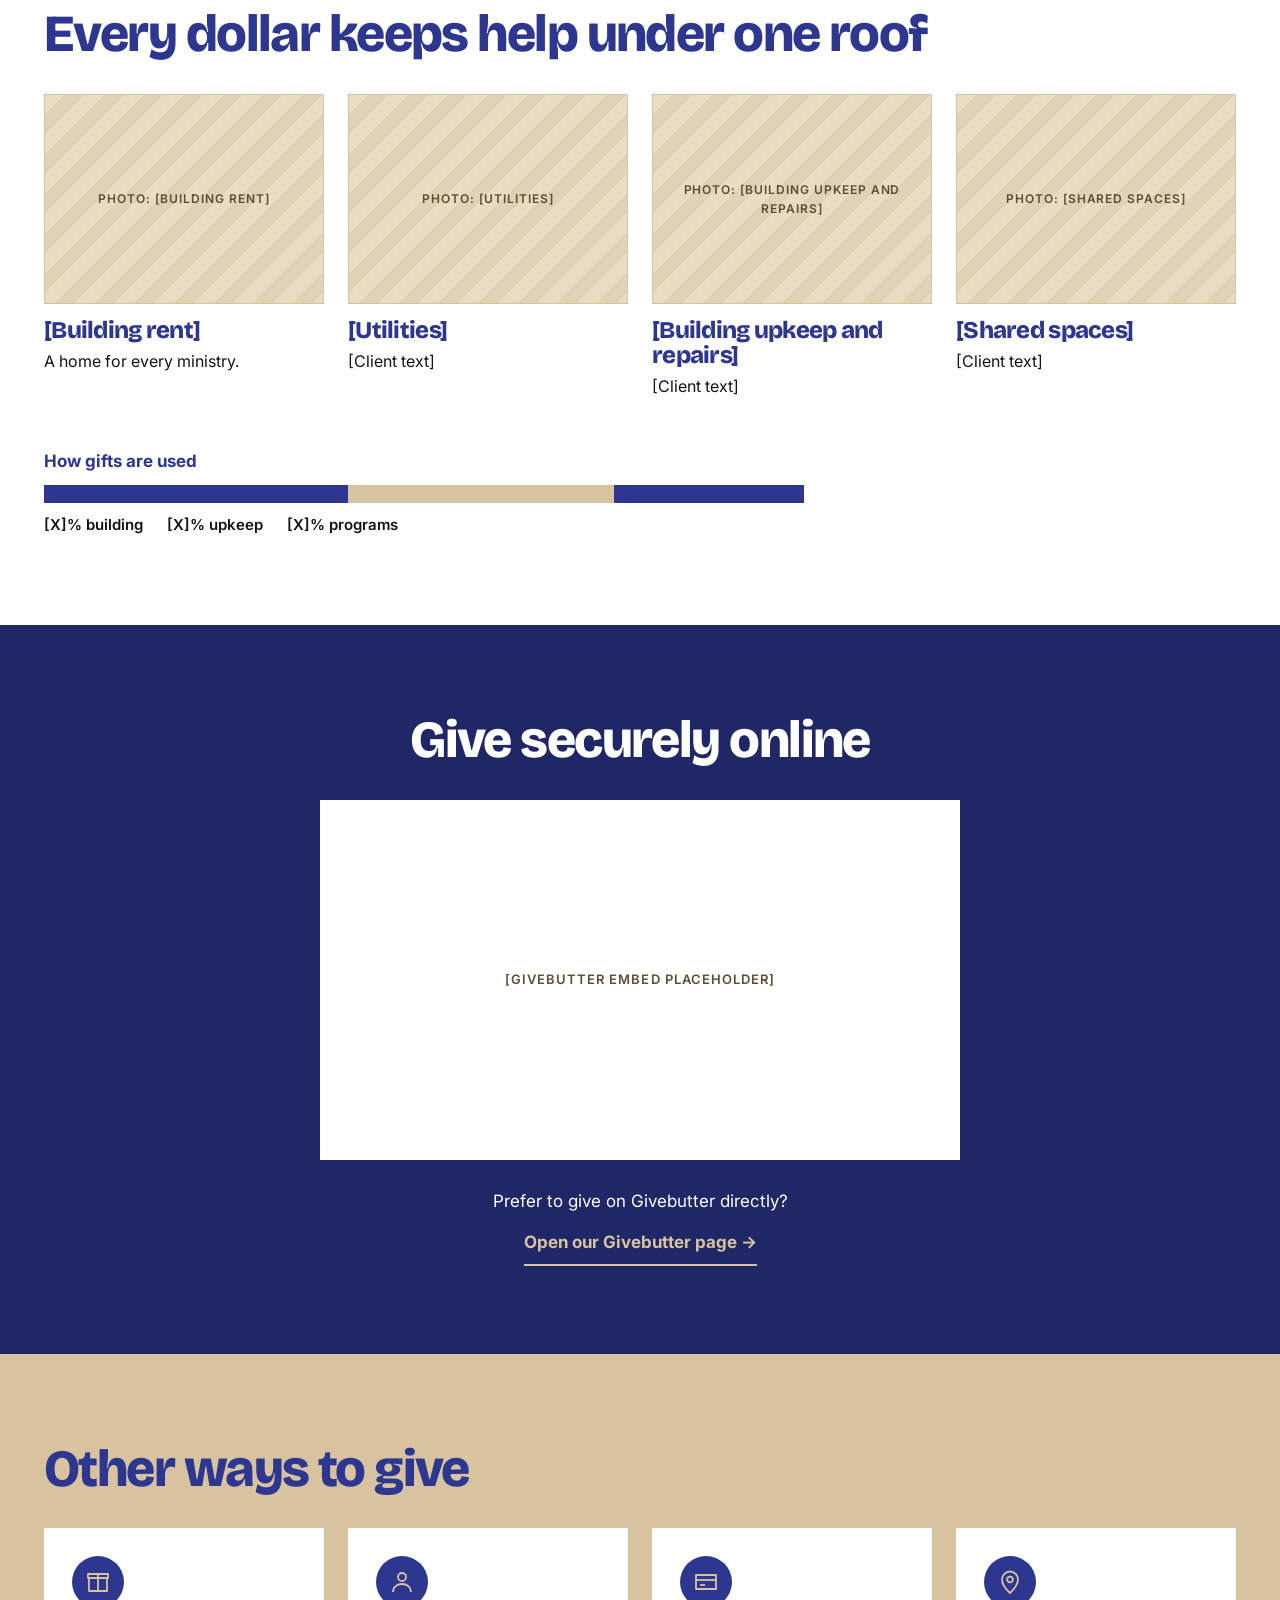
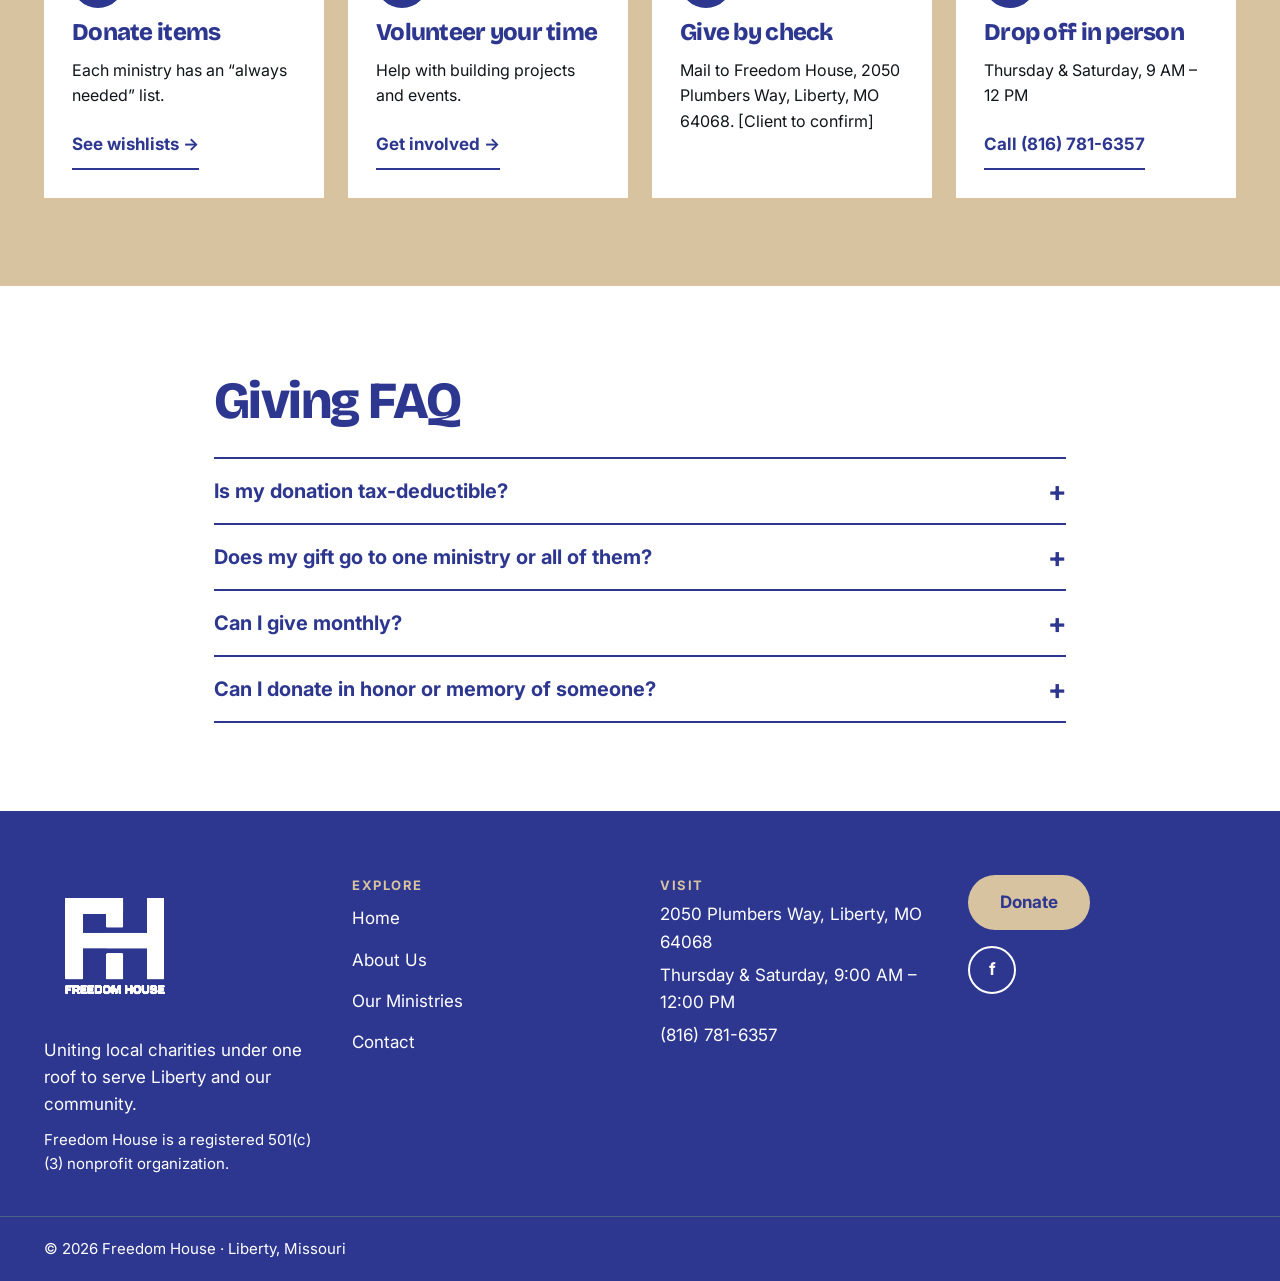
<file: site/donate.html>
<!DOCTYPE html>
<html lang="en">
<head>
<meta charset="utf-8">
<meta name="viewport" content="width=device-width, initial-scale=1">
<title>Donate | Freedom House Liberty — A Non Profit to Donate To</title>
<meta name="description" content="Donate to Freedom House, a Liberty non profit. One gift keeps the doors open for every ministry under our roof.">
<meta property="og:title" content="Donate | Freedom House Liberty — A Non Profit to Donate To">
<meta property="og:description" content="Donate to Freedom House, a Liberty non profit. One gift keeps the doors open for every ministry under our roof.">
<meta property="og:type" content="website">
<meta property="og:image" content="assets/img/hero-entrance.webp">
<meta name="theme-color" content="#2D3790">
<link rel="icon" href="favicon.ico" sizes="any">
<link rel="icon" type="image/png" sizes="32x32" href="favicon-32x32.png">
<link rel="icon" type="image/png" sizes="16x16" href="favicon-16x16.png">
<link rel="apple-touch-icon" href="apple-touch-icon.png">
<link rel="manifest" href="site.webmanifest">
<link rel="preconnect" href="https://fonts.googleapis.com">
<link rel="preconnect" href="https://fonts.gstatic.com" crossorigin>
<link href="https://fonts.googleapis.com/css2?family=Bricolage+Grotesque:opsz,wght@12..96,700;12..96,800&family=Inter:wght@400;500;600;700&display=swap" rel="stylesheet">
<link rel="stylesheet" href="assets/css/site.css">
<script type="text/javascript">
    // Feedbucket review widget: only loads on the Cloudflare Pages preview domain.
    if (location.hostname === "freedom-house-site.pages.dev") (function(k) {
        let s=document.createElement('script');s.defer=true;
        s.src="https://cdn.feedbucket.app/assets/feedbucket.js";
        s.dataset.feedbucket=k;document.head.appendChild(s);
    })('yqIM7R64rlPyg68VlPbt')
</script>
</head>
<body data-page="donate">
<a class="fh-skip" href="#main">Skip to content</a>
<div class="fh-head-spacer" aria-hidden="true"></div>
<header class="fh-header">
  <div class="fh-mini">
    <div class="fh-mini-in">
      <div class="fh-mini-group">
        <span class="fh-mini-item"><svg width="15" height="15" viewBox="0 0 16 16" fill="none" stroke="#D8E2F2" stroke-width="1.5" aria-hidden="true"><circle cx="8" cy="8" r="6.5"></circle><polyline points="8,4 8,8 11,9.5"></polyline></svg>Thu &amp; Sat 9 AM – 12 PM</span>
        <span class="fh-mini-item"><svg width="15" height="15" viewBox="0 0 16 16" fill="none" stroke="#D8E2F2" stroke-width="1.5" aria-hidden="true"><rect x="4.5" y="1.5" width="7" height="13" rx="1.5"></rect><line x1="7" y1="12" x2="9" y2="12"></line></svg><a href="tel:+18167816357">(816) 781-6357</a></span>
      </div>
      <div class="fh-mini-group fh-mini-right">
        <span>Liberty, Missouri</span>
        <a class="fh-soc" href="https://www.facebook.com/p/Freedom-House-Liberty-61550532695252/" target="_blank" rel="noopener" aria-label="Freedom House on Facebook">f</a>
      </div>
    </div>
  </div>
  <div class="fh-main">
    <div class="fh-main-in">
      <nav class="fh-nav" aria-label="Main">
        <a href="index.html">Home</a>
        <a href="about.html">About Us</a>
        <a href="ministries.html">Our Ministries</a>
        <a href="contact.html">Contact</a>
      </nav>
      <a class="fh-donate is-active" href="donate.html" aria-current="page">Donate</a>
      <button class="fh-burger" type="button" aria-label="Menu" aria-expanded="false" aria-controls="fh-panel"><span></span><span></span><span></span></button>
    </div>
  </div>
  <div class="fh-house-layer">
    <div class="fh-house-box">
      <a class="fh-house" href="index.html" aria-label="Freedom House home"><img src="assets/img/freedom-house-logo.png" alt="Freedom House" width="447" height="447"></a>
    </div>
  </div>
  <nav class="fh-panel" id="fh-panel" aria-label="Mobile" hidden>
    <a href="index.html"><span>Home</span></a>
    <a href="about.html"><span>About Us</span></a>
    <a href="ministries.html"><span>Our Ministries</span></a>
    <a href="contact.html"><span>Contact</span></a>
    <div class="fh-panel-info">
      <span class="fh-mini-item"><svg width="15" height="15" viewBox="0 0 16 16" fill="none" stroke="#D8E2F2" stroke-width="1.5" aria-hidden="true"><circle cx="8" cy="8" r="6.5"></circle><polyline points="8,4 8,8 11,9.5"></polyline></svg>Thu &amp; Sat 9 AM – 12 PM</span>
      <span class="fh-mini-item"><svg width="15" height="15" viewBox="0 0 16 16" fill="none" stroke="#D8E2F2" stroke-width="1.5" aria-hidden="true"><rect x="4.5" y="1.5" width="7" height="13" rx="1.5"></rect><line x1="7" y1="12" x2="9" y2="12"></line></svg><a href="tel:+18167816357">(816) 781-6357</a></span>
      <div class="fh-mini-group"><a class="fh-soc" href="https://www.facebook.com/p/Freedom-House-Liberty-61550532695252/" target="_blank" rel="noopener" aria-label="Freedom House on Facebook">f</a></div>
    </div>
  </nav>
</header>
<main id="main">
<section class="fh-phero" style="position: relative; color: rgb(255, 255, 255); overflow: hidden; display: flex; align-items: center; background: url(&quot;assets/img/hero-entrance.webp&quot;) center top / cover no-repeat rgb(45, 55, 144);">
<div style="position: absolute; inset: 0px; background: linear-gradient(90deg, rgba(15, 35, 64, 0.84) 0%, rgba(15, 35, 64, 0.72) 40%, rgba(15, 35, 64, 0.35) 100%);"></div>
<div style="position: absolute; inset: 0px; background: linear-gradient(90deg, rgba(15, 35, 64, 0.84) 0%, rgba(15, 35, 64, 0.72) 40%, rgba(15, 35, 64, 0.35) 100%);"></div>
<div style="position: relative; width: 100%; max-width: 1240px; margin: 0px auto; padding: 40px 24px;">
<div style="max-width: 760px;">
<p style="display: flex; align-items: center; gap: 8px; font-size: 16px; font-weight: 500; color: rgb(216, 195, 160); margin-bottom: 14px;"><svg width="18" height="18" viewBox="0 0 18 18" fill="none" stroke="#D8C3A0" stroke-width="1.6" stroke-linejoin="miter" style="flex: 0 0 auto;"><polyline points="1,8.5 9,1.5 17,8.5"></polyline><polyline points="3,7 3,16.5 15,16.5 15,7"></polyline><rect x="7.2" y="10.5" width="3.6" height="6"></rect></svg>Donate</p>
<h1 style="font-family: &quot;Bricolage Grotesque&quot;, sans-serif; font-weight: 800; letter-spacing: -0.03em; line-height: 0.95; font-size: clamp(40px, 6vw, 80px); color: rgb(255, 255, 255);">Keep the doors open</h1>
<p class="fh-sub" style="font-size: 19px; line-height: 1.5; margin: 20px 0px 28px; max-width: 640px; color: rgb(255, 255, 255);">One gift to Freedom House supports every ministry under our roof.</p>
<a class="hv-6" href="#GIVEBUTTER_LINK" style="display: inline-flex; align-items: center; justify-content: center; gap: 8px; min-height: 52px; padding: 14px 32px; border-radius: 999px; font-weight: 700; font-size: 17px; text-align: center; background: rgb(216, 195, 160); color: rgb(45, 55, 144);">Give now on Givebutter</a>
<p style="font-size: 14px; margin-top: 16px; color: rgb(255, 255, 255); max-width: 560px;">Secure giving · Freedom House is a 501(c)(3) nonprofit · Donations are tax-deductible as allowed by law</p></div></div></section>
<section data-picker data-impacts="{&quot;$1,000&quot;: &quot;Covers one month of rent for the building that houses every ministry.&quot;}" data-impact-fallback="[IMPACT: client to confirm, e.g. “keeps the lights on for a week”]" style="background: rgb(247, 242, 232);">
<div style="max-width: 1240px; margin: 0px auto; padding: clamp(56px, 7vw, 88px) 24px;">
<div style="max-width: 760px; margin-bottom: 40px;">
<p style="display: flex; align-items: center; gap: 8px; font-size: 16px; font-weight: 500; color: rgb(45, 55, 144); margin-bottom: 14px;"><svg width="18" height="18" viewBox="0 0 18 18" fill="none" stroke="#2D3790" stroke-width="1.6" stroke-linejoin="miter" style="flex: 0 0 auto;"><polyline points="1,8.5 9,1.5 17,8.5"></polyline><polyline points="3,7 3,16.5 15,16.5 15,7"></polyline><rect x="7.2" y="10.5" width="3.6" height="6"></rect></svg>Your impact</p>
<h2 style="font-family: &quot;Bricolage Grotesque&quot;, sans-serif; font-weight: 800; letter-spacing: -0.03em; line-height: 1.05; font-size: clamp(32px, 4.6vw, 52px); color: rgb(45, 55, 144); margin-bottom: 0px;">See what your gift does</h2></div>
<div style="display: grid; grid-template-columns: repeat(auto-fit, minmax(min(100%, 340px), 1fr)); gap: 40px; align-items: start;">
<div>
<p style="font-weight: 700; color: rgb(45, 55, 144); margin-bottom: 14px;">Choose an amount</p>
<div style="display: grid; grid-template-columns: repeat(3, minmax(0px, 1fr)); gap: 12px;"><button type="button" data-amount="$25" style="cursor: pointer; min-height: 60px; border: 2px solid rgb(45, 55, 144); border-radius: 999px; font: 700 20px Inter, sans-serif; background: rgb(255, 255, 255); color: rgb(45, 55, 144);"><span class="sc-interp">$25</span></button><button type="button" data-amount="$50" style="cursor: pointer; min-height: 60px; border: 2px solid rgb(45, 55, 144); border-radius: 999px; font: 700 20px Inter, sans-serif; background: rgb(255, 255, 255); color: rgb(45, 55, 144);"><span class="sc-interp">$50</span></button><button type="button" data-amount="$100" style="cursor: pointer; min-height: 60px; border: 2px solid rgb(45, 55, 144); border-radius: 999px; font: 700 20px Inter, sans-serif; background: rgb(255, 255, 255); color: rgb(45, 55, 144);"><span class="sc-interp">$100</span></button><button type="button" data-amount="$250" style="cursor: pointer; min-height: 60px; border: 2px solid rgb(45, 55, 144); border-radius: 999px; font: 700 20px Inter, sans-serif; background: rgb(255, 255, 255); color: rgb(45, 55, 144);"><span class="sc-interp">$250</span></button><button type="button" data-amount="$500" style="cursor: pointer; min-height: 60px; border: 2px solid rgb(45, 55, 144); border-radius: 999px; font: 700 20px Inter, sans-serif; background: rgb(255, 255, 255); color: rgb(45, 55, 144);"><span class="sc-interp">$500</span></button><button type="button" data-amount="$1,000" style="cursor: pointer; min-height: 60px; border: 2px solid rgb(45, 55, 144); border-radius: 999px; font: 700 20px Inter, sans-serif; background: rgb(45, 55, 144); color: rgb(255, 255, 255);"><span class="sc-interp">$1,000</span></button></div>
<p style="font-size: 15px; margin-top: 20px; max-width: 420px;">Make it monthly. Monthly gifts help us plan ahead. Choose “monthly” on Givebutter.</p></div>
<div style="background: rgb(45, 55, 144); color: rgb(255, 255, 255); display: flex; flex-direction: column;">
<div style="aspect-ratio: 16 / 9; border: 1px solid rgb(216, 195, 160); background: repeating-linear-gradient(135deg, rgb(232, 220, 195) 0px, rgb(232, 220, 195) 14px, rgb(224, 210, 180) 14px, rgb(224, 210, 180) 28px); display: grid; place-items: center; padding: 16px; text-align: center;"><span style="font-size: 12px; font-weight: 600; letter-spacing: 0.08em; text-transform: uppercase; color: rgb(91, 79, 51);">Photo: what this gift provides</span></div>
<div style="padding: 28px; display: flex; flex-direction: column; gap: 12px;">
<p data-bind="amount" style="font-family: &quot;Bricolage Grotesque&quot;, sans-serif; font-weight: 800; letter-spacing: -0.03em; line-height: 1.05; font-size: clamp(48px, 7vw, 72px); color: rgb(216, 195, 160);"><span class="sc-interp">$1,000</span></p>
<p data-bind="impact" style="font-size: 18px; color: rgb(255, 255, 255);"><span class="sc-interp">Covers one month of rent for the building that houses every ministry.</span></p>
<a class="hv-6" href="#GIVEBUTTER_LINK" data-bind="give" style="margin-top: 8px; display: inline-flex; align-items: center; justify-content: center; gap: 8px; min-height: 56px; padding: 14px 32px; border-radius: 999px; font-weight: 700; font-size: 18px; text-align: center; background: rgb(216, 195, 160); color: rgb(45, 55, 144);"><span class="sc-interp">Give $1,000 on Givebutter</span></a></div></div></div></div></section>
<section style="background: rgb(255, 255, 255);">
<div style="max-width: 1240px; margin: 0px auto; padding: clamp(56px, 7vw, 88px) 24px;">
<h2 style="font-family: &quot;Bricolage Grotesque&quot;, sans-serif; font-weight: 800; letter-spacing: -0.03em; line-height: 1.05; font-size: clamp(32px, 4.6vw, 52px); color: rgb(45, 55, 144); margin-bottom: 32px;">Every dollar keeps help under one roof</h2>
<div style="display: grid; grid-template-columns: repeat(auto-fit, minmax(min(100%, 250px), 1fr)); gap: 24px;">
<div>
<div style="aspect-ratio: 4 / 3; border: 1px solid rgb(216, 195, 160); background: repeating-linear-gradient(135deg, rgb(232, 220, 195) 0px, rgb(232, 220, 195) 14px, rgb(224, 210, 180) 14px, rgb(224, 210, 180) 28px); display: grid; place-items: center; padding: 16px; text-align: center;"><span style="font-size: 12px; font-weight: 600; letter-spacing: 0.08em; text-transform: uppercase; color: rgb(91, 79, 51);">Photo: [Building rent]</span></div>
<h3 style="font-family: &quot;Bricolage Grotesque&quot;, sans-serif; font-weight: 800; letter-spacing: -0.03em; line-height: 1.05; font-size: 24px; color: rgb(45, 55, 144); margin: 14px 0px 6px;">[Building rent]</h3>
<p style="font-size: 16px;">A home for every ministry.</p></div>
<div>
<div style="aspect-ratio: 4 / 3; border: 1px solid rgb(216, 195, 160); background: repeating-linear-gradient(135deg, rgb(232, 220, 195) 0px, rgb(232, 220, 195) 14px, rgb(224, 210, 180) 14px, rgb(224, 210, 180) 28px); display: grid; place-items: center; padding: 16px; text-align: center;"><span style="font-size: 12px; font-weight: 600; letter-spacing: 0.08em; text-transform: uppercase; color: rgb(91, 79, 51);">Photo: [Utilities]</span></div>
<h3 style="font-family: &quot;Bricolage Grotesque&quot;, sans-serif; font-weight: 800; letter-spacing: -0.03em; line-height: 1.05; font-size: 24px; color: rgb(45, 55, 144); margin: 14px 0px 6px;">[Utilities]</h3>
<p style="font-size: 16px;">[Client text]</p></div>
<div>
<div style="aspect-ratio: 4 / 3; border: 1px solid rgb(216, 195, 160); background: repeating-linear-gradient(135deg, rgb(232, 220, 195) 0px, rgb(232, 220, 195) 14px, rgb(224, 210, 180) 14px, rgb(224, 210, 180) 28px); display: grid; place-items: center; padding: 16px; text-align: center;"><span style="font-size: 12px; font-weight: 600; letter-spacing: 0.08em; text-transform: uppercase; color: rgb(91, 79, 51);">Photo: [Building upkeep and repairs]</span></div>
<h3 style="font-family: &quot;Bricolage Grotesque&quot;, sans-serif; font-weight: 800; letter-spacing: -0.03em; line-height: 1.05; font-size: 24px; color: rgb(45, 55, 144); margin: 14px 0px 6px;">[Building upkeep and repairs]</h3>
<p style="font-size: 16px;">[Client text]</p></div>
<div>
<div style="aspect-ratio: 4 / 3; border: 1px solid rgb(216, 195, 160); background: repeating-linear-gradient(135deg, rgb(232, 220, 195) 0px, rgb(232, 220, 195) 14px, rgb(224, 210, 180) 14px, rgb(224, 210, 180) 28px); display: grid; place-items: center; padding: 16px; text-align: center;"><span style="font-size: 12px; font-weight: 600; letter-spacing: 0.08em; text-transform: uppercase; color: rgb(91, 79, 51);">Photo: [Shared spaces]</span></div>
<h3 style="font-family: &quot;Bricolage Grotesque&quot;, sans-serif; font-weight: 800; letter-spacing: -0.03em; line-height: 1.05; font-size: 24px; color: rgb(45, 55, 144); margin: 14px 0px 6px;">[Shared spaces]</h3>
<p style="font-size: 16px;">[Client text]</p></div></div>
<div style="margin-top: 48px; max-width: 760px;">
<p style="font-weight: 700; color: rgb(45, 55, 144); margin-bottom: 10px;">How gifts are used</p>
<div style="display: flex; height: 18px;">
<div style="flex: 40 1 0%; background: rgb(45, 55, 144);"></div>
<div style="flex: 35 1 0%; background: rgb(216, 195, 160);"></div>
<div style="flex: 25 1 0%; background: rgb(45, 55, 144);"></div></div>
<div style="display: flex; flex-wrap: wrap; gap: 8px 24px; margin-top: 10px; font-size: 15px; font-weight: 600;"><span>[X]% building</span><span>[X]% upkeep</span><span>[X]% programs</span></div></div></div></section>
<section style="background: rgb(31, 39, 102);">
<div style="max-width: 1240px; margin: 0px auto; padding: clamp(56px, 7vw, 88px) 24px; text-align: center;">
<h2 style="font-family: &quot;Bricolage Grotesque&quot;, sans-serif; font-weight: 800; letter-spacing: -0.03em; line-height: 1.05; font-size: clamp(32px, 4.6vw, 52px); color: rgb(255, 255, 255); margin-bottom: 32px;">Give securely online</h2>
<div style="max-width: 640px; margin: 0px auto; background: rgb(255, 255, 255); padding: clamp(24px, 4vw, 40px); min-height: 360px; display: grid; place-items: center; text-align: center;"><span style="font-size: 13px; font-weight: 600; letter-spacing: 0.08em; text-transform: uppercase; color: rgb(91, 79, 51);">[GIVEBUTTER EMBED PLACEHOLDER]</span></div>
<p style="margin-top: 28px; color: rgb(255, 255, 255); font-size: 17px;">Prefer to give on Givebutter directly?</p>
<a class="hv-10" href="#GIVEBUTTER_LINK" style="display: inline-block; margin-top: 6px; color: rgb(216, 195, 160); font-weight: 700; border-bottom: 2px solid rgb(216, 195, 160); padding: 8px 0px;">Open our Givebutter page →</a></div></section>
<section style="background: rgb(216, 195, 160);">
<div style="max-width: 1240px; margin: 0px auto; padding: clamp(56px, 7vw, 88px) 24px;">
<h2 style="font-family: &quot;Bricolage Grotesque&quot;, sans-serif; font-weight: 800; letter-spacing: -0.03em; line-height: 1.05; font-size: clamp(32px, 4.6vw, 52px); color: rgb(45, 55, 144); margin-bottom: 32px;">Other ways to give</h2>
<div style="display: grid; grid-template-columns: repeat(auto-fit, minmax(min(100%, 250px), 1fr)); gap: 24px;">
<div style="background: rgb(255, 255, 255); padding: 28px; display: flex; flex-direction: column; gap: 12px; align-items: flex-start;"><span style="width: 52px; height: 52px; border-radius: 50%; background: rgb(45, 55, 144); display: grid; place-items: center; flex: 0 0 auto;"><svg width="26" height="26" viewBox="0 0 26 26" fill="none" stroke="#D8C3A0" stroke-width="1.8" stroke-linejoin="round"><rect x="4" y="9" width="18" height="13"></rect><rect x="3" y="5" width="20" height="4"></rect><line x1="13" y1="5" x2="13" y2="22"></line></svg></span>
<h3 style="font-family: &quot;Bricolage Grotesque&quot;, sans-serif; font-weight: 800; letter-spacing: -0.03em; line-height: 1.05; font-size: 24px; color: rgb(45, 55, 144);">Donate items</h3>
<p style="font-size: 16px;">Each ministry has an “always needed” list.</p>
<a class="hv-3" href="ministries.html" style="margin-top: auto; font-weight: 700; color: rgb(45, 55, 144); border-bottom: 2px solid rgb(45, 55, 144); padding: 10px 0px; min-height: 44px;">See wishlists →</a></div>
<div style="background: rgb(255, 255, 255); padding: 28px; display: flex; flex-direction: column; gap: 12px; align-items: flex-start;"><span style="width: 52px; height: 52px; border-radius: 50%; background: rgb(45, 55, 144); display: grid; place-items: center; flex: 0 0 auto;"><svg width="26" height="26" viewBox="0 0 26 26" fill="none" stroke="#D8C3A0" stroke-width="1.8" stroke-linejoin="round"><circle cx="13" cy="8" r="4"></circle><path d="M4 23c0-5 4-8 9-8s9 3 9 8"></path></svg></span>
<h3 style="font-family: &quot;Bricolage Grotesque&quot;, sans-serif; font-weight: 800; letter-spacing: -0.03em; line-height: 1.05; font-size: 24px; color: rgb(45, 55, 144);">Volunteer your time</h3>
<p style="font-size: 16px;">Help with building projects and events.</p>
<a class="hv-3" href="about.html" style="margin-top: auto; font-weight: 700; color: rgb(45, 55, 144); border-bottom: 2px solid rgb(45, 55, 144); padding: 10px 0px; min-height: 44px;">Get involved →</a></div>
<div style="background: rgb(255, 255, 255); padding: 28px; display: flex; flex-direction: column; gap: 12px; align-items: flex-start;"><span style="width: 52px; height: 52px; border-radius: 50%; background: rgb(45, 55, 144); display: grid; place-items: center; flex: 0 0 auto;"><svg width="26" height="26" viewBox="0 0 26 26" fill="none" stroke="#D8C3A0" stroke-width="1.8" stroke-linejoin="round"><rect x="3" y="6" width="20" height="14"></rect><line x1="3" y1="11" x2="23" y2="11"></line><line x1="7" y1="16" x2="12" y2="16"></line></svg></span>
<h3 style="font-family: &quot;Bricolage Grotesque&quot;, sans-serif; font-weight: 800; letter-spacing: -0.03em; line-height: 1.05; font-size: 24px; color: rgb(45, 55, 144);">Give by check</h3>
<p style="font-size: 16px;">Mail to Freedom House, 2050 Plumbers Way, Liberty, MO 64068. [Client to confirm]</p></div>
<div style="background: rgb(255, 255, 255); padding: 28px; display: flex; flex-direction: column; gap: 12px; align-items: flex-start;"><span style="width: 52px; height: 52px; border-radius: 50%; background: rgb(45, 55, 144); display: grid; place-items: center; flex: 0 0 auto;"><svg width="26" height="26" viewBox="0 0 26 26" fill="none" stroke="#D8C3A0" stroke-width="1.8" stroke-linejoin="round"><path d="M13 24S5 16.5 5 10.5a8 8 0 0 1 16 0C21 16.5 13 24 13 24z"></path><circle cx="13" cy="10.5" r="2.8"></circle></svg></span>
<h3 style="font-family: &quot;Bricolage Grotesque&quot;, sans-serif; font-weight: 800; letter-spacing: -0.03em; line-height: 1.05; font-size: 24px; color: rgb(45, 55, 144);">Drop off in person</h3>
<p style="font-size: 16px;">Thursday &amp; Saturday, 9 AM – 12 PM</p>
<a href="tel:+18167816357" style="font-weight: 700; color: rgb(45, 55, 144); border-bottom: 2px solid rgb(45, 55, 144); padding: 10px 0px; min-height: 44px; margin-top: auto;">Call (816) 781-6357</a></div></div></div></section>
<section style="background: rgb(255, 255, 255);">
<div style="max-width: 900px; margin: 0px auto; padding: clamp(56px, 7vw, 88px) 24px;">
<h2 style="font-family: &quot;Bricolage Grotesque&quot;, sans-serif; font-weight: 800; letter-spacing: -0.03em; line-height: 1.05; font-size: clamp(32px, 4.6vw, 52px); color: rgb(45, 55, 144); margin-bottom: 28px;">Giving FAQ</h2>
<div style="border-top: 2px solid rgb(45, 55, 144);"><button type="button" data-faq="" aria-expanded="false" style="width: 100%; min-height: 64px; display: flex; justify-content: space-between; align-items: center; gap: 16px; text-align: left; background: none; border: 0px; cursor: pointer; padding: 16px 0px; font: 700 20px Inter, sans-serif; color: rgb(45, 55, 144);"><span><span class="sc-interp">Is my donation tax-deductible?</span></span><span data-faq-sign="" style="font-size: 28px; line-height: 1; flex: 0 0 auto;"><span class="sc-interp">+</span></span></button>
<div data-faq-panel="" style="display: none; padding: 0px 0px 20px; max-width: 720px;">
<p>[Client to confirm the answer.]</p></div></div>
<div style="border-top: 2px solid rgb(45, 55, 144);"><button type="button" data-faq="" aria-expanded="false" style="width: 100%; min-height: 64px; display: flex; justify-content: space-between; align-items: center; gap: 16px; text-align: left; background: none; border: 0px; cursor: pointer; padding: 16px 0px; font: 700 20px Inter, sans-serif; color: rgb(45, 55, 144);"><span><span class="sc-interp">Does my gift go to one ministry or all of them?</span></span><span data-faq-sign="" style="font-size: 28px; line-height: 1; flex: 0 0 auto;"><span class="sc-interp">+</span></span></button>
<div data-faq-panel="" style="display: none; padding: 0px 0px 20px; max-width: 720px;">
<p>[Client to confirm the answer.]</p></div></div>
<div style="border-top: 2px solid rgb(45, 55, 144);"><button type="button" data-faq="" aria-expanded="false" style="width: 100%; min-height: 64px; display: flex; justify-content: space-between; align-items: center; gap: 16px; text-align: left; background: none; border: 0px; cursor: pointer; padding: 16px 0px; font: 700 20px Inter, sans-serif; color: rgb(45, 55, 144);"><span><span class="sc-interp">Can I give monthly?</span></span><span data-faq-sign="" style="font-size: 28px; line-height: 1; flex: 0 0 auto;"><span class="sc-interp">+</span></span></button>
<div data-faq-panel="" style="display: none; padding: 0px 0px 20px; max-width: 720px;">
<p>[Client to confirm the answer.]</p></div></div>
<div style="border-top: 2px solid rgb(45, 55, 144);"><button type="button" data-faq="" aria-expanded="false" style="width: 100%; min-height: 64px; display: flex; justify-content: space-between; align-items: center; gap: 16px; text-align: left; background: none; border: 0px; cursor: pointer; padding: 16px 0px; font: 700 20px Inter, sans-serif; color: rgb(45, 55, 144);"><span><span class="sc-interp">Can I donate in honor or memory of someone?</span></span><span data-faq-sign="" style="font-size: 28px; line-height: 1; flex: 0 0 auto;"><span class="sc-interp">+</span></span></button>
<div data-faq-panel="" style="display: none; padding: 0px 0px 20px; max-width: 720px;">
<p>[Client to confirm the answer.]</p></div></div>
<div style="border-top: 2px solid rgb(45, 55, 144);"></div></div></section></main>
<footer style="background: rgb(45, 55, 144); color: rgb(255, 255, 255);">
  <div style="max-width: 1240px; margin: 0px auto; padding: 64px 24px 40px; display: grid; grid-template-columns: repeat(auto-fit, minmax(min(100%, 220px), 1fr)); gap: 40px;">
    <div>
      <img src="assets/img/freedom-house-logo.png" alt="Freedom House logo" style="width: 170px; height: auto; display: block; margin: -14px 0px 6px -14px; filter: invert(1) grayscale(1) brightness(10); mix-blend-mode: screen;">
      <p style="margin-bottom: 10px;">Uniting local charities under one roof to serve Liberty and our community.</p>
      <p style="font-size: 15px;">Freedom House is a registered 501(c)(3) nonprofit organization.</p>
    </div>
    <div style="display: flex; flex-direction: column; gap: 6px;">
      <b style="color: rgb(216, 195, 160); letter-spacing: 0.12em; font-size: 13px;">EXPLORE</b>
      <a href="index.html" style="color: rgb(255, 255, 255); padding: 4px 0px;">Home</a>
<a href="about.html" style="color: rgb(255, 255, 255); padding: 4px 0px;">About Us</a>
<a href="ministries.html" style="color: rgb(255, 255, 255); padding: 4px 0px;">Our Ministries</a>
<a href="contact.html" style="color: rgb(255, 255, 255); padding: 4px 0px;">Contact</a>
    </div>
    <div style="display: flex; flex-direction: column; gap: 6px;">
      <b style="color: rgb(216, 195, 160); letter-spacing: 0.12em; font-size: 13px;">VISIT</b>
      <span>2050 Plumbers Way, Liberty, MO 64068</span>
<span>Thursday &amp; Saturday, 9:00 AM – 12:00 PM</span>
<a href="tel:+18167816357" style="color: rgb(255, 255, 255);">(816) 781-6357</a>
    </div>
    <div style="display: flex; flex-direction: column; gap: 16px; align-items: flex-start;">
      <a class="hv-1" href="#GIVEBUTTER_LINK" style="background: rgb(216, 195, 160); color: rgb(45, 55, 144); padding: 14px 32px; min-height: 48px; border-radius: 999px; font-weight: 700;">Donate</a>
      <div style="display: flex; gap: 10px;">
        <a href="https://www.facebook.com/p/Freedom-House-Liberty-61550532695252/" target="_blank" rel="noopener" aria-label="Freedom House on Facebook" data-social style="width: 48px; height: 48px; border: 2px solid rgb(255, 255, 255); border-radius: 50%; color: rgb(255, 255, 255); display: grid; place-items: center; font-weight: 700;">f</a>
      </div>
    </div>
  </div>
  <div style="border-top: 1px solid rgb(74, 98, 133);">
<div style="max-width: 1240px; margin: 0px auto; padding: 20px 24px; font-size: 15px;">© 2026 Freedom House · Liberty, Missouri</div></div></footer>
<script src="assets/js/site.js" defer></script>
</body>
</html>
</file>
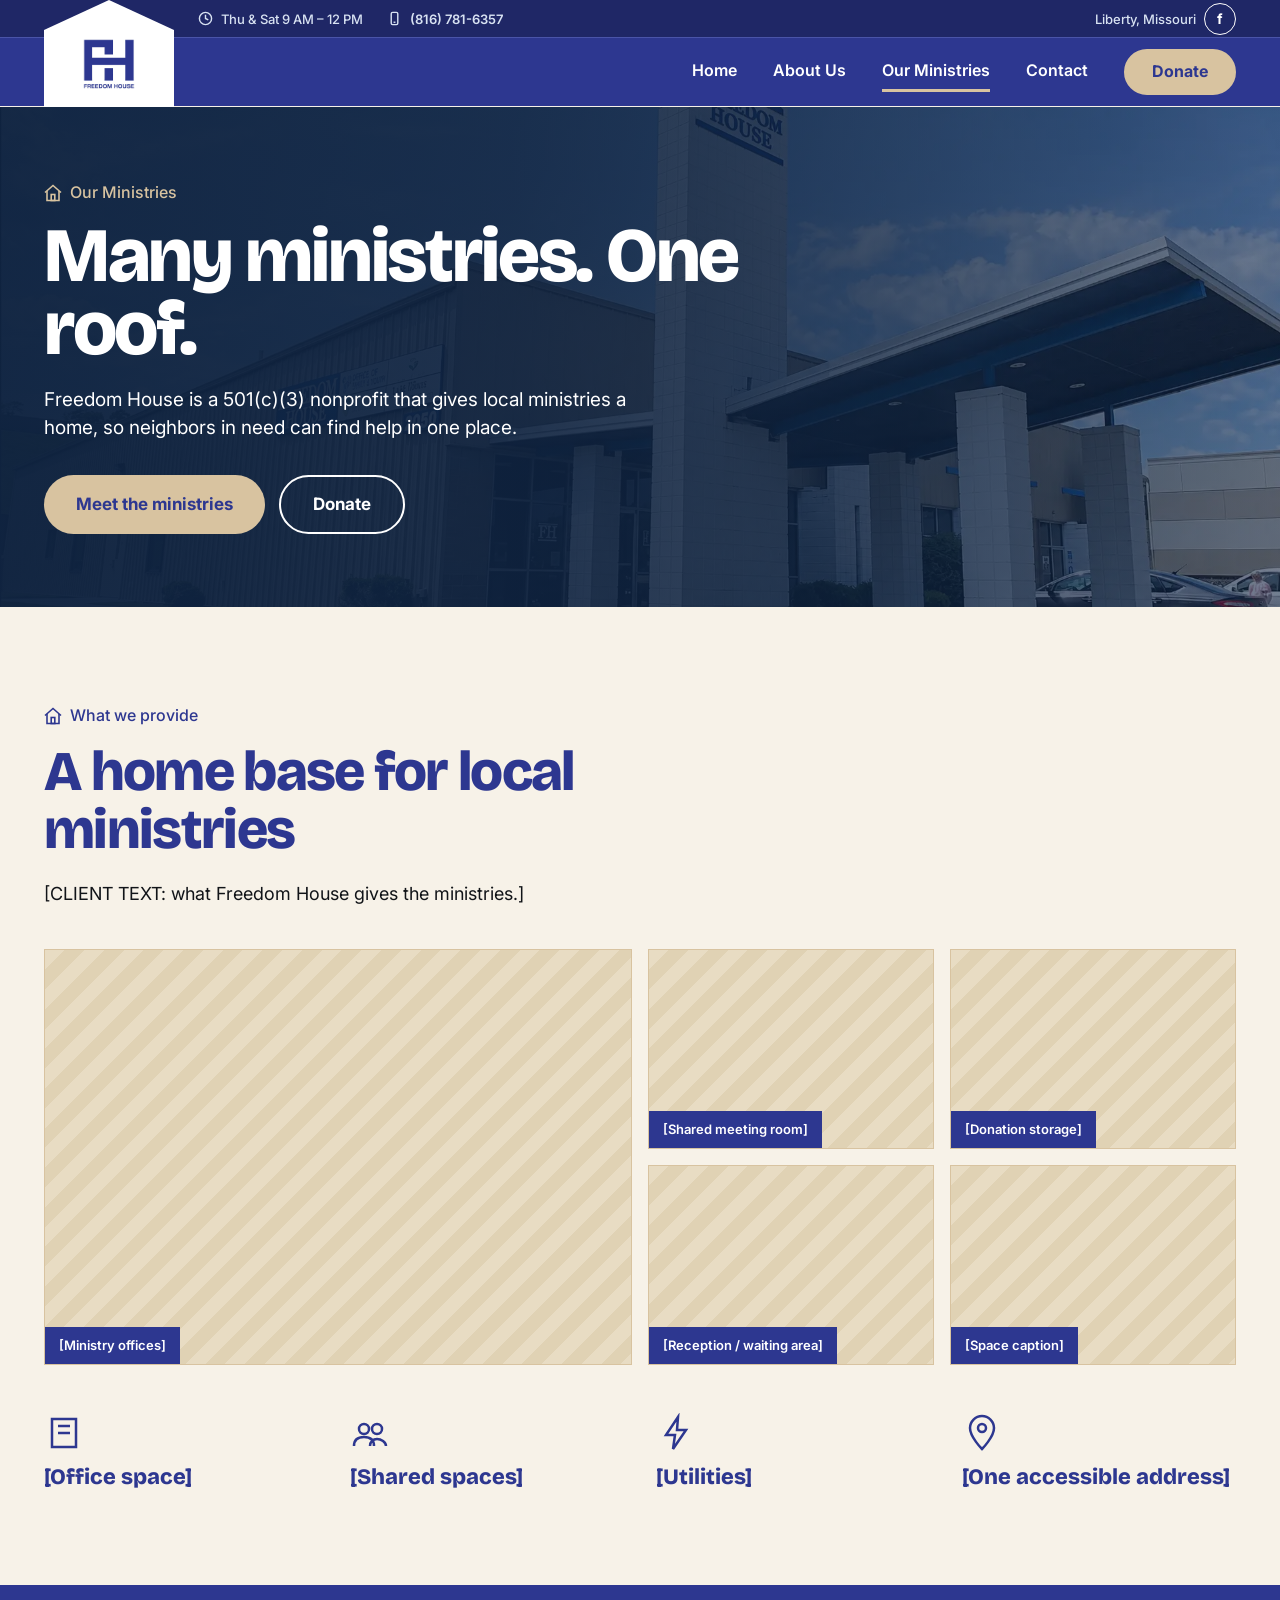
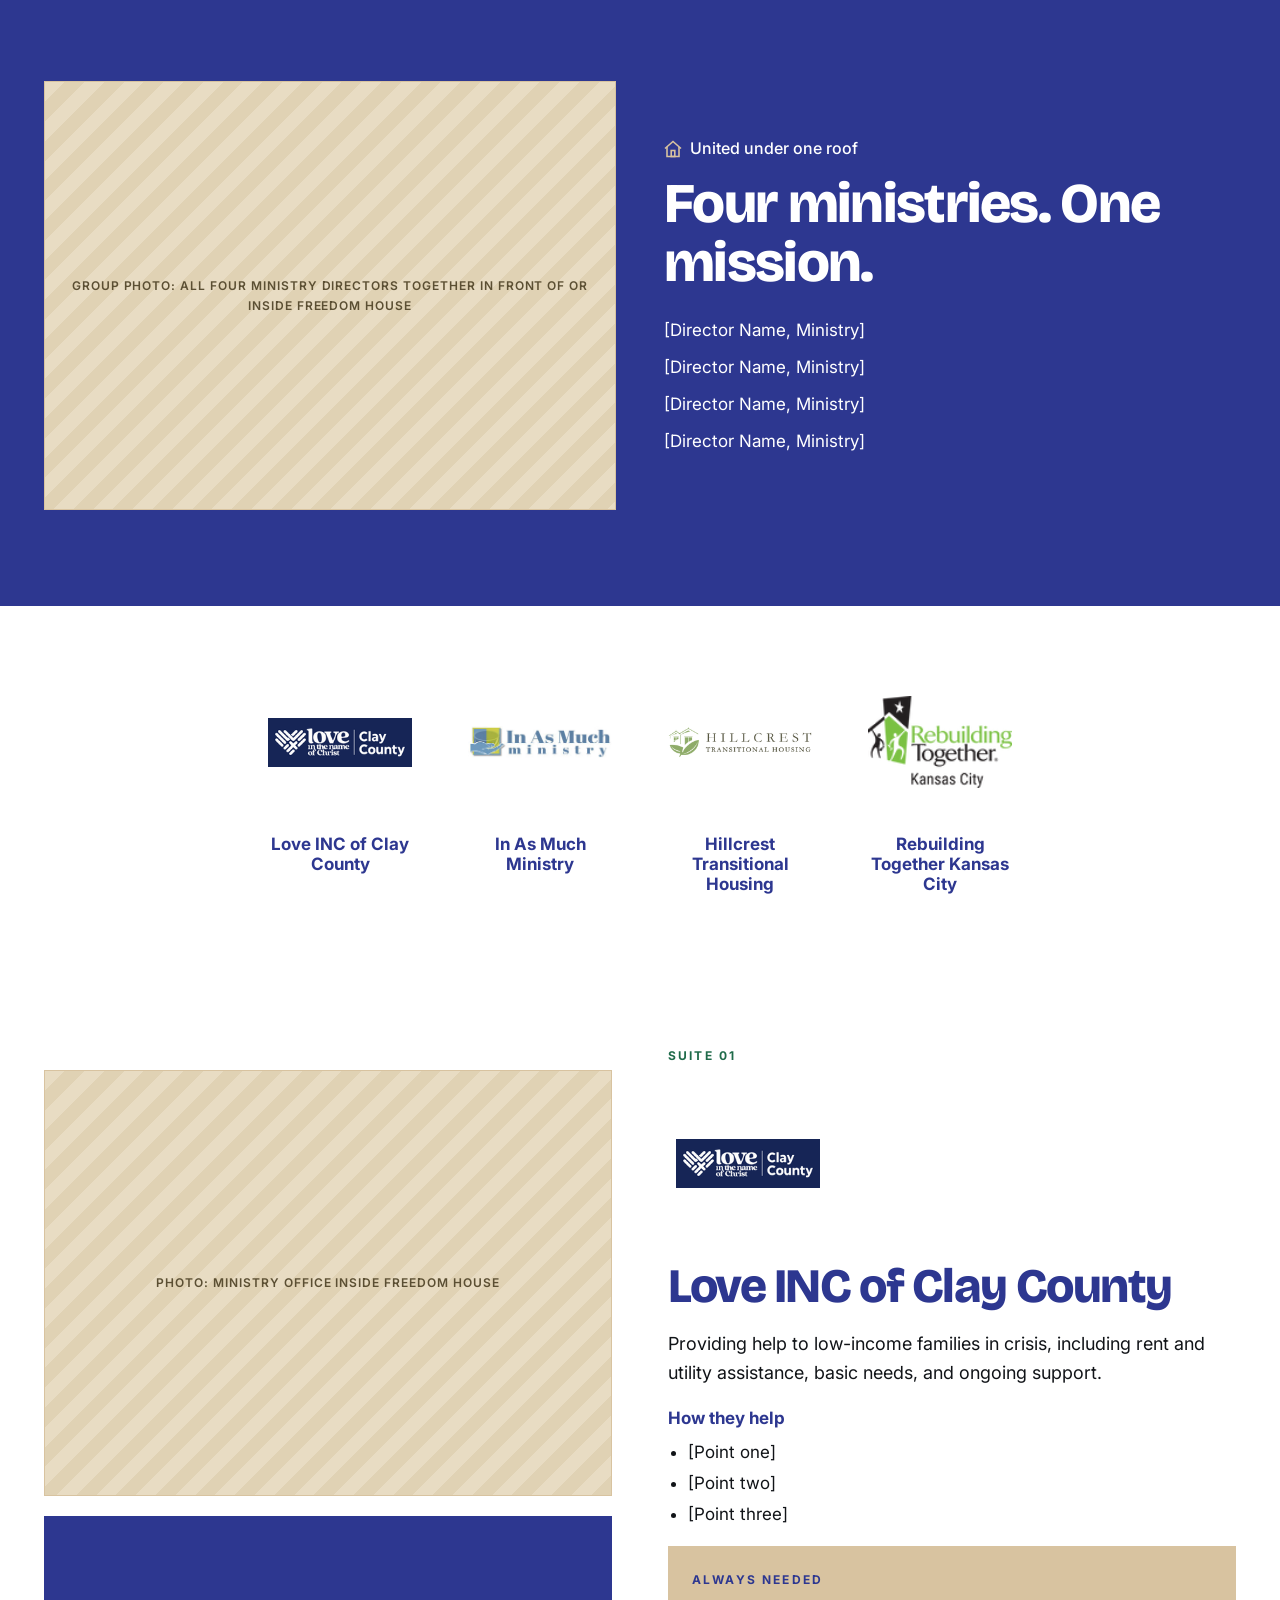
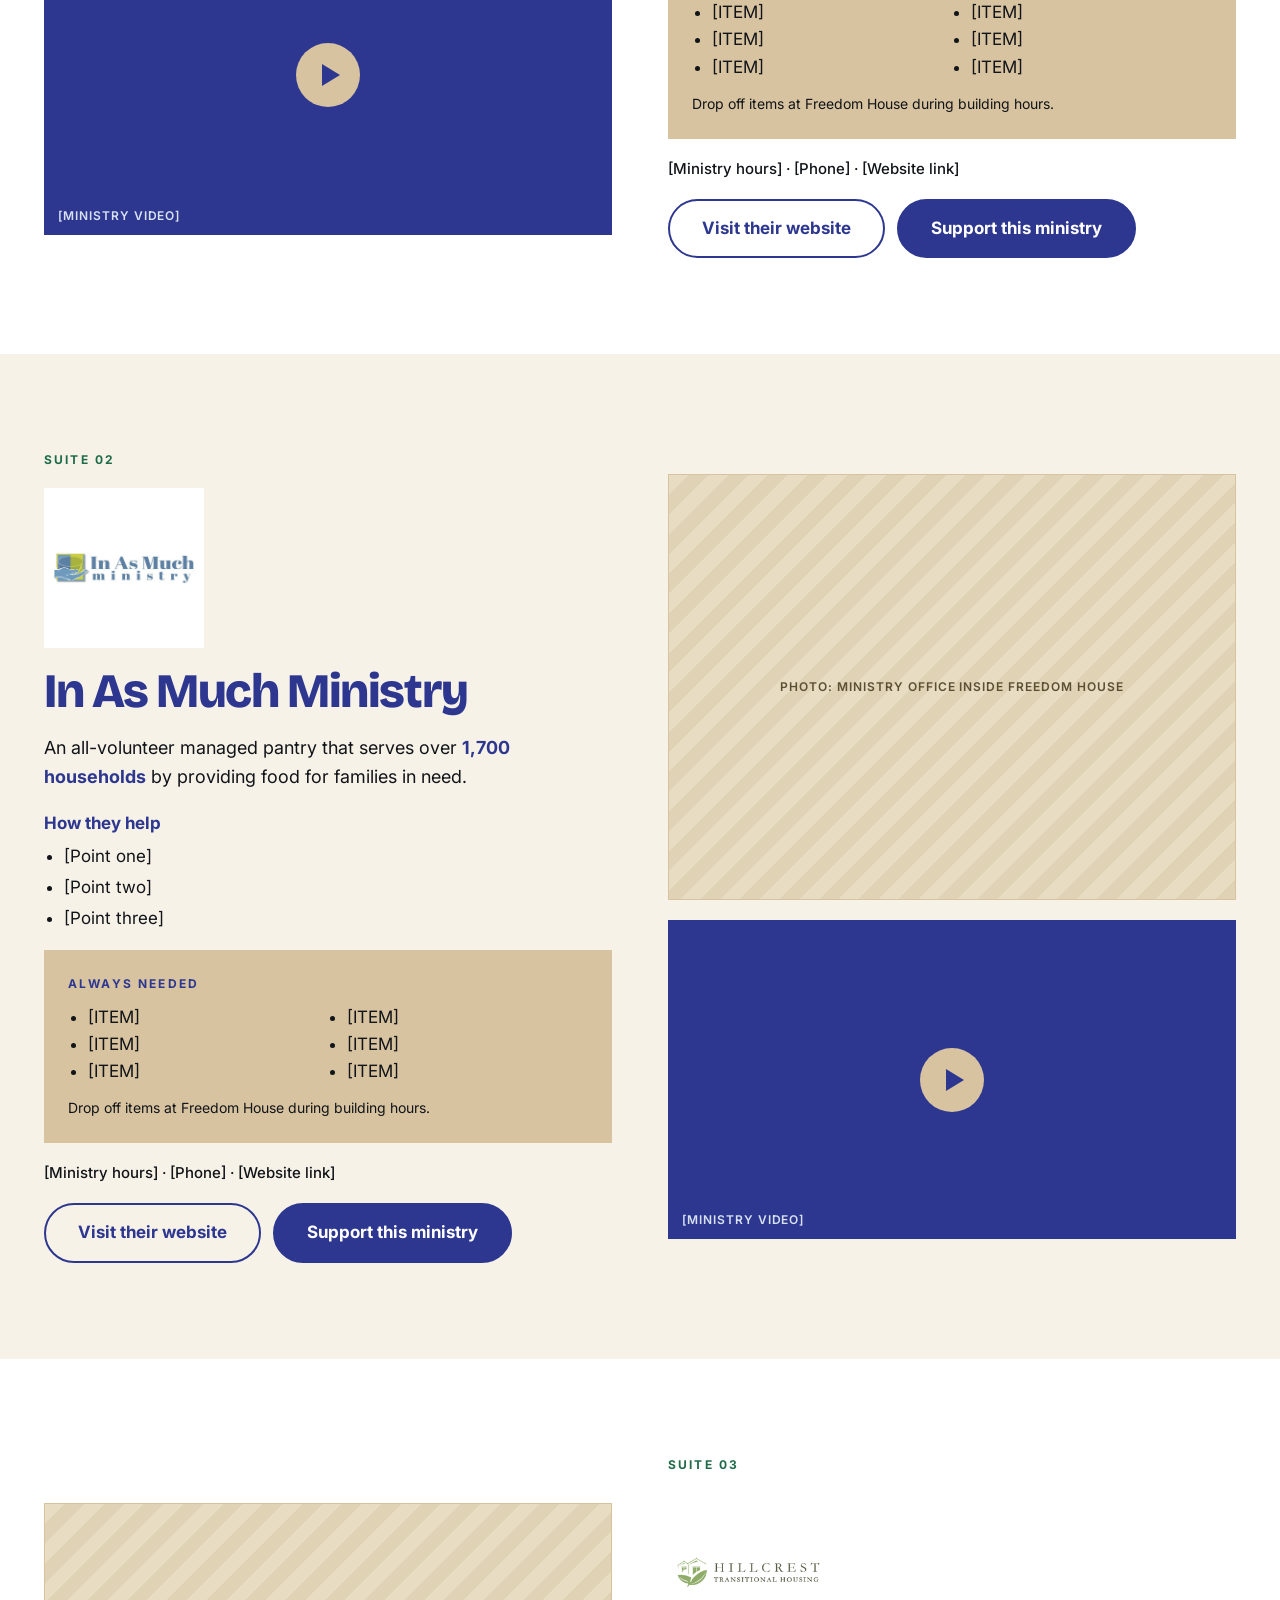
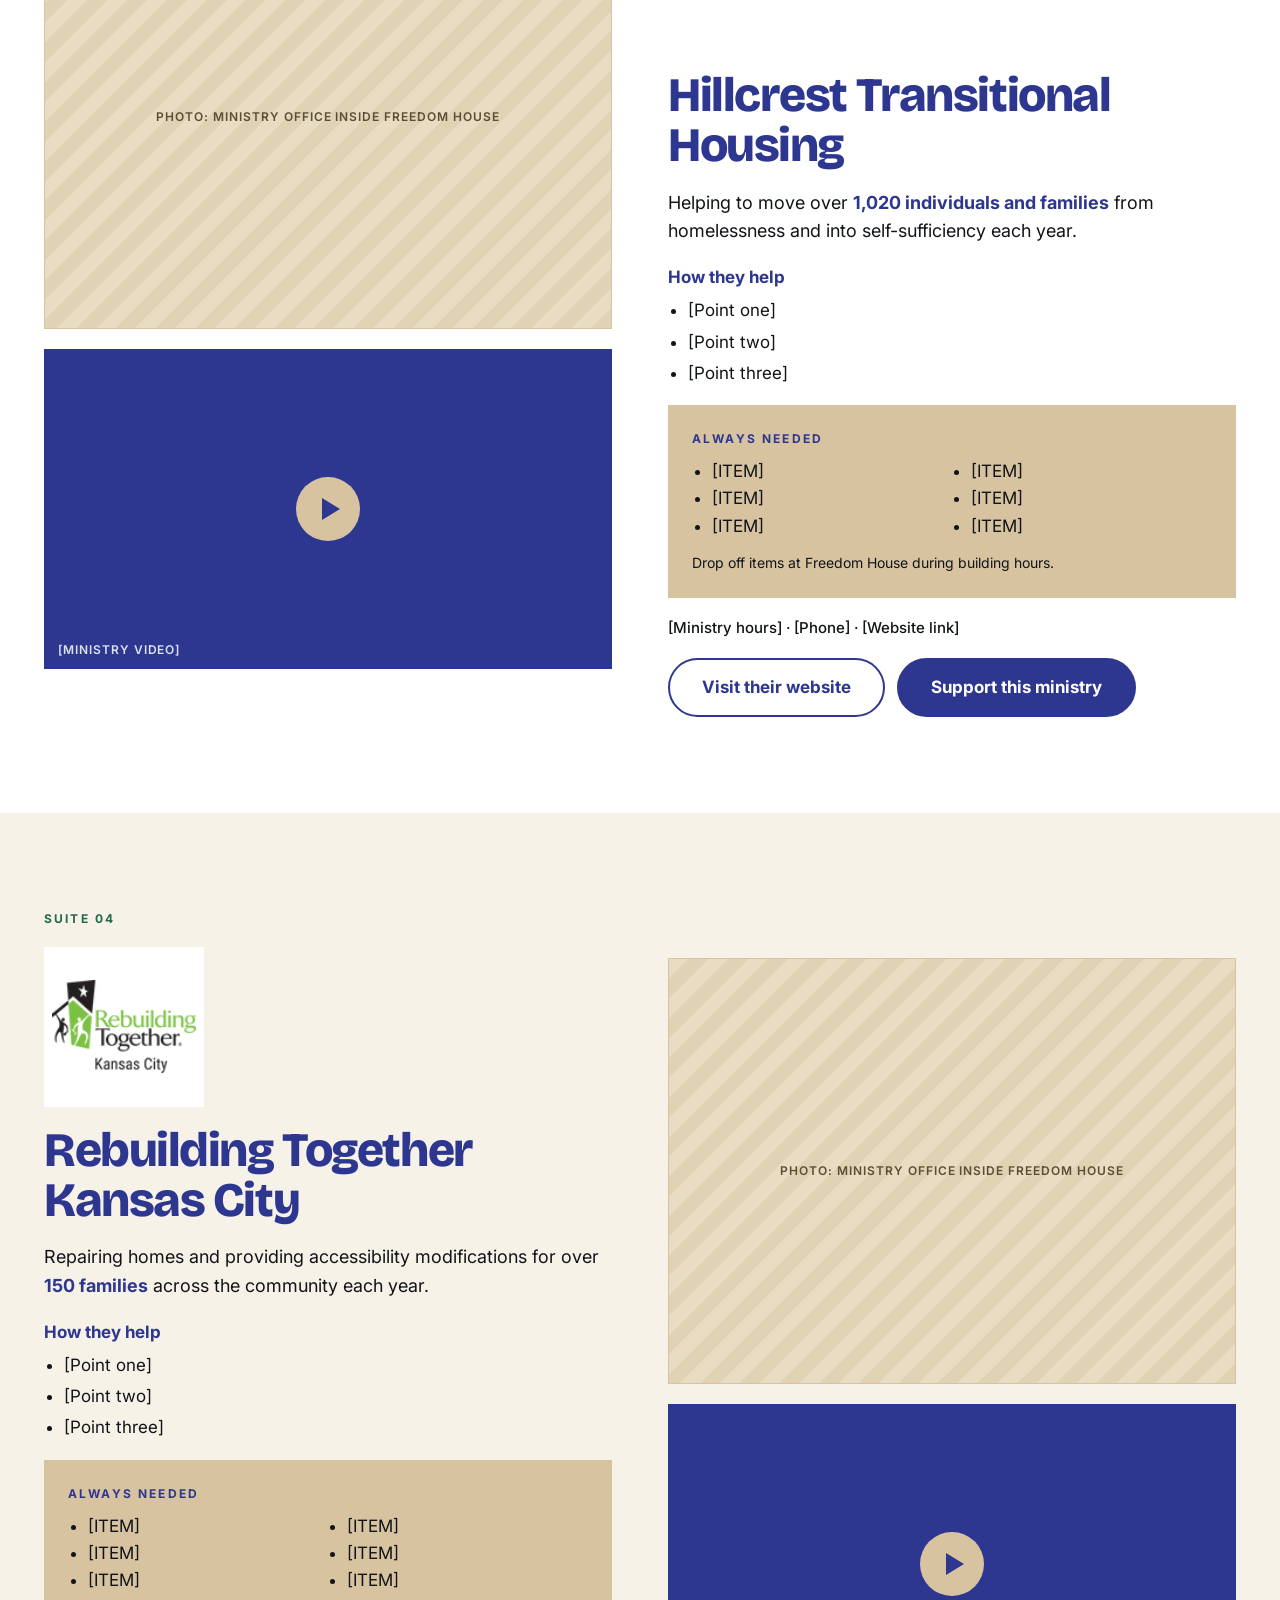
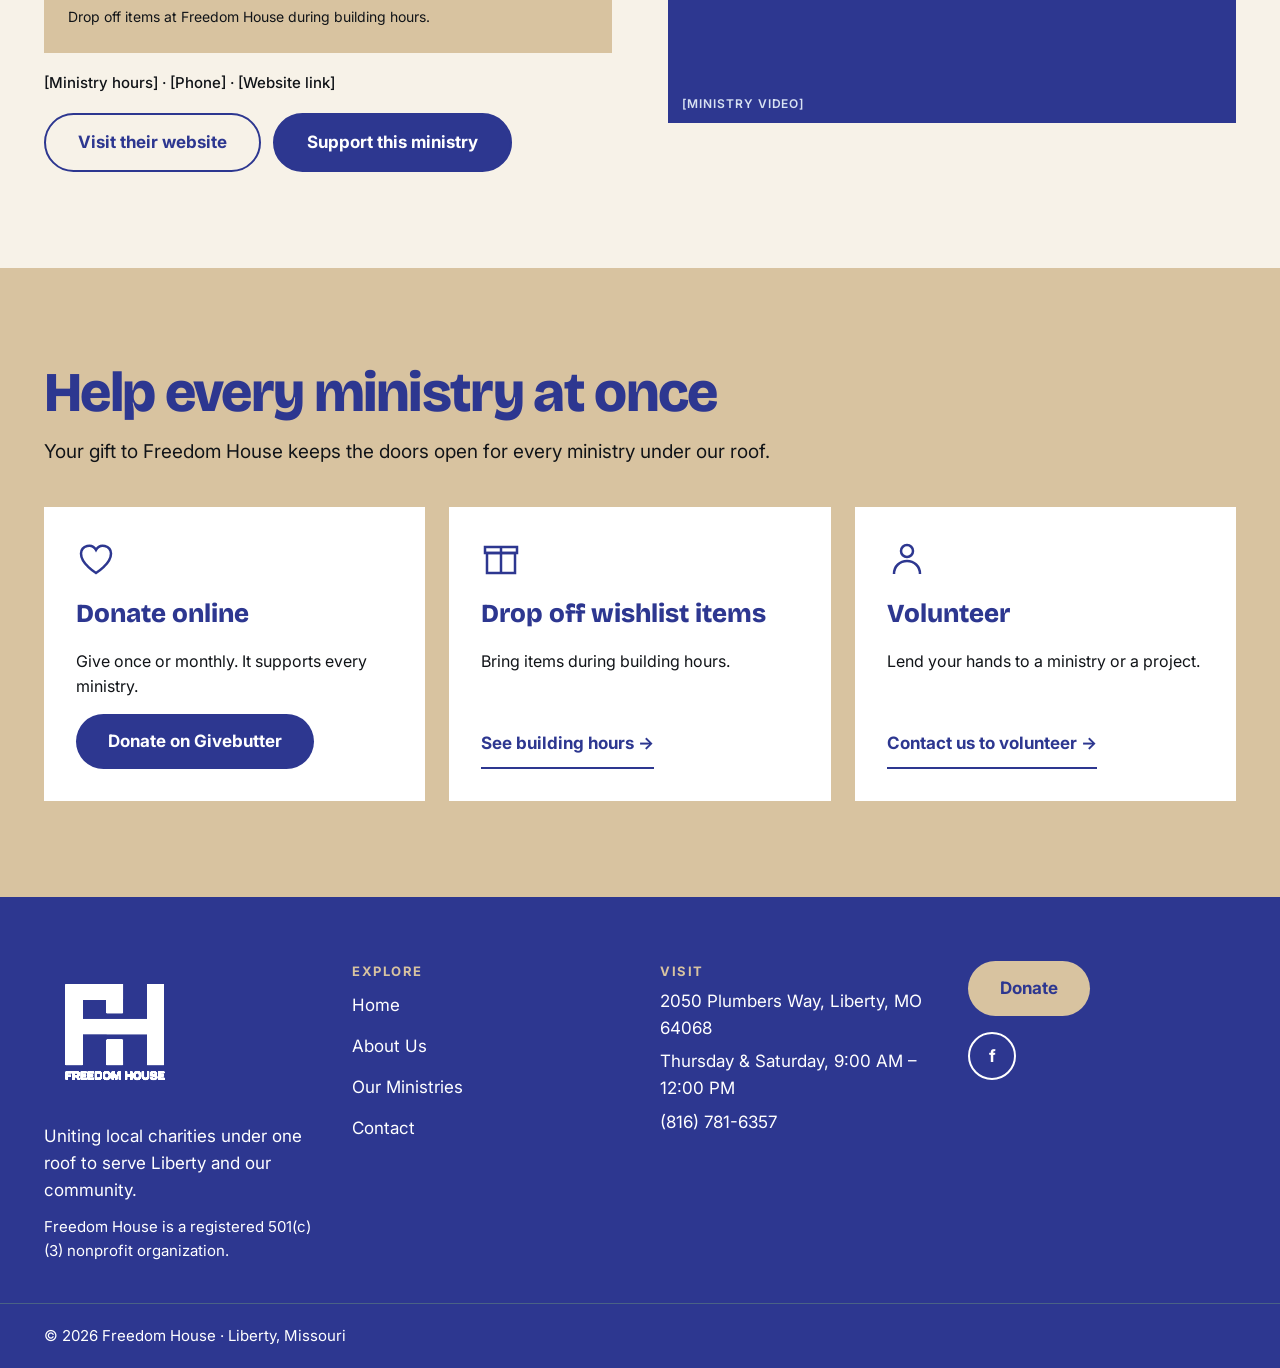
<file: site/ministries.html>
<!DOCTYPE html>
<html lang="en">
<head>
<meta charset="utf-8">
<meta name="viewport" content="width=device-width, initial-scale=1">
<title>Our Ministries | Freedom House Liberty</title>
<meta name="description" content="Meet the ministries at Freedom House in Liberty, MO: Love INC of Clay County, In As Much Ministry, Hillcrest Transitional Housing and Rebuilding Together Kansas City.">
<meta property="og:title" content="Our Ministries | Freedom House Liberty">
<meta property="og:description" content="Meet the ministries at Freedom House in Liberty, MO: Love INC of Clay County, In As Much Ministry, Hillcrest Transitional Housing and Rebuilding Together Kansas City.">
<meta property="og:type" content="website">
<meta property="og:image" content="assets/img/hero-entrance.webp">
<meta name="theme-color" content="#2D3790">
<link rel="icon" href="favicon.ico" sizes="any">
<link rel="icon" type="image/png" sizes="32x32" href="favicon-32x32.png">
<link rel="icon" type="image/png" sizes="16x16" href="favicon-16x16.png">
<link rel="apple-touch-icon" href="apple-touch-icon.png">
<link rel="manifest" href="site.webmanifest">
<link rel="preconnect" href="https://fonts.googleapis.com">
<link rel="preconnect" href="https://fonts.gstatic.com" crossorigin>
<link href="https://fonts.googleapis.com/css2?family=Bricolage+Grotesque:opsz,wght@12..96,700;12..96,800&family=Inter:wght@400;500;600;700&display=swap" rel="stylesheet">
<link rel="stylesheet" href="assets/css/site.css">
<script type="text/javascript">
    // Feedbucket review widget: only loads on the Cloudflare Pages preview domain.
    if (location.hostname === "freedom-house-site.pages.dev") (function(k) {
        let s=document.createElement('script');s.defer=true;
        s.src="https://cdn.feedbucket.app/assets/feedbucket.js";
        s.dataset.feedbucket=k;document.head.appendChild(s);
    })('yqIM7R64rlPyg68VlPbt')
</script>
</head>
<body data-page="ministries">
<a class="fh-skip" href="#main">Skip to content</a>
<div class="fh-head-spacer" aria-hidden="true"></div>
<header class="fh-header">
  <div class="fh-mini">
    <div class="fh-mini-in">
      <div class="fh-mini-group">
        <span class="fh-mini-item"><svg width="15" height="15" viewBox="0 0 16 16" fill="none" stroke="#D8E2F2" stroke-width="1.5" aria-hidden="true"><circle cx="8" cy="8" r="6.5"></circle><polyline points="8,4 8,8 11,9.5"></polyline></svg>Thu &amp; Sat 9 AM – 12 PM</span>
        <span class="fh-mini-item"><svg width="15" height="15" viewBox="0 0 16 16" fill="none" stroke="#D8E2F2" stroke-width="1.5" aria-hidden="true"><rect x="4.5" y="1.5" width="7" height="13" rx="1.5"></rect><line x1="7" y1="12" x2="9" y2="12"></line></svg><a href="tel:+18167816357">(816) 781-6357</a></span>
      </div>
      <div class="fh-mini-group fh-mini-right">
        <span>Liberty, Missouri</span>
        <a class="fh-soc" href="https://www.facebook.com/p/Freedom-House-Liberty-61550532695252/" target="_blank" rel="noopener" aria-label="Freedom House on Facebook">f</a>
      </div>
    </div>
  </div>
  <div class="fh-main">
    <div class="fh-main-in">
      <nav class="fh-nav" aria-label="Main">
        <a href="index.html">Home</a>
        <a href="about.html">About Us</a>
        <a class="is-active" href="ministries.html" aria-current="page">Our Ministries</a>
        <a href="contact.html">Contact</a>
      </nav>
      <a class="fh-donate" href="donate.html">Donate</a>
      <button class="fh-burger" type="button" aria-label="Menu" aria-expanded="false" aria-controls="fh-panel"><span></span><span></span><span></span></button>
    </div>
  </div>
  <div class="fh-house-layer">
    <div class="fh-house-box">
      <a class="fh-house" href="index.html" aria-label="Freedom House home"><img src="assets/img/freedom-house-logo.png" alt="Freedom House" width="447" height="447"></a>
    </div>
  </div>
  <nav class="fh-panel" id="fh-panel" aria-label="Mobile" hidden>
    <a href="index.html"><span>Home</span></a>
    <a href="about.html"><span>About Us</span></a>
    <a class="is-active" href="ministries.html" aria-current="page"><span>Our Ministries</span></a>
    <a href="contact.html"><span>Contact</span></a>
    <div class="fh-panel-info">
      <span class="fh-mini-item"><svg width="15" height="15" viewBox="0 0 16 16" fill="none" stroke="#D8E2F2" stroke-width="1.5" aria-hidden="true"><circle cx="8" cy="8" r="6.5"></circle><polyline points="8,4 8,8 11,9.5"></polyline></svg>Thu &amp; Sat 9 AM – 12 PM</span>
      <span class="fh-mini-item"><svg width="15" height="15" viewBox="0 0 16 16" fill="none" stroke="#D8E2F2" stroke-width="1.5" aria-hidden="true"><rect x="4.5" y="1.5" width="7" height="13" rx="1.5"></rect><line x1="7" y1="12" x2="9" y2="12"></line></svg><a href="tel:+18167816357">(816) 781-6357</a></span>
      <div class="fh-mini-group"><a class="fh-soc" href="https://www.facebook.com/p/Freedom-House-Liberty-61550532695252/" target="_blank" rel="noopener" aria-label="Freedom House on Facebook">f</a></div>
    </div>
  </nav>
</header>
<main id="main">
<section class="fh-phero" style="position: relative; color: rgb(255, 255, 255); overflow: hidden; display: flex; align-items: center; background: url(&quot;assets/img/hero-entrance.webp&quot;) center top / cover no-repeat rgb(45, 55, 144);">
<div style="position: absolute; inset: 0px; background: linear-gradient(90deg, rgba(15, 35, 64, 0.84) 0%, rgba(15, 35, 64, 0.72) 40%, rgba(15, 35, 64, 0.35) 100%);"></div>
<div style="position: absolute; inset: 0px; background: linear-gradient(90deg, rgba(15, 35, 64, 0.84) 0%, rgba(15, 35, 64, 0.72) 40%, rgba(15, 35, 64, 0.35) 100%);"></div>
<div style="position: relative; width: 100%; max-width: 1240px; margin: 0px auto; padding: 56px 24px;">
<div style="max-width: 760px;">
<p style="display: flex; align-items: center; gap: 8px; font-size: 16px; font-weight: 500; color: rgb(216, 195, 160); margin-bottom: 14px;"><svg width="18" height="18" viewBox="0 0 18 18" fill="none" stroke="#D8C3A0" stroke-width="1.6" stroke-linejoin="miter" style="flex: 0 0 auto;"><polyline points="1,8.5 9,1.5 17,8.5"></polyline><polyline points="3,7 3,16.5 15,16.5 15,7"></polyline><rect x="7.2" y="10.5" width="3.6" height="6"></rect></svg>Our Ministries</p>
<h1 style="font-family: &quot;Bricolage Grotesque&quot;, sans-serif; font-weight: 800; letter-spacing: -0.03em; line-height: 0.95; font-size: clamp(40px, 6vw, 80px); color: rgb(255, 255, 255);">Many ministries. One roof.</h1>
<p class="fh-sub" style="font-size: 19px; line-height: 1.5; margin: 20px 0px 32px; max-width: 640px; color: rgb(255, 255, 255);">Freedom House is a 501(c)(3) nonprofit that gives local ministries a home, so neighbors in need can find help in one place.</p>
<div style="display: flex; flex-wrap: wrap; gap: 14px;">
<a class="fh-btn hv-6" href="#mn-jump" style="cursor: pointer; border: 0px; display: inline-flex; align-items: center; justify-content: center; gap: 8px; min-height: 52px; padding: 14px 32px; border-radius: 999px; font-weight: 700; font-size: 17px; text-align: center; background: rgb(216, 195, 160); color: rgb(45, 55, 144); font-family: Inter, sans-serif;">Meet the ministries</a>
<a class="hv-1" href="#GIVEBUTTER_LINK" style="display: inline-flex; align-items: center; justify-content: center; gap: 8px; min-height: 52px; padding: 14px 32px; border-radius: 999px; font-weight: 700; font-size: 17px; text-align: center; border: 2px solid rgb(255, 255, 255); color: rgb(255, 255, 255);">Donate</a></div></div></div></section>
<section style="background: rgb(247, 242, 232);">
<div style="max-width: 1240px; margin: 0px auto; padding: clamp(64px, 8vw, 96px) 24px;">
<div style="max-width: 760px;">
<p style="display: flex; align-items: center; gap: 8px; font-size: 16px; font-weight: 500; color: rgb(45, 55, 144); margin-bottom: 14px;"><svg width="18" height="18" viewBox="0 0 18 18" fill="none" stroke="#2D3790" stroke-width="1.6" stroke-linejoin="miter" style="flex: 0 0 auto;"><polyline points="1,8.5 9,1.5 17,8.5"></polyline><polyline points="3,7 3,16.5 15,16.5 15,7"></polyline><rect x="7.2" y="10.5" width="3.6" height="6"></rect></svg>What we provide</p>
<h2 style="font-family: &quot;Bricolage Grotesque&quot;, sans-serif; font-weight: 800; letter-spacing: -0.03em; line-height: 1.05; font-size: clamp(34px, 5vw, 56px); color: rgb(45, 55, 144); margin-bottom: 20px;">A home base for local ministries</h2>
<p style="font-size: 18px; margin-bottom: 40px;">[CLIENT TEXT: what Freedom House gives the ministries.]</p></div>
<div class="fh-gal">
<div class="big" style="background: repeating-linear-gradient(135deg, rgb(232, 220, 195) 0px, rgb(232, 220, 195) 14px, rgb(224, 210, 180) 14px, rgb(224, 210, 180) 28px); border: 1px solid rgb(216, 195, 160); position: relative; min-height: 0px;"><span style="position: absolute; left: 0px; bottom: 0px; background: rgb(45, 55, 144); color: rgb(255, 255, 255); font-size: 13px; font-weight: 600; padding: 8px 14px;">[Ministry offices]</span></div>
<div style="background: repeating-linear-gradient(135deg, rgb(232, 220, 195) 0px, rgb(232, 220, 195) 14px, rgb(224, 210, 180) 14px, rgb(224, 210, 180) 28px); border: 1px solid rgb(216, 195, 160); position: relative; min-height: 0px;"><span style="position: absolute; left: 0px; bottom: 0px; background: rgb(45, 55, 144); color: rgb(255, 255, 255); font-size: 13px; font-weight: 600; padding: 8px 14px;">[Shared meeting room]</span></div>
<div style="background: repeating-linear-gradient(135deg, rgb(232, 220, 195) 0px, rgb(232, 220, 195) 14px, rgb(224, 210, 180) 14px, rgb(224, 210, 180) 28px); border: 1px solid rgb(216, 195, 160); position: relative; min-height: 0px;"><span style="position: absolute; left: 0px; bottom: 0px; background: rgb(45, 55, 144); color: rgb(255, 255, 255); font-size: 13px; font-weight: 600; padding: 8px 14px;">[Donation storage]</span></div>
<div style="background: repeating-linear-gradient(135deg, rgb(232, 220, 195) 0px, rgb(232, 220, 195) 14px, rgb(224, 210, 180) 14px, rgb(224, 210, 180) 28px); border: 1px solid rgb(216, 195, 160); position: relative; min-height: 0px;"><span style="position: absolute; left: 0px; bottom: 0px; background: rgb(45, 55, 144); color: rgb(255, 255, 255); font-size: 13px; font-weight: 600; padding: 8px 14px;">[Reception / waiting area]</span></div>
<div style="background: repeating-linear-gradient(135deg, rgb(232, 220, 195) 0px, rgb(232, 220, 195) 14px, rgb(224, 210, 180) 14px, rgb(224, 210, 180) 28px); border: 1px solid rgb(216, 195, 160); position: relative; min-height: 0px;"><span style="position: absolute; left: 0px; bottom: 0px; background: rgb(45, 55, 144); color: rgb(255, 255, 255); font-size: 13px; font-weight: 600; padding: 8px 14px;">[Space caption]</span></div></div>
<div style="display: grid; grid-template-columns: repeat(auto-fit, minmax(min(100%, 200px), 1fr)); gap: 32px; margin-top: 48px;">
<div style="display: flex; flex-direction: column; gap: 12px; align-items: flex-start;"><svg width="40" height="40" viewBox="0 0 40 40" fill="none" stroke="#2D3790" stroke-width="2.5"><rect x="8" y="6" width="24" height="28"></rect><line x1="14" y1="13" x2="26" y2="13"></line><line x1="14" y1="20" x2="26" y2="20"></line></svg>
<p style="font-family: &quot;Bricolage Grotesque&quot;, sans-serif; font-weight: 800; font-size: 22px; color: rgb(45, 55, 144); line-height: 1.1;">[Office space]</p></div>
<div style="display: flex; flex-direction: column; gap: 12px; align-items: flex-start;"><svg width="40" height="40" viewBox="0 0 40 40" fill="none" stroke="#2D3790" stroke-width="2.5"><circle cx="14" cy="16" r="5"></circle><circle cx="27" cy="16" r="5"></circle><path d="M4 33c0-6 4-9 10-9s10 3 10 9M20 33c0-4 3-7 7-7s9 3 9 7"></path></svg>
<p style="font-family: &quot;Bricolage Grotesque&quot;, sans-serif; font-weight: 800; font-size: 22px; color: rgb(45, 55, 144); line-height: 1.1;">[Shared spaces]</p></div>
<div style="display: flex; flex-direction: column; gap: 12px; align-items: flex-start;"><svg width="40" height="40" viewBox="0 0 40 40" fill="none" stroke="#2D3790" stroke-width="2.5"><path d="M22 4 10 22h9l-2 14 13-19h-9z"></path></svg>
<p style="font-family: &quot;Bricolage Grotesque&quot;, sans-serif; font-weight: 800; font-size: 22px; color: rgb(45, 55, 144); line-height: 1.1;">[Utilities]</p></div>
<div style="display: flex; flex-direction: column; gap: 12px; align-items: flex-start;"><svg width="40" height="40" viewBox="0 0 40 40" fill="none" stroke="#2D3790" stroke-width="2.5"><path d="M20 36S8 24 8 15a12 12 0 0 1 24 0c0 9-12 21-12 21z"></path><circle cx="20" cy="15" r="4"></circle></svg>
<p style="font-family: &quot;Bricolage Grotesque&quot;, sans-serif; font-weight: 800; font-size: 22px; color: rgb(45, 55, 144); line-height: 1.1;">[One accessible address]</p></div></div></div></section>
<section style="background: rgb(45, 55, 144); color: rgb(255, 255, 255);">
<div style="max-width: 1240px; margin: 0px auto; padding: clamp(64px, 8vw, 96px) 24px; display: grid; grid-template-columns: repeat(auto-fit, minmax(min(100%, 340px), 1fr)); gap: 48px; align-items: center;">
<div style="aspect-ratio: 4 / 3; border: 1px solid rgb(216, 195, 160); background: repeating-linear-gradient(135deg, rgb(232, 220, 195) 0px, rgb(232, 220, 195) 14px, rgb(224, 210, 180) 14px, rgb(224, 210, 180) 28px); display: grid; place-items: center; padding: 20px; text-align: center;"><span style="font-size: 12px; font-weight: 600; letter-spacing: 0.08em; text-transform: uppercase; color: rgb(91, 79, 51);">Group photo: all four ministry directors together in front of or inside Freedom House</span></div>
<div>
<p style="display: flex; align-items: center; gap: 8px; font-size: 16px; font-weight: 500; color: rgb(255, 255, 255); margin-bottom: 14px;"><svg width="18" height="18" viewBox="0 0 18 18" fill="none" stroke="#D8C3A0" stroke-width="1.6" stroke-linejoin="miter" style="flex: 0 0 auto;"><polyline points="1,8.5 9,1.5 17,8.5"></polyline><polyline points="3,7 3,16.5 15,16.5 15,7"></polyline><rect x="7.2" y="10.5" width="3.6" height="6"></rect></svg>United under one roof</p>
<h2 style="font-family: &quot;Bricolage Grotesque&quot;, sans-serif; font-weight: 800; letter-spacing: -0.03em; line-height: 1.05; font-size: clamp(34px, 5vw, 56px); color: rgb(255, 255, 255); margin-bottom: 24px;">Four ministries. One mission.</h2>
<div style="display: grid; gap: 10px;">
<p style="color: rgb(255, 255, 255);">[Director Name, Ministry]</p>
<p style="color: rgb(255, 255, 255);">[Director Name, Ministry]</p>
<p style="color: rgb(255, 255, 255);">[Director Name, Ministry]</p>
<p style="color: rgb(255, 255, 255);">[Director Name, Ministry]</p></div></div></div></section>
<section id="mn-jump" style="background: rgb(255, 255, 255); scroll-margin-top: 100px;">
<div style="max-width: 1240px; margin: 0px auto; padding: 56px 24px;">
<div class="fh-jump">
<a class="fh-btn" href="#mn-1" style="cursor: pointer; border: 0px; background: none; padding: 0px; display: flex; flex-direction: column; align-items: center; gap: 12px; font-family: Inter, sans-serif; color: rgb(45, 55, 144);">
<div class="fh-logo" style="background: rgb(255, 255, 255); display: flex; align-items: center; justify-content: center; flex: 0 0 auto;"><img src="assets/img/logos/love-inc.png" alt="Love INC of Clay County logo" style="display: block; height: 75%; width: auto; max-width: 90%; object-fit: contain;"></div><span style="font-weight: 700; font-size: 17px;"><span class="sc-interp">Love INC of Clay County</span></span></a>
<a class="fh-btn" href="#mn-2" style="cursor: pointer; border: 0px; background: none; padding: 0px; display: flex; flex-direction: column; align-items: center; gap: 12px; font-family: Inter, sans-serif; color: rgb(45, 55, 144);">
<div class="fh-logo" style="background: rgb(255, 255, 255); display: flex; align-items: center; justify-content: center; flex: 0 0 auto;"><img src="assets/img/logos/in-as-much.jpeg" alt="In As Much Ministry logo" style="display: block; width: 90%; height: auto; max-height: 100%; object-fit: contain;"></div><span style="font-weight: 700; font-size: 17px;"><span class="sc-interp">In As Much Ministry</span></span></a>
<a class="fh-btn" href="#mn-3" style="cursor: pointer; border: 0px; background: none; padding: 0px; display: flex; flex-direction: column; align-items: center; gap: 12px; font-family: Inter, sans-serif; color: rgb(45, 55, 144);">
<div class="fh-logo" style="background: rgb(255, 255, 255); display: flex; align-items: center; justify-content: center; flex: 0 0 auto;"><img src="assets/img/logos/hillcrest.png" alt="Hillcrest Transitional Housing logo" style="display: block; width: 90%; height: auto; max-height: 100%; object-fit: contain;"></div><span style="font-weight: 700; font-size: 17px;"><span class="sc-interp">Hillcrest Transitional Housing</span></span></a>
<a class="fh-btn" href="#mn-4" style="cursor: pointer; border: 0px; background: none; padding: 0px; display: flex; flex-direction: column; align-items: center; gap: 12px; font-family: Inter, sans-serif; color: rgb(45, 55, 144);">
<div class="fh-logo" style="background: rgb(255, 255, 255); display: flex; align-items: center; justify-content: center; flex: 0 0 auto;"><img src="assets/img/logos/rebuilding-together-kc.png" alt="Rebuilding Together Kansas City logo" style="display: block; height: 75%; width: auto; max-width: 90%; object-fit: contain;"></div><span style="font-weight: 700; font-size: 17px;"><span class="sc-interp">Rebuilding Together Kansas City</span></span></a></div></div></section>
<section id="mn-1" style="background: rgb(255, 255, 255); scroll-margin-top: 100px;">
<div style="max-width: 1240px; margin: 0px auto; padding: clamp(64px, 8vw, 96px) 24px; display: grid; grid-template-columns: repeat(auto-fit, minmax(min(100%, 360px), 1fr)); gap: 56px; align-items: center;">
<div style="display: flex; flex-direction: column; gap: 20px;">
<div style="aspect-ratio: 4 / 3; border: 1px solid rgb(216, 195, 160); background: repeating-linear-gradient(135deg, rgb(232, 220, 195) 0px, rgb(232, 220, 195) 14px, rgb(224, 210, 180) 14px, rgb(224, 210, 180) 28px); display: grid; place-items: center; padding: 20px; text-align: center;"><span style="font-size: 12px; font-weight: 600; letter-spacing: 0.08em; text-transform: uppercase; color: rgb(91, 79, 51);">Photo: ministry office inside Freedom House</span></div>
<div style="aspect-ratio: 16 / 9; background: rgb(45, 55, 144); display: grid; place-items: center; position: relative;"><span style="width: 64px; height: 64px; border-radius: 50%; background: rgb(216, 195, 160); display: grid; place-items: center;"><span style="width: 0px; height: 0px; border-left: 18px solid rgb(45, 55, 144); border-top: 11px solid transparent; border-bottom: 11px solid transparent; margin-left: 5px;"></span></span><span style="position: absolute; left: 14px; bottom: 10px; font-size: 12px; font-weight: 600; letter-spacing: 0.08em; color: rgb(216, 226, 242); text-transform: uppercase;">[MINISTRY VIDEO]</span></div></div>
<div class="" style="display: flex; flex-direction: column; gap: 18px; align-items: flex-start;">
<p style="font-size: 12px; font-weight: 700; letter-spacing: 0.18em; color: rgb(31, 107, 74);">SUITE <span class="sc-interp">01</span></p>
<div class="fh-logo" style="background: rgb(255, 255, 255); display: flex; align-items: center; justify-content: center; flex: 0 0 auto;"><img src="assets/img/logos/love-inc.png" alt="Love INC of Clay County logo" style="display: block; height: 75%; width: auto; max-width: 90%; object-fit: contain;"></div>
<h2 style="font-family: &quot;Bricolage Grotesque&quot;, sans-serif; font-weight: 800; letter-spacing: -0.03em; line-height: 1.05; font-size: clamp(32px, 4.4vw, 48px); color: rgb(45, 55, 144);"><span class="sc-interp">Love INC of Clay County</span></h2>
<p style="font-size: 18px;"><span class="sc-interp">Providing help to low-income families in crisis, including rent and utility assistance, basic needs, and ongoing support.</span><b style="color: rgb(45, 55, 144);"><span class="sc-interp"></span></b><span class="sc-interp"></span></p>
<div>
<p style="font-weight: 700; color: rgb(45, 55, 144); margin-bottom: 6px;">How they help</p><ul style="margin: 0px; padding-left: 20px; display: grid; gap: 4px;"><li>[Point one]</li><li>[Point two]</li><li>[Point three]</li></ul></div>
<div style="background: rgb(216, 195, 160); padding: 24px; width: 100%;">
<p style="font-size: 12px; font-weight: 700; letter-spacing: 0.18em; color: rgb(45, 55, 144); margin-bottom: 10px;">ALWAYS NEEDED</p><ul style="margin: 0px 0px 12px; padding-left: 20px; columns: 2; color: rgb(17, 20, 24);"><li>[ITEM]</li><li>[ITEM]</li><li>[ITEM]</li><li>[ITEM]</li><li>[ITEM]</li><li>[ITEM]</li></ul>
<p style="font-size: 14px;">Drop off items at Freedom House during building hours.</p></div>
<p style="font-size: 15px; font-weight: 500;">[Ministry hours] · [Phone] · [Website link]</p>
<div style="display: flex; flex-wrap: wrap; gap: 12px;">
<a class="hv-5" href="https://loveincofclaycounty.org/" target="_blank" rel="noopener" style="display: inline-flex; align-items: center; justify-content: center; gap: 8px; min-height: 52px; padding: 14px 32px; border-radius: 999px; font-weight: 700; font-size: 17px; text-align: center; border: 2px solid rgb(45, 55, 144); color: rgb(45, 55, 144);">Visit their website</a>
<a class="hv-9" href="#GIVEBUTTER_LINK" style="display: inline-flex; align-items: center; justify-content: center; gap: 8px; min-height: 52px; padding: 14px 32px; border-radius: 999px; font-weight: 700; font-size: 17px; text-align: center; background: rgb(45, 55, 144); color: rgb(255, 255, 255); border: 2px solid rgb(45, 55, 144);">Support this ministry</a></div></div></div></section>
<section id="mn-2" style="background: rgb(247, 242, 232); scroll-margin-top: 100px;">
<div style="max-width: 1240px; margin: 0px auto; padding: clamp(64px, 8vw, 96px) 24px; display: grid; grid-template-columns: repeat(auto-fit, minmax(min(100%, 360px), 1fr)); gap: 56px; align-items: center;">
<div style="display: flex; flex-direction: column; gap: 20px;">
<div style="aspect-ratio: 4 / 3; border: 1px solid rgb(216, 195, 160); background: repeating-linear-gradient(135deg, rgb(232, 220, 195) 0px, rgb(232, 220, 195) 14px, rgb(224, 210, 180) 14px, rgb(224, 210, 180) 28px); display: grid; place-items: center; padding: 20px; text-align: center;"><span style="font-size: 12px; font-weight: 600; letter-spacing: 0.08em; text-transform: uppercase; color: rgb(91, 79, 51);">Photo: ministry office inside Freedom House</span></div>
<div style="aspect-ratio: 16 / 9; background: rgb(45, 55, 144); display: grid; place-items: center; position: relative;"><span style="width: 64px; height: 64px; border-radius: 50%; background: rgb(216, 195, 160); display: grid; place-items: center;"><span style="width: 0px; height: 0px; border-left: 18px solid rgb(45, 55, 144); border-top: 11px solid transparent; border-bottom: 11px solid transparent; margin-left: 5px;"></span></span><span style="position: absolute; left: 14px; bottom: 10px; font-size: 12px; font-weight: 600; letter-spacing: 0.08em; color: rgb(216, 226, 242); text-transform: uppercase;">[MINISTRY VIDEO]</span></div></div>
<div class="fh-alt" style="display: flex; flex-direction: column; gap: 18px; align-items: flex-start;">
<p style="font-size: 12px; font-weight: 700; letter-spacing: 0.18em; color: rgb(31, 107, 74);">SUITE <span class="sc-interp">02</span></p>
<div class="fh-logo" style="background: rgb(255, 255, 255); display: flex; align-items: center; justify-content: center; flex: 0 0 auto;"><img src="assets/img/logos/in-as-much.jpeg" alt="In As Much Ministry logo" style="display: block; width: 90%; height: auto; max-height: 100%; object-fit: contain;"></div>
<h2 style="font-family: &quot;Bricolage Grotesque&quot;, sans-serif; font-weight: 800; letter-spacing: -0.03em; line-height: 1.05; font-size: clamp(32px, 4.4vw, 48px); color: rgb(45, 55, 144);"><span class="sc-interp">In As Much Ministry</span></h2>
<p style="font-size: 18px;"><span class="sc-interp">An all-volunteer managed pantry that serves over </span><b style="color: rgb(45, 55, 144);"><span class="sc-interp">1,700 households</span></b><span class="sc-interp"> by providing food for families in need.</span></p>
<div>
<p style="font-weight: 700; color: rgb(45, 55, 144); margin-bottom: 6px;">How they help</p><ul style="margin: 0px; padding-left: 20px; display: grid; gap: 4px;"><li>[Point one]</li><li>[Point two]</li><li>[Point three]</li></ul></div>
<div style="background: rgb(216, 195, 160); padding: 24px; width: 100%;">
<p style="font-size: 12px; font-weight: 700; letter-spacing: 0.18em; color: rgb(45, 55, 144); margin-bottom: 10px;">ALWAYS NEEDED</p><ul style="margin: 0px 0px 12px; padding-left: 20px; columns: 2; color: rgb(17, 20, 24);"><li>[ITEM]</li><li>[ITEM]</li><li>[ITEM]</li><li>[ITEM]</li><li>[ITEM]</li><li>[ITEM]</li></ul>
<p style="font-size: 14px;">Drop off items at Freedom House during building hours.</p></div>
<p style="font-size: 15px; font-weight: 500;">[Ministry hours] · [Phone] · [Website link]</p>
<div style="display: flex; flex-wrap: wrap; gap: 12px;">
<a class="hv-5" href="https://www.inasmuchministry.org/" target="_blank" rel="noopener" style="display: inline-flex; align-items: center; justify-content: center; gap: 8px; min-height: 52px; padding: 14px 32px; border-radius: 999px; font-weight: 700; font-size: 17px; text-align: center; border: 2px solid rgb(45, 55, 144); color: rgb(45, 55, 144);">Visit their website</a>
<a class="hv-9" href="#GIVEBUTTER_LINK" style="display: inline-flex; align-items: center; justify-content: center; gap: 8px; min-height: 52px; padding: 14px 32px; border-radius: 999px; font-weight: 700; font-size: 17px; text-align: center; background: rgb(45, 55, 144); color: rgb(255, 255, 255); border: 2px solid rgb(45, 55, 144);">Support this ministry</a></div></div></div></section>
<section id="mn-3" style="background: rgb(255, 255, 255); scroll-margin-top: 100px;">
<div style="max-width: 1240px; margin: 0px auto; padding: clamp(64px, 8vw, 96px) 24px; display: grid; grid-template-columns: repeat(auto-fit, minmax(min(100%, 360px), 1fr)); gap: 56px; align-items: center;">
<div style="display: flex; flex-direction: column; gap: 20px;">
<div style="aspect-ratio: 4 / 3; border: 1px solid rgb(216, 195, 160); background: repeating-linear-gradient(135deg, rgb(232, 220, 195) 0px, rgb(232, 220, 195) 14px, rgb(224, 210, 180) 14px, rgb(224, 210, 180) 28px); display: grid; place-items: center; padding: 20px; text-align: center;"><span style="font-size: 12px; font-weight: 600; letter-spacing: 0.08em; text-transform: uppercase; color: rgb(91, 79, 51);">Photo: ministry office inside Freedom House</span></div>
<div style="aspect-ratio: 16 / 9; background: rgb(45, 55, 144); display: grid; place-items: center; position: relative;"><span style="width: 64px; height: 64px; border-radius: 50%; background: rgb(216, 195, 160); display: grid; place-items: center;"><span style="width: 0px; height: 0px; border-left: 18px solid rgb(45, 55, 144); border-top: 11px solid transparent; border-bottom: 11px solid transparent; margin-left: 5px;"></span></span><span style="position: absolute; left: 14px; bottom: 10px; font-size: 12px; font-weight: 600; letter-spacing: 0.08em; color: rgb(216, 226, 242); text-transform: uppercase;">[MINISTRY VIDEO]</span></div></div>
<div class="" style="display: flex; flex-direction: column; gap: 18px; align-items: flex-start;">
<p style="font-size: 12px; font-weight: 700; letter-spacing: 0.18em; color: rgb(31, 107, 74);">SUITE <span class="sc-interp">03</span></p>
<div class="fh-logo" style="background: rgb(255, 255, 255); display: flex; align-items: center; justify-content: center; flex: 0 0 auto;"><img src="assets/img/logos/hillcrest.png" alt="Hillcrest Transitional Housing logo" style="display: block; width: 90%; height: auto; max-height: 100%; object-fit: contain;"></div>
<h2 style="font-family: &quot;Bricolage Grotesque&quot;, sans-serif; font-weight: 800; letter-spacing: -0.03em; line-height: 1.05; font-size: clamp(32px, 4.4vw, 48px); color: rgb(45, 55, 144);"><span class="sc-interp">Hillcrest Transitional Housing</span></h2>
<p style="font-size: 18px;"><span class="sc-interp">Helping to move over </span><b style="color: rgb(45, 55, 144);"><span class="sc-interp">1,020 individuals and families</span></b><span class="sc-interp"> from homelessness and into self-sufficiency each year.</span></p>
<div>
<p style="font-weight: 700; color: rgb(45, 55, 144); margin-bottom: 6px;">How they help</p><ul style="margin: 0px; padding-left: 20px; display: grid; gap: 4px;"><li>[Point one]</li><li>[Point two]</li><li>[Point three]</li></ul></div>
<div style="background: rgb(216, 195, 160); padding: 24px; width: 100%;">
<p style="font-size: 12px; font-weight: 700; letter-spacing: 0.18em; color: rgb(45, 55, 144); margin-bottom: 10px;">ALWAYS NEEDED</p><ul style="margin: 0px 0px 12px; padding-left: 20px; columns: 2; color: rgb(17, 20, 24);"><li>[ITEM]</li><li>[ITEM]</li><li>[ITEM]</li><li>[ITEM]</li><li>[ITEM]</li><li>[ITEM]</li></ul>
<p style="font-size: 14px;">Drop off items at Freedom House during building hours.</p></div>
<p style="font-size: 15px; font-weight: 500;">[Ministry hours] · [Phone] · [Website link]</p>
<div style="display: flex; flex-wrap: wrap; gap: 12px;">
<a class="hv-5" href="https://www.hillcrestkc.org/" target="_blank" rel="noopener" style="display: inline-flex; align-items: center; justify-content: center; gap: 8px; min-height: 52px; padding: 14px 32px; border-radius: 999px; font-weight: 700; font-size: 17px; text-align: center; border: 2px solid rgb(45, 55, 144); color: rgb(45, 55, 144);">Visit their website</a>
<a class="hv-9" href="#GIVEBUTTER_LINK" style="display: inline-flex; align-items: center; justify-content: center; gap: 8px; min-height: 52px; padding: 14px 32px; border-radius: 999px; font-weight: 700; font-size: 17px; text-align: center; background: rgb(45, 55, 144); color: rgb(255, 255, 255); border: 2px solid rgb(45, 55, 144);">Support this ministry</a></div></div></div></section>
<section id="mn-4" style="background: rgb(247, 242, 232); scroll-margin-top: 100px;">
<div style="max-width: 1240px; margin: 0px auto; padding: clamp(64px, 8vw, 96px) 24px; display: grid; grid-template-columns: repeat(auto-fit, minmax(min(100%, 360px), 1fr)); gap: 56px; align-items: center;">
<div style="display: flex; flex-direction: column; gap: 20px;">
<div style="aspect-ratio: 4 / 3; border: 1px solid rgb(216, 195, 160); background: repeating-linear-gradient(135deg, rgb(232, 220, 195) 0px, rgb(232, 220, 195) 14px, rgb(224, 210, 180) 14px, rgb(224, 210, 180) 28px); display: grid; place-items: center; padding: 20px; text-align: center;"><span style="font-size: 12px; font-weight: 600; letter-spacing: 0.08em; text-transform: uppercase; color: rgb(91, 79, 51);">Photo: ministry office inside Freedom House</span></div>
<div style="aspect-ratio: 16 / 9; background: rgb(45, 55, 144); display: grid; place-items: center; position: relative;"><span style="width: 64px; height: 64px; border-radius: 50%; background: rgb(216, 195, 160); display: grid; place-items: center;"><span style="width: 0px; height: 0px; border-left: 18px solid rgb(45, 55, 144); border-top: 11px solid transparent; border-bottom: 11px solid transparent; margin-left: 5px;"></span></span><span style="position: absolute; left: 14px; bottom: 10px; font-size: 12px; font-weight: 600; letter-spacing: 0.08em; color: rgb(216, 226, 242); text-transform: uppercase;">[MINISTRY VIDEO]</span></div></div>
<div class="fh-alt" style="display: flex; flex-direction: column; gap: 18px; align-items: flex-start;">
<p style="font-size: 12px; font-weight: 700; letter-spacing: 0.18em; color: rgb(31, 107, 74);">SUITE <span class="sc-interp">04</span></p>
<div class="fh-logo" style="background: rgb(255, 255, 255); display: flex; align-items: center; justify-content: center; flex: 0 0 auto;"><img src="assets/img/logos/rebuilding-together-kc.png" alt="Rebuilding Together Kansas City logo" style="display: block; height: 75%; width: auto; max-width: 90%; object-fit: contain;"></div>
<h2 style="font-family: &quot;Bricolage Grotesque&quot;, sans-serif; font-weight: 800; letter-spacing: -0.03em; line-height: 1.05; font-size: clamp(32px, 4.4vw, 48px); color: rgb(45, 55, 144);"><span class="sc-interp">Rebuilding Together Kansas City</span></h2>
<p style="font-size: 18px;"><span class="sc-interp">Repairing homes and providing accessibility modifications for over </span><b style="color: rgb(45, 55, 144);"><span class="sc-interp">150 families</span></b><span class="sc-interp"> across the community each year.</span></p>
<div>
<p style="font-weight: 700; color: rgb(45, 55, 144); margin-bottom: 6px;">How they help</p><ul style="margin: 0px; padding-left: 20px; display: grid; gap: 4px;"><li>[Point one]</li><li>[Point two]</li><li>[Point three]</li></ul></div>
<div style="background: rgb(216, 195, 160); padding: 24px; width: 100%;">
<p style="font-size: 12px; font-weight: 700; letter-spacing: 0.18em; color: rgb(45, 55, 144); margin-bottom: 10px;">ALWAYS NEEDED</p><ul style="margin: 0px 0px 12px; padding-left: 20px; columns: 2; color: rgb(17, 20, 24);"><li>[ITEM]</li><li>[ITEM]</li><li>[ITEM]</li><li>[ITEM]</li><li>[ITEM]</li><li>[ITEM]</li></ul>
<p style="font-size: 14px;">Drop off items at Freedom House during building hours.</p></div>
<p style="font-size: 15px; font-weight: 500;">[Ministry hours] · [Phone] · [Website link]</p>
<div style="display: flex; flex-wrap: wrap; gap: 12px;">
<a class="hv-5" href="https://rebuildingtogetherkc.org/" target="_blank" rel="noopener" style="display: inline-flex; align-items: center; justify-content: center; gap: 8px; min-height: 52px; padding: 14px 32px; border-radius: 999px; font-weight: 700; font-size: 17px; text-align: center; border: 2px solid rgb(45, 55, 144); color: rgb(45, 55, 144);">Visit their website</a>
<a class="hv-9" href="#GIVEBUTTER_LINK" style="display: inline-flex; align-items: center; justify-content: center; gap: 8px; min-height: 52px; padding: 14px 32px; border-radius: 999px; font-weight: 700; font-size: 17px; text-align: center; background: rgb(45, 55, 144); color: rgb(255, 255, 255); border: 2px solid rgb(45, 55, 144);">Support this ministry</a></div></div></div></section>
<section style="background: rgb(216, 195, 160);">
<div style="max-width: 1240px; margin: 0px auto; padding: clamp(64px, 8vw, 96px) 24px;">
<div style="max-width: 760px;">
<h2 style="font-family: &quot;Bricolage Grotesque&quot;, sans-serif; font-weight: 800; letter-spacing: -0.03em; line-height: 1.05; font-size: clamp(34px, 5vw, 56px); color: rgb(45, 55, 144); margin-bottom: 14px;">Help every ministry at once</h2>
<p style="font-size: 19px; color: rgb(17, 20, 24); margin-bottom: 40px;">Your gift to Freedom House keeps the doors open for every ministry under our roof.</p></div>
<div style="display: grid; grid-template-columns: repeat(auto-fit, minmax(min(100%, 280px), 1fr)); gap: 24px;">
<div style="background: rgb(255, 255, 255); padding: 32px; display: flex; flex-direction: column; gap: 14px; align-items: flex-start;"><svg width="40" height="40" viewBox="0 0 40 40" fill="none" stroke="#2D3790" stroke-width="2.5"><path d="M20 34S5 25 5 14.5A8 8 0 0 1 20 11a8 8 0 0 1 15 3.5C35 25 20 34 20 34z"></path></svg>
<h3 style="font-family: &quot;Bricolage Grotesque&quot;, sans-serif; font-weight: 800; font-size: 26px; color: rgb(45, 55, 144);">Donate online</h3>
<p style="font-size: 16px;">Give once or monthly. It supports every ministry.</p>
<a class="hv-7" href="#GIVEBUTTER_LINK" style="margin-top: auto; display: inline-flex; align-items: center; justify-content: center; gap: 8px; min-height: 52px; padding: 14px 32px; border-radius: 999px; font-weight: 700; font-size: 17px; text-align: center; background: rgb(45, 55, 144); color: rgb(255, 255, 255);">Donate on Givebutter</a></div>
<div style="background: rgb(255, 255, 255); padding: 32px; display: flex; flex-direction: column; gap: 14px; align-items: flex-start;"><svg width="40" height="40" viewBox="0 0 40 40" fill="none" stroke="#2D3790" stroke-width="2.5"><rect x="6" y="14" width="28" height="20"></rect><rect x="4" y="8" width="32" height="6"></rect><line x1="20" y1="8" x2="20" y2="34"></line></svg>
<h3 style="font-family: &quot;Bricolage Grotesque&quot;, sans-serif; font-weight: 800; font-size: 26px; color: rgb(45, 55, 144);">Drop off wishlist items</h3>
<p style="font-size: 16px;">Bring items during building hours.</p>
<a class="hv-3" href="contact.html" style="margin-top: auto; font-weight: 700; color: rgb(45, 55, 144); border-bottom: 2px solid rgb(45, 55, 144); padding: 10px 0px; min-height: 44px;">See building hours →</a></div>
<div style="background: rgb(255, 255, 255); padding: 32px; display: flex; flex-direction: column; gap: 14px; align-items: flex-start;"><svg width="40" height="40" viewBox="0 0 40 40" fill="none" stroke="#2D3790" stroke-width="2.5"><circle cx="20" cy="12" r="6"></circle><path d="M7 35c0-8 6-13 13-13s13 5 13 13"></path></svg>
<h3 style="font-family: &quot;Bricolage Grotesque&quot;, sans-serif; font-weight: 800; font-size: 26px; color: rgb(45, 55, 144);">Volunteer</h3>
<p style="font-size: 16px;">Lend your hands to a ministry or a project.</p>
<a class="hv-3" href="contact.html" style="margin-top: auto; font-weight: 700; color: rgb(45, 55, 144); border-bottom: 2px solid rgb(45, 55, 144); padding: 10px 0px; min-height: 44px;">Contact us to volunteer →</a></div></div></div></section></main>
<footer style="background: rgb(45, 55, 144); color: rgb(255, 255, 255);">
  <div style="max-width: 1240px; margin: 0px auto; padding: 64px 24px 40px; display: grid; grid-template-columns: repeat(auto-fit, minmax(min(100%, 220px), 1fr)); gap: 40px;">
    <div>
      <img src="assets/img/freedom-house-logo.png" alt="Freedom House logo" style="width: 170px; height: auto; display: block; margin: -14px 0px 6px -14px; filter: invert(1) grayscale(1) brightness(10); mix-blend-mode: screen;">
      <p style="margin-bottom: 10px;">Uniting local charities under one roof to serve Liberty and our community.</p>
      <p style="font-size: 15px;">Freedom House is a registered 501(c)(3) nonprofit organization.</p>
    </div>
    <div style="display: flex; flex-direction: column; gap: 6px;">
      <b style="color: rgb(216, 195, 160); letter-spacing: 0.12em; font-size: 13px;">EXPLORE</b>
      <a href="index.html" style="color: rgb(255, 255, 255); padding: 4px 0px;">Home</a>
<a href="about.html" style="color: rgb(255, 255, 255); padding: 4px 0px;">About Us</a>
<a href="ministries.html" style="color: rgb(255, 255, 255); padding: 4px 0px;">Our Ministries</a>
<a href="contact.html" style="color: rgb(255, 255, 255); padding: 4px 0px;">Contact</a>
    </div>
    <div style="display: flex; flex-direction: column; gap: 6px;">
      <b style="color: rgb(216, 195, 160); letter-spacing: 0.12em; font-size: 13px;">VISIT</b>
      <span>2050 Plumbers Way, Liberty, MO 64068</span>
<span>Thursday &amp; Saturday, 9:00 AM – 12:00 PM</span>
<a href="tel:+18167816357" style="color: rgb(255, 255, 255);">(816) 781-6357</a>
    </div>
    <div style="display: flex; flex-direction: column; gap: 16px; align-items: flex-start;">
      <a class="hv-1" href="#GIVEBUTTER_LINK" style="background: rgb(216, 195, 160); color: rgb(45, 55, 144); padding: 14px 32px; min-height: 48px; border-radius: 999px; font-weight: 700;">Donate</a>
      <div style="display: flex; gap: 10px;">
        <a href="https://www.facebook.com/p/Freedom-House-Liberty-61550532695252/" target="_blank" rel="noopener" aria-label="Freedom House on Facebook" data-social style="width: 48px; height: 48px; border: 2px solid rgb(255, 255, 255); border-radius: 50%; color: rgb(255, 255, 255); display: grid; place-items: center; font-weight: 700;">f</a>
      </div>
    </div>
  </div>
  <div style="border-top: 1px solid rgb(74, 98, 133);">
<div style="max-width: 1240px; margin: 0px auto; padding: 20px 24px; font-size: 15px;">© 2026 Freedom House · Liberty, Missouri</div></div></footer>
<script src="assets/js/site.js" defer></script>
</body>
</html>
</file>
<file: site/assets/css/site.css>
/* Freedom House — shared styles. Design tokens: navy #2D3790, deep navy #1F2766, tan #D8C3A0, cream #F7F2E8, text #111418, blue #2D3790, green #1F6B4A. */

/* ---------- Base + layout utilities (from the design) ---------- */
html{scroll-behavior:smooth}
body{margin:0;font-family:'Inter',sans-serif;color:#111418;background:#F7F2E8;font-size:17px;line-height:1.6}
*{box-sizing:border-box}
a{color:#2D3790;text-decoration:none}
a:hover{color:#2D3790}
h1,h2,h3,p{margin:0}
@media(max-width:640px){.fh-cta{flex:1 1 100%!important}
}
.fh-tl{display:grid;grid-template-columns:repeat(4,minmax(0,1fr));gap:0 24px;text-align:center}
.fh-tli{position:relative;border-top:3px solid #2D3790;padding-top:22px}
.fh-tli::before{content:"";position:absolute;top:-11px;left:calc(50% - 10px);width:19px;height:19px;background:#D8C3A0;border:3px solid #2D3790;border-radius:50%}
@media(max-width:900px){.fh-tl{grid-template-columns:1fr;text-align:left}
.fh-tli{border-top:0;border-left:3px solid #2D3790;padding:0 0 32px 28px}
.fh-tli::before{top:0;left:-11px}
}
@media(max-width:700px){.fh-stats{grid-template-columns:repeat(2,minmax(0,1fr))!important}
.fh-tabline{display:none!important}
}
.fh-logo{width:160px;height:160px}
.fh-jump{display:grid;grid-template-columns:repeat(4,160px);justify-content:center;gap:32px 40px}
.fh-gal{display:grid;grid-template-columns:repeat(4,minmax(0,1fr));grid-auto-rows:200px;gap:16px}
.fh-gal .big{grid-column:span 2;grid-row:span 2}
@media(min-width:901px){.fh-alt{order:-1}
}
@media(max-width:700px){.fh-logo{width:120px;height:120px}
.fh-jump{grid-template-columns:repeat(2,120px);gap:28px 32px}
.fh-gal{grid-template-columns:repeat(2,minmax(0,1fr));grid-auto-rows:150px}
.fh-gal .big{grid-column:span 2;grid-row:span 1}
}
.fh-phero{height:500px}
@media(max-width:1023px){.fh-phero{height:440px}
}
@media(max-width:640px){.fh-phero{height:420px}
.fh-phero h1{font-size:clamp(36px,11vw,44px)!important}
.fh-phero .fh-sub{font-size:16px!important;margin:12px 0 20px!important}
}
.fh-ls{display:grid;grid-template-columns:repeat(4,220px);justify-content:space-between;gap:24px;max-width:100%;min-width:0}
.fh-lsb{width:220px;height:90px}
@media(max-width:1100px){.fh-ls{grid-template-columns:repeat(2,220px);justify-content:center;gap:28px 40px}
}
@media(max-width:700px){.fh-ls{grid-template-columns:repeat(2,150px);justify-content:center;gap:24px 20px}
.fh-lsb{width:150px;height:70px}
}


/* ---------- Accessibility ---------- */
.fh-skip{position:absolute;left:-9999px;top:0;z-index:100;background:#D8C3A0;color:#2D3790;padding:12px 20px;font-weight:700}
.fh-skip:focus{left:12px;top:12px}
:focus-visible{outline:3px solid #2D3790;outline-offset:2px}
img{max-width:100%}

/* ---------- Header ---------- */
:root{--fh-head-h:107px;--fh-house-w:130px;--fh-house-left:24px;--fh-house-img:86px;--fh-house-pad:21px;--fh-content-left:178px}
html.fh-scrolled{--fh-head-h:68px;--fh-house-w:88px;--fh-house-img:54px;--fh-house-pad:14px;--fh-content-left:136px}
.fh-head-spacer{height:107px}
.fh-header{position:fixed;top:0;left:0;right:0;z-index:50}
.fh-mini{height:38px;overflow:hidden;background:#1F2766;border-bottom:1px solid #4A54A8;color:#D8E2F2;font-size:13px;font-weight:500;transition:height .25s}
html.fh-scrolled .fh-mini{height:0;border-bottom:0}
.fh-mini-in{max-width:1240px;margin:0 auto;height:38px;padding:0 24px 0 var(--fh-content-left);display:flex;align-items:center;justify-content:space-between;gap:24px}
.fh-mini-group{display:flex;align-items:center;gap:24px}
.fh-mini-right{gap:8px}
.fh-mini-item{display:flex;align-items:center;gap:8px;white-space:nowrap}
.fh-mini-item a{color:inherit;font-weight:600}
.fh-mini-item a:hover{color:#fff}
.fh-soc{width:32px;height:32px;display:grid;place-items:center;color:#fff;font-weight:700;font-size:14px;border:1.5px solid #fff;border-radius:50%}
.fh-soc:hover{color:#2D3790;background:#fff}
.fh-main{height:68px;background:#2D3790}
.fh-main-in{max-width:1240px;margin:0 auto;height:68px;padding:0 24px 0 var(--fh-content-left);display:flex;align-items:center;justify-content:flex-end;gap:36px}
.fh-nav{display:flex;align-items:center;gap:36px}
.fh-nav a{color:#fff;font-weight:600;font-size:16px;padding:6px 0;border-bottom:3px solid transparent;white-space:nowrap}
.fh-nav a:hover,.fh-nav a:focus-visible{color:#D8C3A0;border-bottom-color:#D8C3A0}
.fh-nav a.is-active{border-bottom-color:#D8C3A0}
.fh-donate{background:#D8C3A0;color:#2D3790;border:2px solid #D8C3A0;border-radius:999px;padding:0 26px;min-height:46px;display:flex;align-items:center;font-weight:700;font-size:16px}
.fh-donate:hover,.fh-donate.is-active{background:#fff;color:#2D3790}
.fh-burger{display:none;width:48px;height:48px;background:none;border:0;cursor:pointer;flex-direction:column;justify-content:center;gap:6px;padding:12px}
.fh-burger span{height:3px;background:#fff;display:block}
.fh-house-layer{position:absolute;left:0;right:0;top:0;height:var(--fh-head-h);pointer-events:none}
.fh-house-box{position:relative;max-width:1240px;margin:0 auto;height:100%}
.fh-house{pointer-events:auto;position:absolute;left:var(--fh-house-left);top:0;width:var(--fh-house-w);height:var(--fh-head-h);background:#fff;clip-path:polygon(50% 0,100% 28%,100% 100%,0 100%,0 28%);display:flex;flex-direction:column;align-items:center;justify-content:center;padding-top:var(--fh-house-pad);z-index:2}
.fh-house img{max-width:none;height:var(--fh-house-img);width:auto;flex:none;display:block;mix-blend-mode:multiply}
.fh-panel{background:#2D3790;border-top:1px solid #4A54A8;padding:12px 20px 24px;max-height:calc(100vh - 72px);overflow:auto}
.fh-panel[hidden]{display:none}
.fh-panel>a{display:flex;align-items:center;justify-content:center;min-height:52px;color:#fff;font-weight:700;font-size:24px}
.fh-panel>a span{padding:4px 0;border-bottom:3px solid transparent}
.fh-panel>a.is-active span{border-bottom-color:#D8C3A0}
.fh-panel>a:hover{color:#D8C3A0}
.fh-panel-info{border-top:1px solid #4A54A8;margin-top:12px;padding-top:20px;display:flex;flex-direction:column;align-items:center;gap:12px;color:#D8E2F2;font-size:16px;font-weight:500}
.fh-panel-info .fh-mini-group{gap:10px}

@media(max-width:1023px){
  :root,html.fh-scrolled{--fh-head-h:72px;--fh-house-w:84px;--fh-house-left:12px;--fh-house-img:58px;--fh-house-pad:14px}
  .fh-head-spacer{height:72px}
  .fh-mini,.fh-nav{display:none}
  .fh-main{height:72px}
  .fh-main-in{height:72px;padding:0 12px 0 0;gap:10px}
  .fh-donate{padding:0 18px;min-height:44px;font-size:15px}
  .fh-burger{display:flex}
}
@media(min-width:1024px){.fh-panel{display:none!important}}

/* ---------- Form feedback (contact form) ---------- */
.fh-err{font-size:14px;font-weight:600;color:#B3261E;margin-top:6px}
.fh-invalid{border-color:#B3261E!important}
.fh-ok{background:#F7F2E8;border-left:6px solid #1F6B4A;padding:16px 20px;font-weight:600;color:#2D3790;margin-bottom:20px}

/* ---------- Hover states (from the design's style-hover rules) ---------- */
.hv-1:hover,.hv-1:focus-visible{background:#fff!important;color:#2D3790!important}
.hv-2:hover,.hv-2:focus-visible{background:#fbf8f2!important}
.hv-3:hover,.hv-3:focus-visible{color:#2D3790!important}
.hv-4:hover,.hv-4:focus-visible{background:#2D3790!important;color:#fff!important}
.hv-5:hover,.hv-5:focus-visible{background:#2D3790!important;color:#fff!important}
.hv-6:hover,.hv-6:focus-visible{background:#fff!important}
.hv-7:hover,.hv-7:focus-visible{background:#2D3790!important}
.hv-8:hover,.hv-8:focus-visible{background:#D8C3A0!important;color:#2D3790!important}
.hv-9:hover,.hv-9:focus-visible{background:#2D3790!important;border-color:#2D3790!important}
.hv-10:hover,.hv-10:focus-visible{color:#fff!important}

/* Links that were buttons in the design keep button text metrics */
.fh-btn{line-height:normal;text-align:center}
</file>
